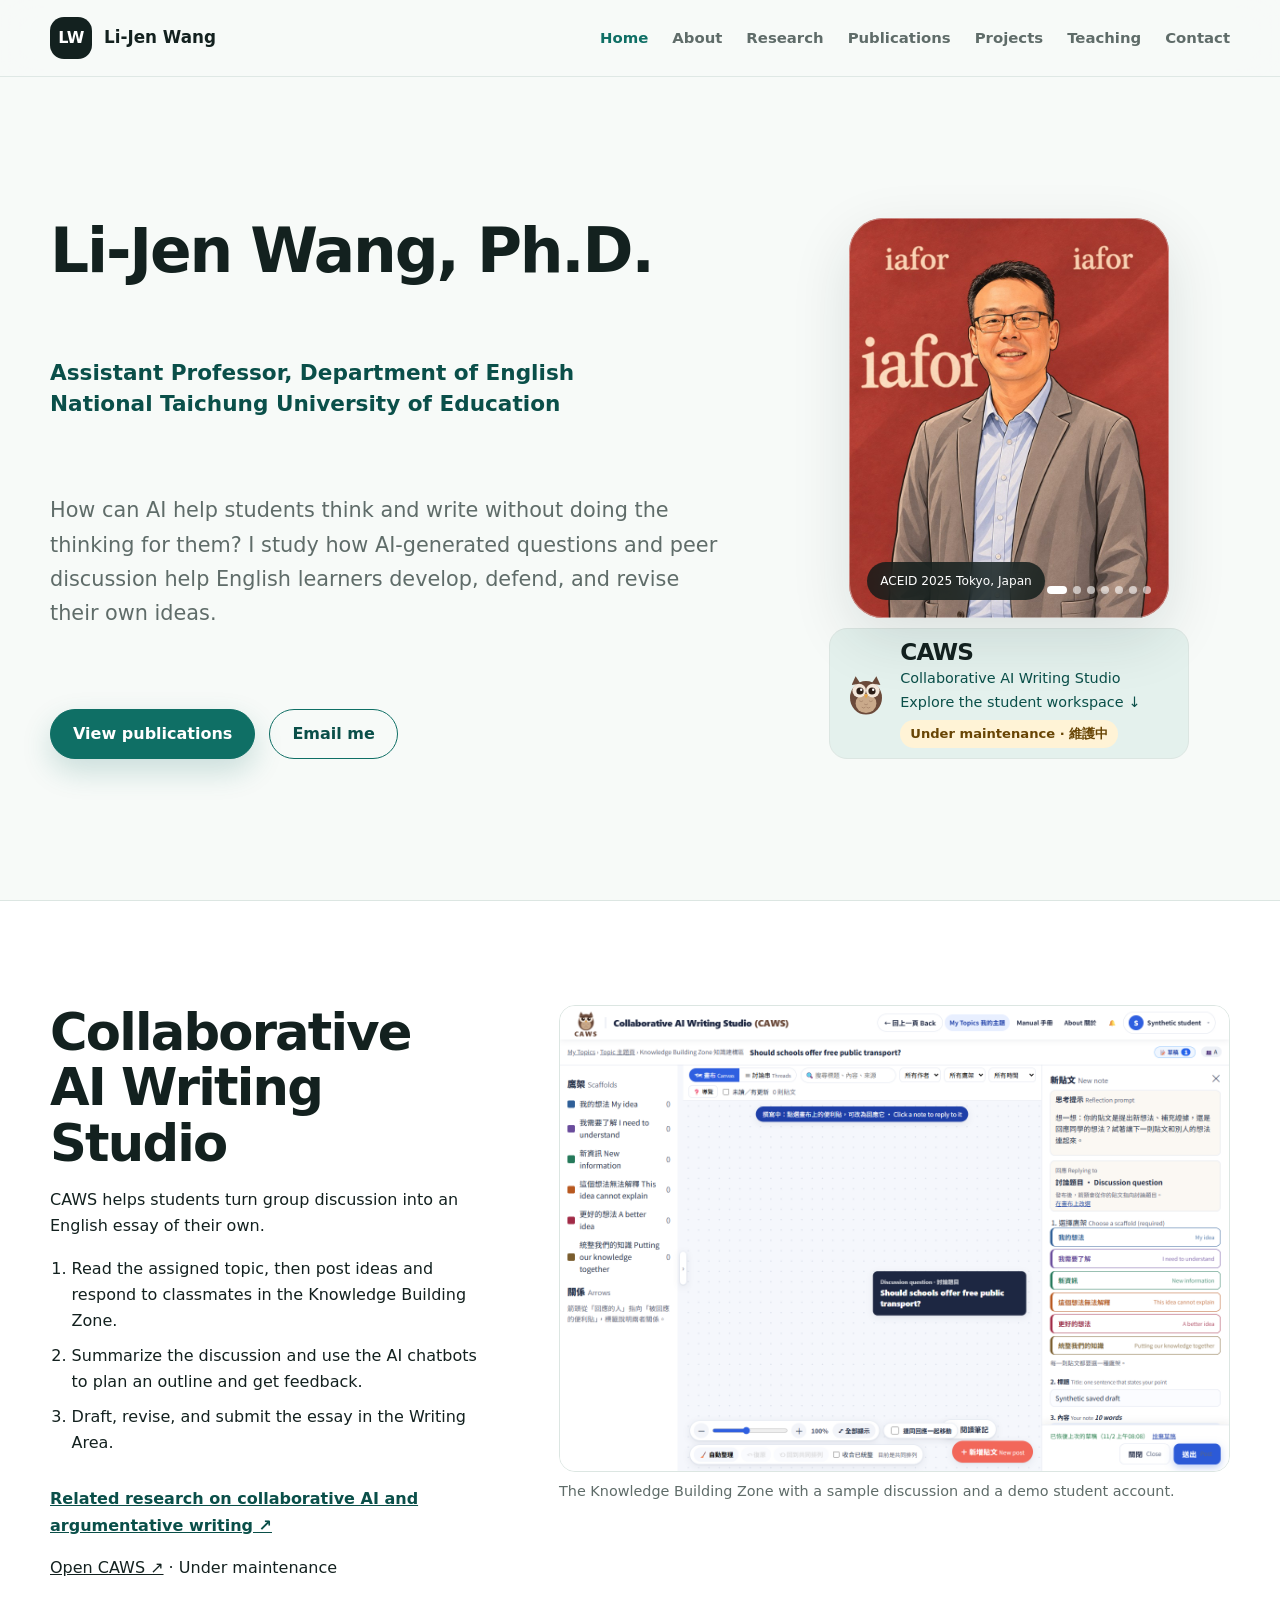
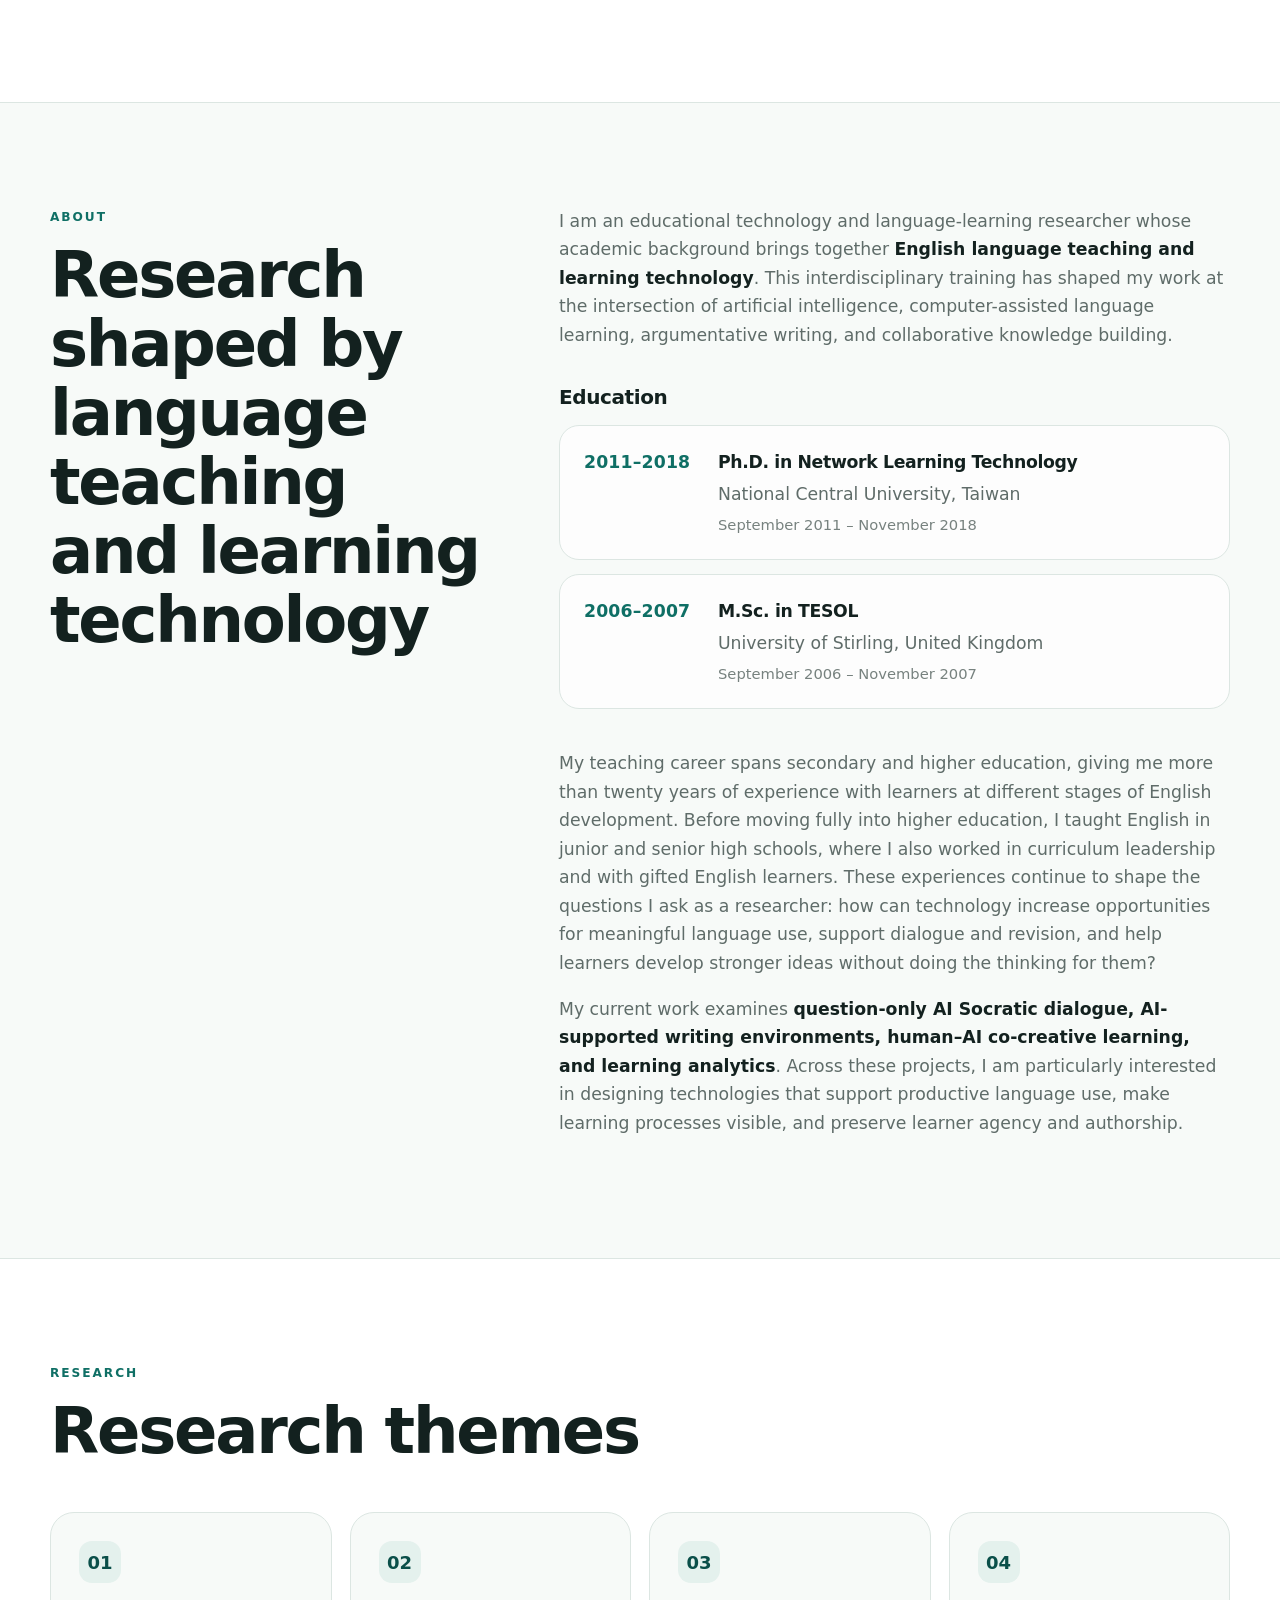
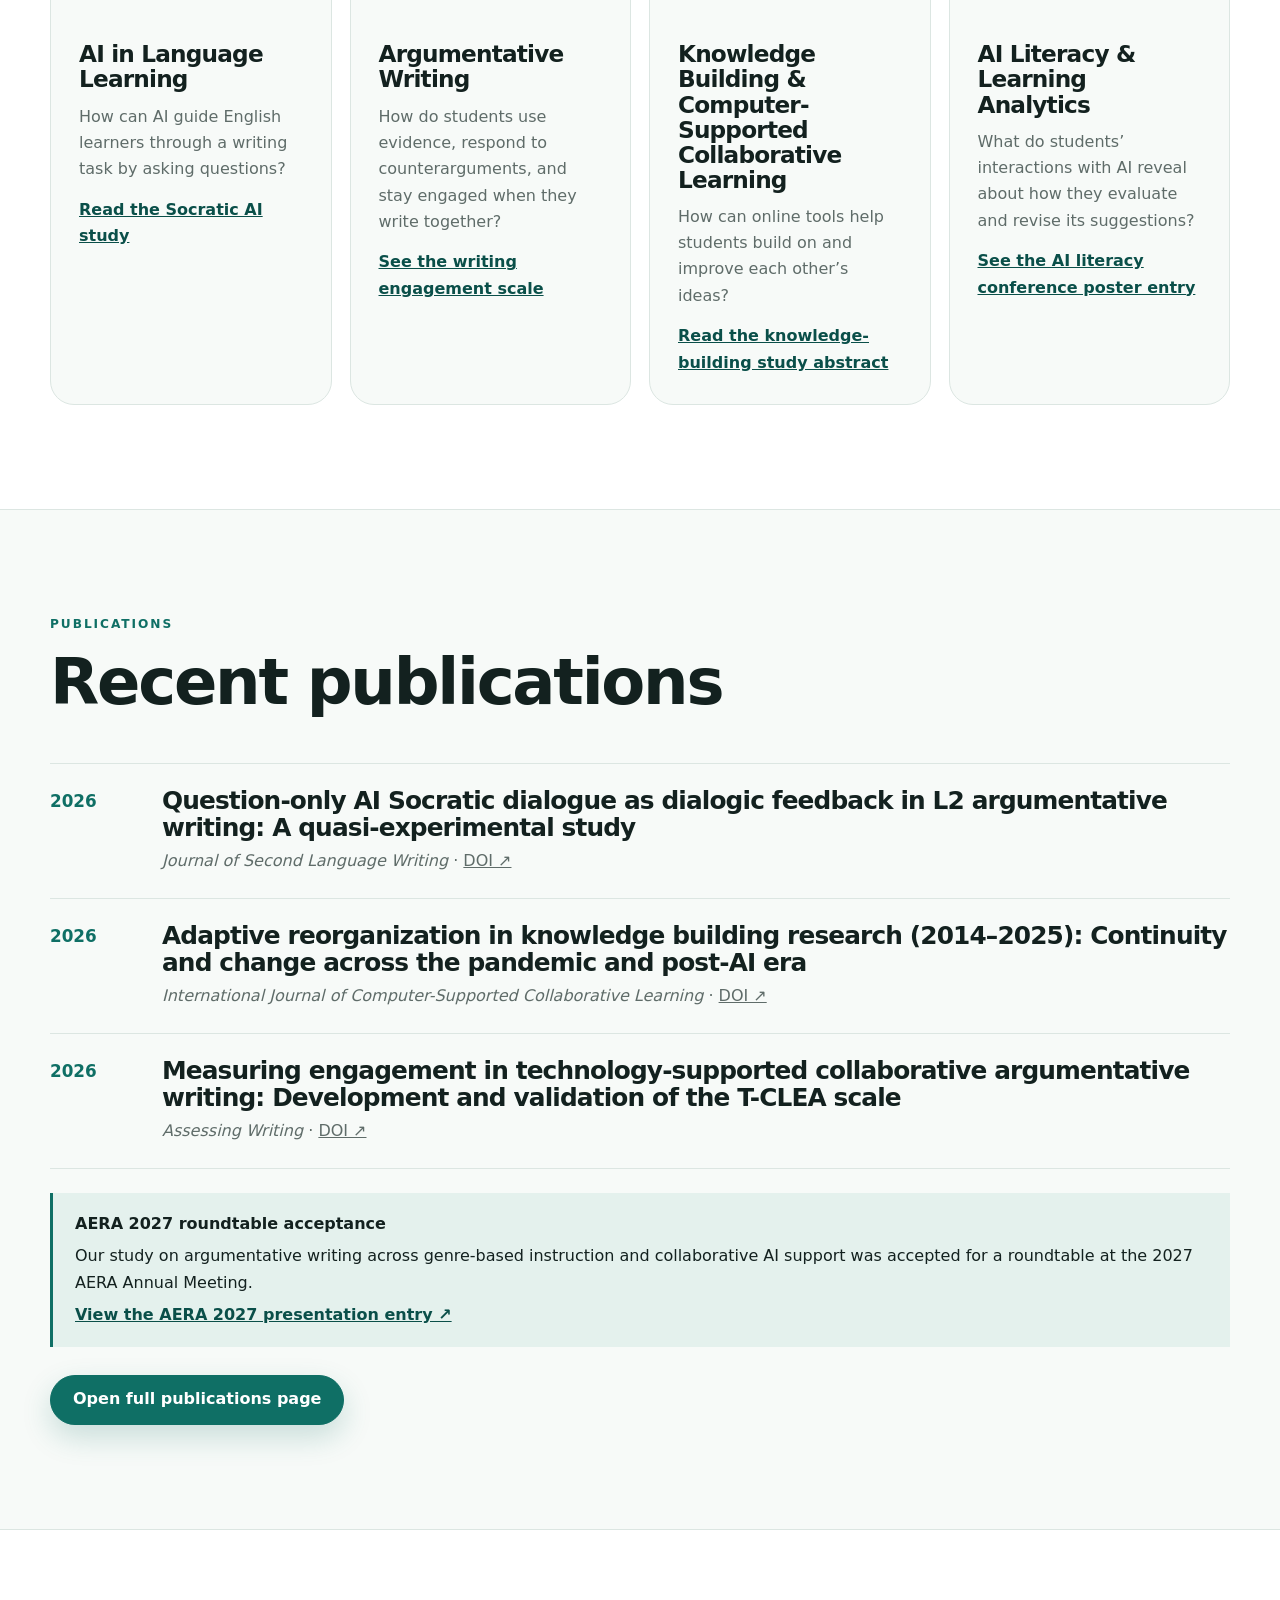
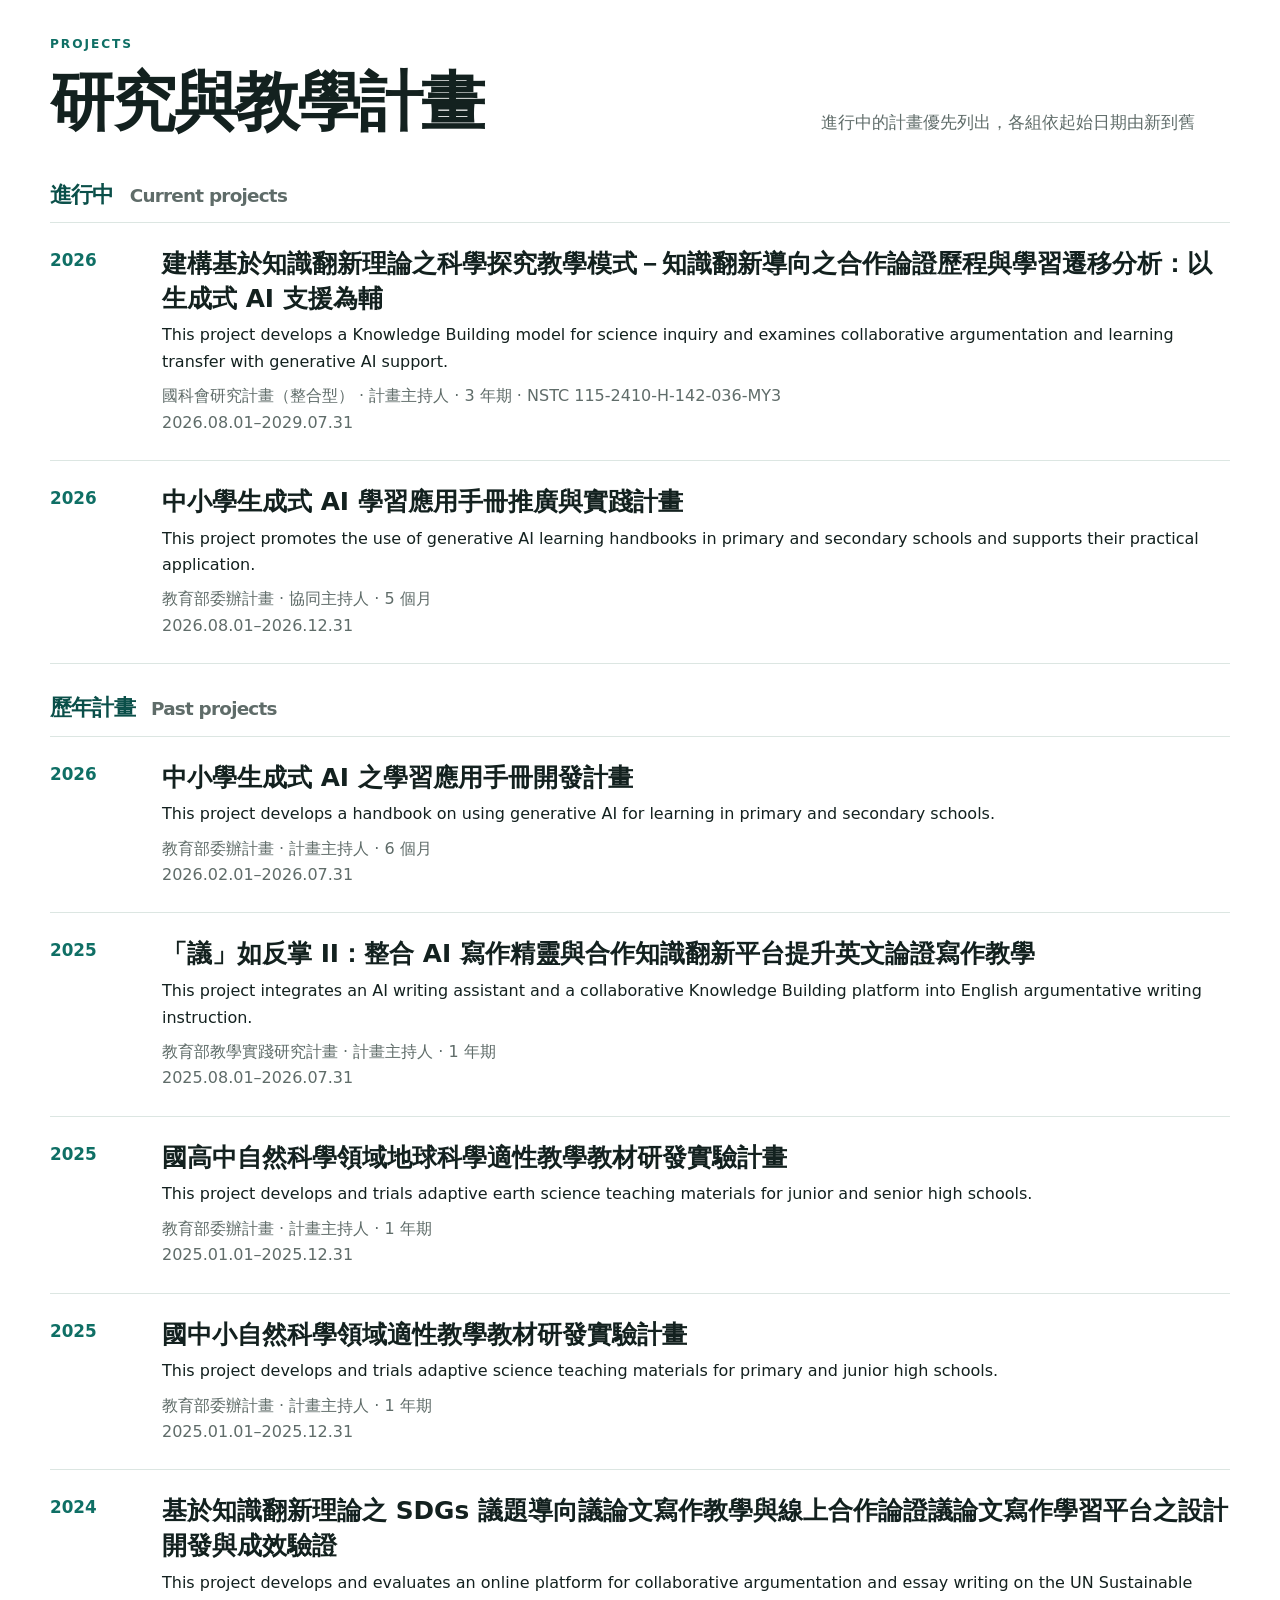
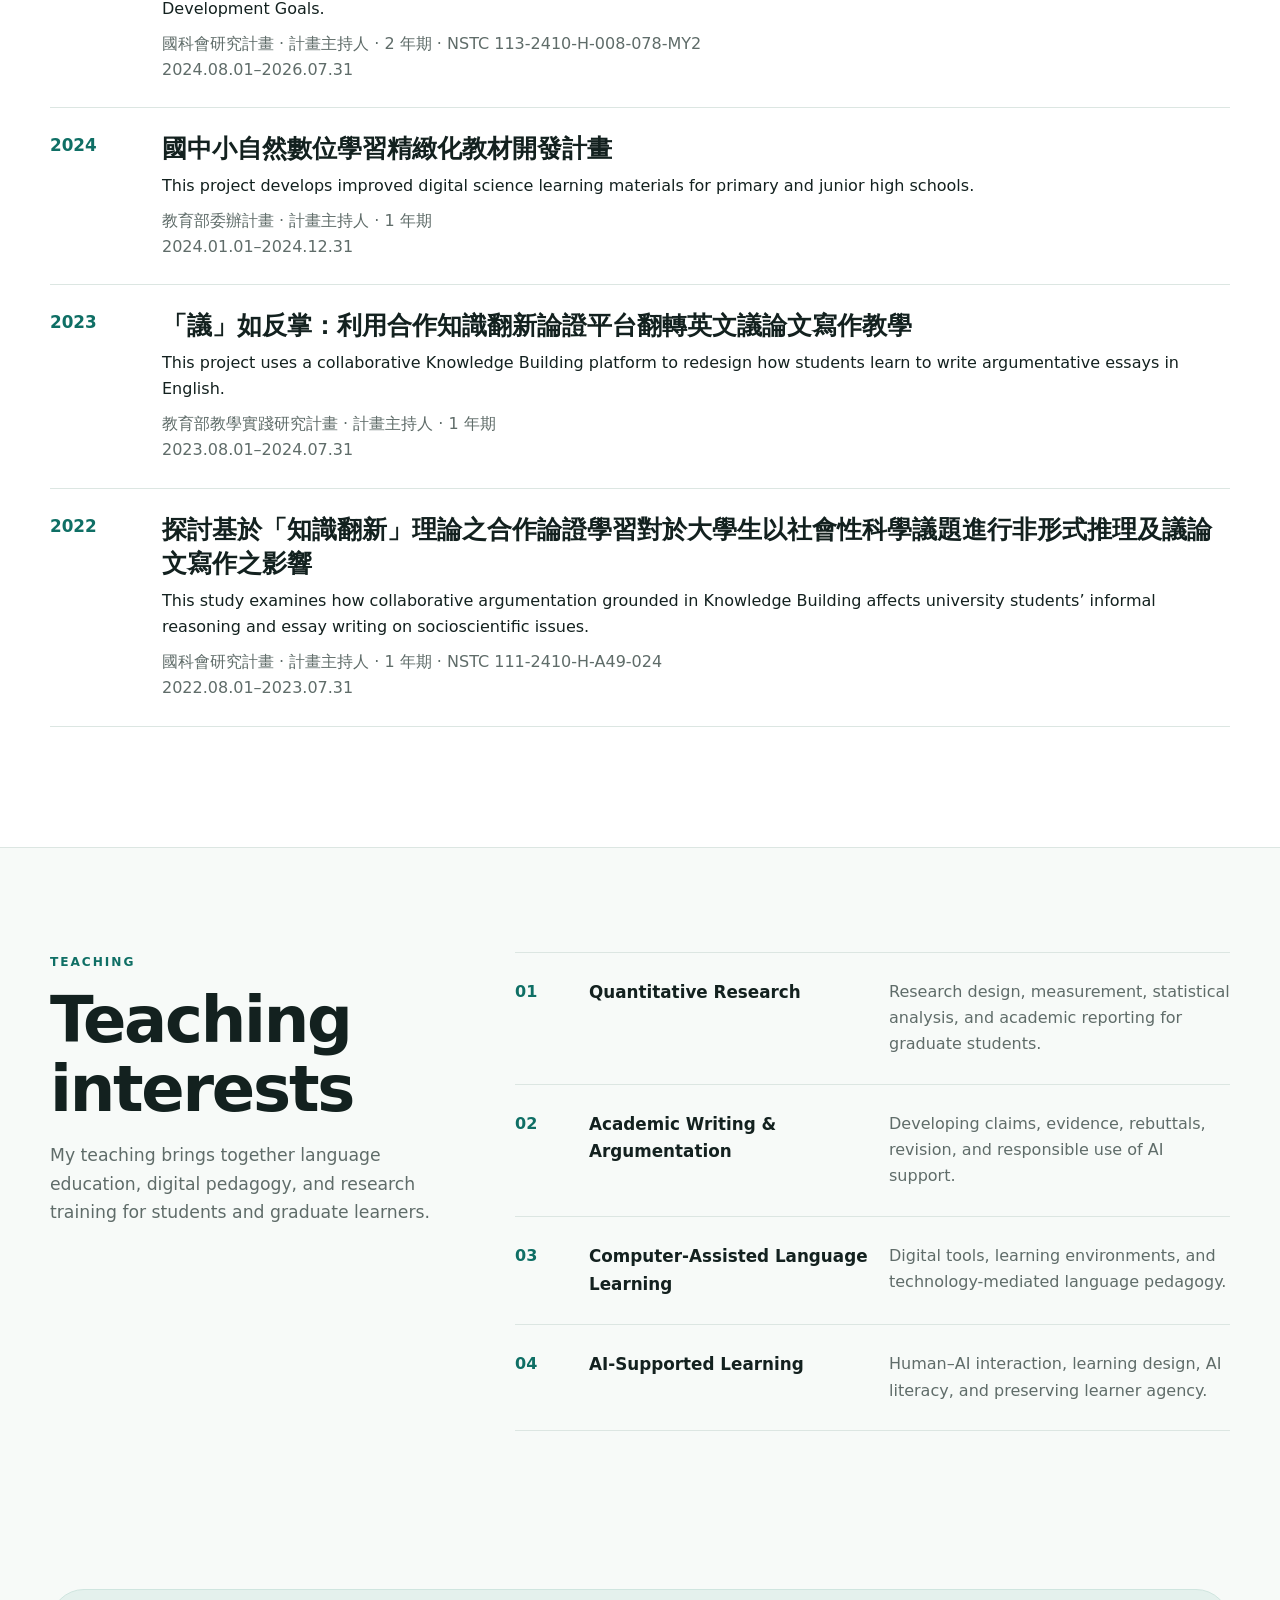
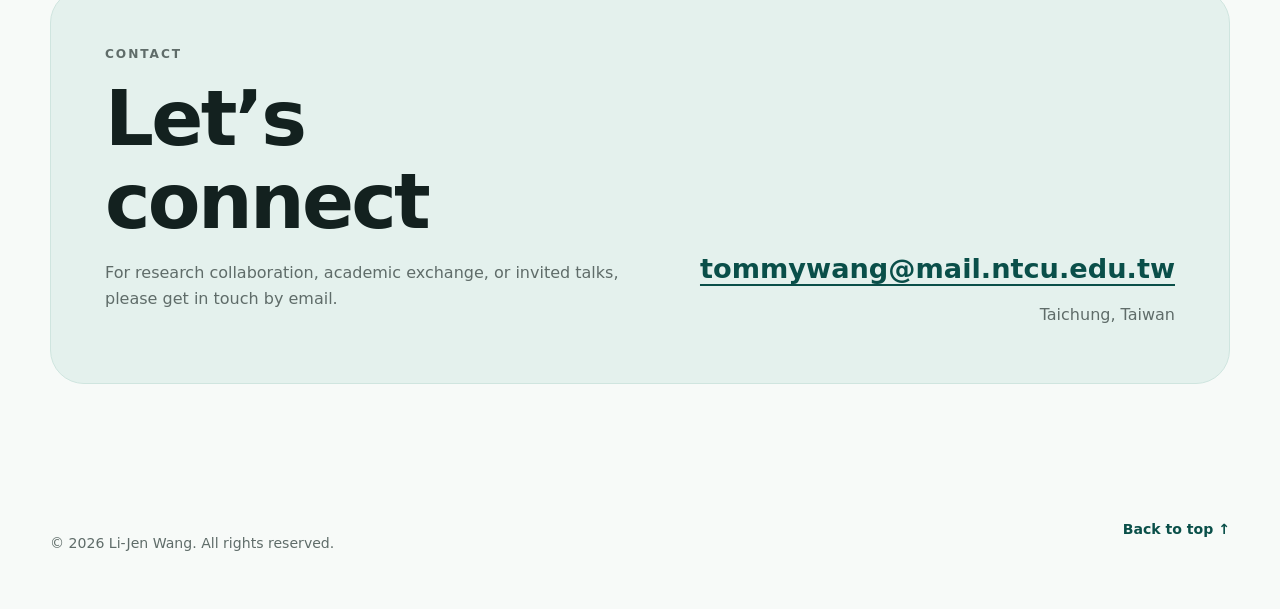
<file: index.html>
<!doctype html>
<html lang="en">
<head>
  <meta charset="utf-8">
  <meta name="viewport" content="width=device-width, initial-scale=1">
  <meta name="description" content="Academic website of Li-Jen Wang, researcher in AI in education, computer-assisted language learning, argumentative writing, and knowledge building.">
  <meta name="author" content="Li-Jen Wang">
  <meta property="og:title" content="Li-Jen Wang, Ph.D. | Academic Website">
  <meta property="og:description" content="AI in Education, CALL, Argumentative Writing, and Knowledge Building.">
  <meta property="og:type" content="website">
  <meta property="og:image" content="assets/profile.png">
  <title>Li-Jen Wang, Ph.D. | Academic Website</title>
  <link rel="icon" href="assets/favicon.svg" type="image/svg+xml">
  <link rel="stylesheet" href="assets/styles.css">
  <style>
    .caws-notice {
      display: flex;
      text-decoration: none;
      align-items: center;
      gap: clamp(12px, 3vw, 22px);
      margin-top: 24px;
      padding: 16px;
      border: 1px solid var(--line);
      border-radius: 18px;
      background: var(--teal-soft);
    }
    .caws-notice svg { flex: 0 0 auto; width: clamp(52px, 10vw, 76px); height: auto; }
    .caws-notice h2 { margin: 0; font-size: 1.45rem; }
    .caws-notice p { margin: 4px 0 0; color: var(--teal-dark); line-height: 1.4; }
    .caws-status {
      display: inline-block;
      margin-top: 8px;
      padding: 3px 10px;
      border-radius: 999px;
      background: #fff3d6;
      color: #684505;
      font-size: 0.82rem;
      font-weight: 750;
    }
    .hero h1 { font-size: clamp(2.6rem, 6vw, 5.5rem); }
    .hero-visual { min-width: 0; }
    .hero-visual .caws-notice { margin-top: 18px; }
    #projects .project-list { list-style: none; padding: 0; }
    #projects .preview-item { grid-template-columns: 86px minmax(0, 1fr); }
    #projects .project-group { margin-top: 32px; }
    #projects .project-group h3 { margin: 0; color: var(--teal-dark); font-size: 1.35rem; }
    #projects .project-group h3 span { margin-inline-start: .5em; color: var(--muted); font-size: .85em; }
    #projects .preview-item h4 {
      margin: 0 0 6px;
      font-size: clamp(1.15rem, 2.2vw, 1.55rem);
      line-height: 1.4;
    }
    #projects .preview-item p { overflow-wrap: anywhere; }
    #projects .preview-item .project-summary { margin-bottom: 8px; color: var(--ink); }
    @media (min-width: 981px) {
      .hero {
        display: grid;
        align-content: center;
        min-height: calc(100svh - 77px);
        padding: 12px 0;
      }
      .hero-grid { align-items: stretch; gap: clamp(32px, 5vw, 64px); }
      .hero-copy {
        display: flex;
        flex-direction: column;
        justify-content: space-between;
      }
      .hero-visual { display: flex; flex-direction: column; }
      .hero h1 { font-size: clamp(2.6rem, 4.8vw, 4.3rem); }
      .hero .role { margin-top: 14px; }
      .hero-text { margin-top: 16px; }
      .hero-actions { margin-top: 20px; }
      .hero-visual {
        justify-self: center;
        width: min(100%, 360px);
      }
      .hero-visual .portrait-card {
        margin-bottom: 10px;
        width: min(100%, 320px, max(136px, calc(80svh - 260px)));
        margin-inline: auto;
        transform: none;
      }
      .hero-visual .caws-notice { gap: 10px; margin-top: auto; padding: 10px 12px; }
      .hero-visual .caws-notice svg { width: 48px; }
      .hero-visual .caws-notice p { font-size: 0.9rem; }
    }
    @media (max-width: 680px) {
      #projects .preview-item { grid-template-columns: minmax(0, 1fr); }
    }
    /* portrait carousel */
    .portrait-carousel img { transition: opacity .8s ease; }
    .portrait-carousel img:not(:first-of-type) { position: absolute; inset: 0; height: 100%; }
    .portrait-carousel img:not(.is-active) { opacity: 0; }
    .portrait-carousel figcaption { z-index: 2; }
    .carousel-dots { position: absolute; right: 18px; bottom: 24px; z-index: 2; display: flex; gap: 6px; }
    .carousel-dots button { width: 8px; height: 8px; padding: 0; border: 0; border-radius: 999px; background: rgba(255,255,255,.6); cursor: pointer; transition: width .3s ease, background .3s ease; }
    .carousel-dots button[aria-current="true"] { width: 20px; background: #fff; }
    @media (prefers-reduced-motion: reduce) { .portrait-carousel img, .carousel-dots button { transition: none; } }
  </style>
</head>
<body id="home">
  <a class="skip-link" href="#main">Skip to content</a>
  <header class="site-header">
    <div class="container nav-wrap">
      <a class="brand" href="index.html#home" aria-label="Li-Jen Wang home" target="_blank" rel="noopener">
        <span class="brand-mark">LW</span>
        <span class="brand-text">Li-Jen Wang</span>
      </a>
      <nav class="nav" aria-label="Main navigation">
        <a class="active" href="#home">Home</a>
        <a href="#about">About</a>
        <a href="#research">Research</a>
        <a href="publications.html" target="_blank" rel="noopener">Publications</a>
        <a href="#projects">Projects</a>
        <a href="#teaching">Teaching</a>
        <a href="#contact">Contact</a>
      </nav>
    </div>
  </header>

  <main id="main">
    <section class="hero">
      <div class="container hero-grid">
        <div class="hero-copy">
          <h1>Li-Jen Wang, Ph.D.</h1>
          <p class="role">Assistant Professor, Department of English<br>National Taichung University of Education</p>
          <p class="hero-text">How can AI help students think and write without doing the thinking for them? I study how AI-generated questions and peer discussion help English learners develop, defend, and revise their own ideas.</p>
          <div class="hero-actions">
            <a class="button primary" href="publications.html" target="_blank" rel="noopener">View publications</a>
            <a class="button secondary" href="mailto:tommywang@mail.ntcu.edu.tw">Email me</a>
          </div>
        </div>
        <div class="hero-visual">
          <figure class="portrait-card portrait-carousel" aria-roledescription="carousel" aria-label="Illustrated portraits of Li-Jen Wang at academic events">
            <img class="is-active" src="assets/portraits/portrait-1-aceid2025-iafor-cartoon.jpg" alt="Illustrated portrait of Li-Jen Wang in front of the IAFOR backdrop at ACEID 2025" data-caption="ACEID 2025 Tokyo, Japan">
            <img src="assets/portraits/portrait-2-aceid2025-oral-cartoon.jpg" alt="Illustrated portrait of Li-Jen Wang beside presentation slides at ACEID 2025" data-caption="ACEID 2025 · Oral Presentation">
            <img src="assets/portraits/portrait-3-aceid2026-poster-cartoon.jpg" alt="Illustrated portrait of Li-Jen Wang beside a research poster at ACEID 2026" data-caption="ACEID 2026 · Poster Session">
            <img src="assets/portraits/portrait-4-nycu2024-judge-cartoon.jpg" alt="Illustrated portrait of Li-Jen Wang speaking with a microphone as a competition judge" data-caption="NYCU 2024 · Invited Judge">
            <img src="assets/portraits/portrait-5-ace2026-tokyo-cartoon.jpg" alt="Illustrated portrait of Li-Jen Wang in a dark suit at ACE 2026 in Tokyo" data-caption="ACE 2026 Tokyo, Japan">
            <img src="assets/portraits/nycu-3mt-2026-7707-cartoon.jpg" alt="Illustrated portrait of Li-Jen Wang holding a microphone at the 2026 NYCU Three Minute Thesis competition" data-caption="NYCU 3MT 2026">
            <img src="assets/portraits/nycu-3mt-2026-7722-cartoon.jpg" alt="Illustrated portrait of Li-Jen Wang standing beside the 2026 NYCU Three Minute Thesis competition poster" data-caption="NYCU 3MT 2026">
            <figcaption aria-live="polite">ACEID 2025 Tokyo, Japan</figcaption>
            <div class="carousel-dots"></div>
          </figure>
          <a class="caws-notice" href="#caws" aria-labelledby="caws-title caws-intro-link">
            <svg viewBox="0 0 120 120" width="76" height="76" aria-hidden="true" focusable="false">
              <ellipse cx="60" cy="72" rx="40" ry="42" fill="#6b4a3a"/>
              <path d="M24 40 L34 18 L46 36 Z" fill="#6b4a3a"/>
              <path d="M96 40 L86 18 L74 36 Z" fill="#6b4a3a"/>
              <ellipse cx="60" cy="86" rx="26" ry="24" fill="#c9a98a"/>
              <path d="M44 80 q4 4 8 0 M56 88 q4 4 8 0 M68 80 q4 4 8 0 M50 96 q4 4 8 0 M62 96 q4 4 8 0" stroke="#a5836a" stroke-width="2" fill="none" stroke-linecap="round"/>
              <circle cx="43" cy="54" r="17" fill="#f3e7da"/>
              <circle cx="77" cy="54" r="17" fill="#f3e7da"/>
              <circle cx="45" cy="55" r="9" fill="#2b1d16"/>
              <circle cx="75" cy="55" r="9" fill="#2b1d16"/>
              <circle cx="48" cy="52" r="3" fill="#fff"/>
              <circle cx="78" cy="52" r="3" fill="#fff"/>
              <path d="M55 64 L60 74 L65 64 Z" fill="#e8a33d"/>
            </svg>
            <div>
              <h2 id="caws-title">CAWS</h2>
              <p>Collaborative AI Writing Studio</p>
              <p id="caws-intro-link">Explore the student workspace ↓</p>
              <span class="caws-status">Under maintenance · <span lang="zh-Hant">維護中</span></span>
            </div>
          </a>
        </div>
      </div>
    </section>

    <section class="section alt" id="caws" aria-labelledby="caws-heading">
      <div class="container split caws-overview">
        <div>
          <h2 id="caws-heading">Collaborative AI Writing Studio</h2>
          <p>CAWS helps students turn group discussion into an English essay of their own.</p>
          <ol>
            <li>Read the assigned topic, then post ideas and respond to classmates in the Knowledge Building Zone.</li>
            <li>Summarize the discussion and use the AI chatbots to plan an outline and get feedback.</li>
            <li>Draft, revise, and submit the essay in the Writing Area.</li>
          </ol>
          <p><a class="research-link" href="publications.html#aera-2027" target="_blank" rel="noopener">Related research on collaborative AI and argumentative writing ↗</a></p>
          <p><a href="https://caws.lijenwang.com" target="_blank" rel="noopener">Open CAWS ↗</a> · Under maintenance</p>
        </div>
        <figure>
          <img src="assets/caws-student-workspace.png" width="1440" height="1000" loading="lazy" alt="The CAWS student workspace showing a discussion question and prompts for writing a new note.">
          <figcaption>The Knowledge Building Zone with a sample discussion and a demo student account.</figcaption>
        </figure>
      </div>
    </section>

    <section class="section" id="about">
      <div class="container split about-split">
        <div>
          <p class="section-kicker">About</p>
          <h2>Research shaped by language teaching and learning technology</h2>
        </div>
        <div class="prose about-prose">
          <p>I am an educational technology and language-learning researcher whose academic background brings together <strong>English language teaching and learning technology</strong>. This interdisciplinary training has shaped my work at the intersection of artificial intelligence, computer-assisted language learning, argumentative writing, and collaborative knowledge building.</p>

          <div class="education-block" aria-label="Education">
            <h3>Education</h3>
            <div class="education-list">
              <article class="education-card">
                <span class="education-date">2011–2018</span>
                <div>
                  <h4>Ph.D. in Network Learning Technology</h4>
                  <p>National Central University, Taiwan</p>
                  <p class="education-detail">September 2011 – November 2018</p>
                </div>
              </article>
              <article class="education-card">
                <span class="education-date">2006–2007</span>
                <div>
                  <h4>M.Sc. in TESOL</h4>
                  <p>University of Stirling, United Kingdom</p>
                  <p class="education-detail">September 2006 – November 2007</p>
                </div>
              </article>
            </div>
          </div>

          <p>My teaching career spans secondary and higher education, giving me more than twenty years of experience with learners at different stages of English development. Before moving fully into higher education, I taught English in junior and senior high schools, where I also worked in curriculum leadership and with gifted English learners. These experiences continue to shape the questions I ask as a researcher: how can technology increase opportunities for meaningful language use, support dialogue and revision, and help learners develop stronger ideas without doing the thinking for them?</p>

          <p>My current work examines <strong>question-only AI Socratic dialogue, AI-supported writing environments, human–AI co-creative learning, and learning analytics</strong>. Across these projects, I am particularly interested in designing technologies that support productive language use, make learning processes visible, and preserve learner agency and authorship.</p>
        </div>
      </div>
    </section>

    <section class="section alt" id="research">
      <div class="container">
        <p class="section-kicker">Research</p>
        <div class="section-heading-row">
          <h2>Research themes</h2>
        </div>
        <div class="card-grid research-grid">
          <article class="card">
            <span class="card-number">01</span>
            <h3>AI in Language Learning</h3>
            <p>How can AI guide English learners through a writing task by asking questions?</p>
            <a class="research-link" href="https://doi.org/10.1016/j.jslw.2026.101331" target="_blank" rel="noopener">Read the Socratic AI study</a>
          </article>
          <article class="card">
            <span class="card-number">02</span>
            <h3>Argumentative Writing</h3>
            <p>How do students use evidence, respond to counterarguments, and stay engaged when they write together?</p>
            <a class="research-link" href="https://doi.org/10.1016/j.asw.2026.101089" target="_blank" rel="noopener">See the writing engagement scale</a>
          </article>
          <article class="card">
            <span class="card-number">03</span>
            <h3>Knowledge Building &amp; Computer-Supported Collaborative Learning</h3>
            <p>How can online tools help students build on and improve each other’s ideas?</p>
            <a class="research-link" href="https://www.j-ets.net/collection/published-issues/26_3#:~:text=Advancing%20University%20EFL%20Students" target="_blank" rel="noopener">Read the knowledge-building study abstract</a>
          </article>
          <article class="card">
            <span class="card-number">04</span>
            <h3>AI Literacy & Learning Analytics</h3>
            <p>What do students’ interactions with AI reveal about how they evaluate and revise its suggestions?</p>
            <a class="research-link" href="publications.html#ai-literacy-ace-2026" target="_blank" rel="noopener">See the AI literacy conference poster entry</a>
          </article>
        </div>
      </div>
    </section>

    <section class="section" id="publications-preview">
      <div class="container">
        <p class="section-kicker">Publications</p>
        <div class="section-heading-row">
          <h2>Recent publications</h2>
        </div>
        <div class="pub-preview">
          <article class="preview-item">
            <div class="pub-year">2026</div>
            <div>
              <h3>Question-only AI Socratic dialogue as dialogic feedback in L2 argumentative writing: A quasi-experimental study</h3>
              <p><em>Journal of Second Language Writing</em> · <a href="https://doi.org/10.1016/j.jslw.2026.101331" aria-label="DOI for the Socratic AI dialogue study" target="_blank" rel="noopener">DOI ↗</a></p>
            </div>
          </article>
          <article class="preview-item">
            <div class="pub-year">2026</div>
            <div>
              <h3>Adaptive reorganization in knowledge building research (2014–2025): Continuity and change across the pandemic and post-AI era</h3>
              <p><em>International Journal of Computer-Supported Collaborative Learning</em> · <a href="https://doi.org/10.1007/s11412-026-09490-x" aria-label="DOI for the knowledge building research study" target="_blank" rel="noopener">DOI ↗</a></p>
            </div>
          </article>
          <article class="preview-item">
            <div class="pub-year">2026</div>
            <div>
              <h3>Measuring engagement in technology-supported collaborative argumentative writing: Development and validation of the T-CLEA scale</h3>
              <p><em>Assessing Writing</em> · <a href="https://doi.org/10.1016/j.asw.2026.101089" aria-label="DOI for the T-CLEA scale study" target="_blank" rel="noopener">DOI ↗</a></p>
            </div>
          </article>
        </div>
        <aside class="publication-news" aria-label="Recent news">
          <p><strong>AERA 2027 roundtable acceptance</strong></p>
          <p>Our study on argumentative writing across genre-based instruction and collaborative AI support was accepted for a roundtable at the 2027 AERA Annual Meeting.</p>
          <a href="publications.html#aera-2027" target="_blank" rel="noopener">View the AERA 2027 presentation entry ↗</a>
        </aside>
        <div class="hero-actions" style="margin-top:28px;">
          <a class="button primary" href="publications.html" target="_blank" rel="noopener">Open full publications page</a>
        </div>
      </div>
    </section>

    <section class="section alt" id="projects">
      <div class="container">
        <p class="section-kicker">Projects</p>
        <div lang="zh-Hant">
          <div class="section-heading-row">
            <h2>研究與教學計畫</h2>
            <p>進行中的計畫優先列出，各組依起始日期由新到舊</p>
          </div>
          <section class="project-group">
            <h3>進行中 <span lang="en">Current projects</span></h3>
            <ul class="pub-preview project-list" role="list">
              <li class="preview-item">
                <div class="pub-year">2026</div>
                <div>
                  <h4>建構基於知識翻新理論之科學探究教學模式－知識翻新導向之合作論證歷程與學習遷移分析：以生成式 AI 支援為輔</h4>
                  <p class="project-summary" lang="en">This project develops a Knowledge Building model for science inquiry and examines collaborative argumentation and learning transfer with generative AI support.</p>
                  <p>國科會研究計畫（整合型） · 計畫主持人 · 3 年期 · NSTC 115-2410-H-142-036-MY3</p>
                  <p>2026.08.01–2029.07.31</p>
                </div>
              </li>
              <li class="preview-item">
                <div class="pub-year">2026</div>
                <div>
                  <h4>中小學生成式 AI 學習應用手冊推廣與實踐計畫</h4>
                  <p class="project-summary" lang="en">This project promotes the use of generative AI learning handbooks in primary and secondary schools and supports their practical application.</p>
                  <p>教育部委辦計畫 · 協同主持人 · 5 個月</p>
                  <p>2026.08.01–2026.12.31</p>
                </div>
              </li>
            </ul>
          </section>
          <section class="project-group">
            <h3>歷年計畫 <span lang="en">Past projects</span></h3>
            <ul class="pub-preview project-list" role="list">
              <li class="preview-item">
                <div class="pub-year">2026</div>
                <div>
                  <h4>中小學生成式 AI 之學習應用手冊開發計畫</h4>
                  <p class="project-summary" lang="en">This project develops a handbook on using generative AI for learning in primary and secondary schools.</p>
                  <p>教育部委辦計畫 · 計畫主持人 · 6 個月</p>
                  <p>2026.02.01–2026.07.31</p>
                </div>
              </li>
              <li class="preview-item">
                <div class="pub-year">2025</div>
                <div>
                  <h4>「議」如反掌 II：整合 AI 寫作精靈與合作知識翻新平台提升英文論證寫作教學</h4>
                  <p class="project-summary" lang="en">This project integrates an AI writing assistant and a collaborative Knowledge Building platform into English argumentative writing instruction.</p>
                  <p>教育部教學實踐研究計畫 · 計畫主持人 · 1 年期</p>
                  <p>2025.08.01–2026.07.31</p>
                </div>
              </li>
              <li class="preview-item">
                <div class="pub-year">2025</div>
                <div>
                  <h4>國高中自然科學領域地球科學適性教學教材研發實驗計畫</h4>
                  <p class="project-summary" lang="en">This project develops and trials adaptive earth science teaching materials for junior and senior high schools.</p>
                  <p>教育部委辦計畫 · 計畫主持人 · 1 年期</p>
                  <p>2025.01.01–2025.12.31</p>
                </div>
              </li>
              <li class="preview-item">
                <div class="pub-year">2025</div>
                <div>
                  <h4>國中小自然科學領域適性教學教材研發實驗計畫</h4>
                  <p class="project-summary" lang="en">This project develops and trials adaptive science teaching materials for primary and junior high schools.</p>
                  <p>教育部委辦計畫 · 計畫主持人 · 1 年期</p>
                  <p>2025.01.01–2025.12.31</p>
                </div>
              </li>
              <li class="preview-item">
                <div class="pub-year">2024</div>
                <div>
                  <h4>基於知識翻新理論之 SDGs 議題導向議論文寫作教學與線上合作論證議論文寫作學習平台之設計開發與成效驗證</h4>
                  <p class="project-summary" lang="en">This project develops and evaluates an online platform for collaborative argumentation and essay writing on the UN Sustainable Development Goals.</p>
                  <p>國科會研究計畫 · 計畫主持人 · 2 年期 · NSTC 113-2410-H-008-078-MY2</p>
                  <p>2024.08.01–2026.07.31</p>
                </div>
              </li>
              <li class="preview-item">
                <div class="pub-year">2024</div>
                <div>
                  <h4>國中小自然數位學習精緻化教材開發計畫</h4>
                  <p class="project-summary" lang="en">This project develops improved digital science learning materials for primary and junior high schools.</p>
                  <p>教育部委辦計畫 · 計畫主持人 · 1 年期</p>
                  <p>2024.01.01–2024.12.31</p>
                </div>
              </li>
              <li class="preview-item">
                <div class="pub-year">2023</div>
                <div>
                  <h4>「議」如反掌：利用合作知識翻新論證平台翻轉英文議論文寫作教學</h4>
                  <p class="project-summary" lang="en">This project uses a collaborative Knowledge Building platform to redesign how students learn to write argumentative essays in English.</p>
                  <p>教育部教學實踐研究計畫 · 計畫主持人 · 1 年期</p>
                  <p>2023.08.01–2024.07.31</p>
                </div>
              </li>
              <li class="preview-item">
                <div class="pub-year">2022</div>
                <div>
                  <h4>探討基於「知識翻新」理論之合作論證學習對於大學生以社會性科學議題進行非形式推理及議論文寫作之影響</h4>
                  <p class="project-summary" lang="en">This study examines how collaborative argumentation grounded in Knowledge Building affects university students’ informal reasoning and essay writing on socioscientific issues.</p>
                  <p>國科會研究計畫 · 計畫主持人 · 1 年期 · NSTC 111-2410-H-A49-024</p>
                  <p>2022.08.01–2023.07.31</p>
                </div>
              </li>
            </ul>
          </section>
        </div>
      </div>
    </section>

    <section class="section" id="teaching">
      <div class="container teaching-layout">
        <div>
          <p class="section-kicker">Teaching</p>
          <h2>Teaching interests</h2>
          <p class="lead">My teaching brings together language education, digital pedagogy, and research training for students and graduate learners.</p>
        </div>
        <div class="teaching-list">
          <div><span>01</span><strong>Quantitative Research</strong><p>Research design, measurement, statistical analysis, and academic reporting for graduate students.</p></div>
          <div><span>02</span><strong>Academic Writing & Argumentation</strong><p>Developing claims, evidence, rebuttals, revision, and responsible use of AI support.</p></div>
          <div><span>03</span><strong>Computer-Assisted Language Learning</strong><p>Digital tools, learning environments, and technology-mediated language pedagogy.</p></div>
          <div><span>04</span><strong>AI-Supported Learning</strong><p>Human–AI interaction, learning design, AI literacy, and preserving learner agency.</p></div>
        </div>
      </div>
    </section>

    <section class="section contact-section" id="contact">
      <div class="container contact-card">
        <div>
          <p class="section-kicker">Contact</p>
          <h2>Let’s connect</h2>
          <p>For research collaboration, academic exchange, or invited talks, please get in touch by email.</p>
        </div>
        <div class="contact-links">
          <a href="mailto:tommywang@mail.ntcu.edu.tw">tommywang@mail.ntcu.edu.tw</a>
          <p>Taichung, Taiwan</p>
        </div>
      </div>
    </section>
  </main>

  <footer class="site-footer">
    <div class="container footer-row">
      <p>© 2026 Li-Jen Wang. All rights reserved.</p>
      <a href="#home">Back to top ↑</a>
    </div>
  </footer>
  <script>
    (function () {
      var card = document.querySelector('.portrait-carousel');
      if (!card) return;
      var slides = card.querySelectorAll('img');
      var caption = card.querySelector('figcaption');
      var dotsBox = card.querySelector('.carousel-dots');
      var index = 0, timer = null, DELAY = 3000;
      var dots = Array.prototype.map.call(slides, function (img, i) {
        var b = document.createElement('button');
        b.type = 'button';
        b.setAttribute('aria-label', 'Show portrait ' + (i + 1) + ': ' + img.dataset.caption);
        b.addEventListener('click', function () { show(i); restart(); });
        dotsBox.appendChild(b);
        return b;
      });
      function show(i) {
        index = (i + slides.length) % slides.length;
        slides.forEach(function (s, n) { s.classList.toggle('is-active', n === index); });
        dots.forEach(function (d, n) { d.setAttribute('aria-current', n === index ? 'true' : 'false'); });
        caption.textContent = slides[index].dataset.caption;
      }
      function restart() {
        clearInterval(timer);
        timer = setInterval(function () { show(index + 1); }, DELAY);
      }
      show(0);
      restart();
    })();
  </script>
</body>
</html>
</file>
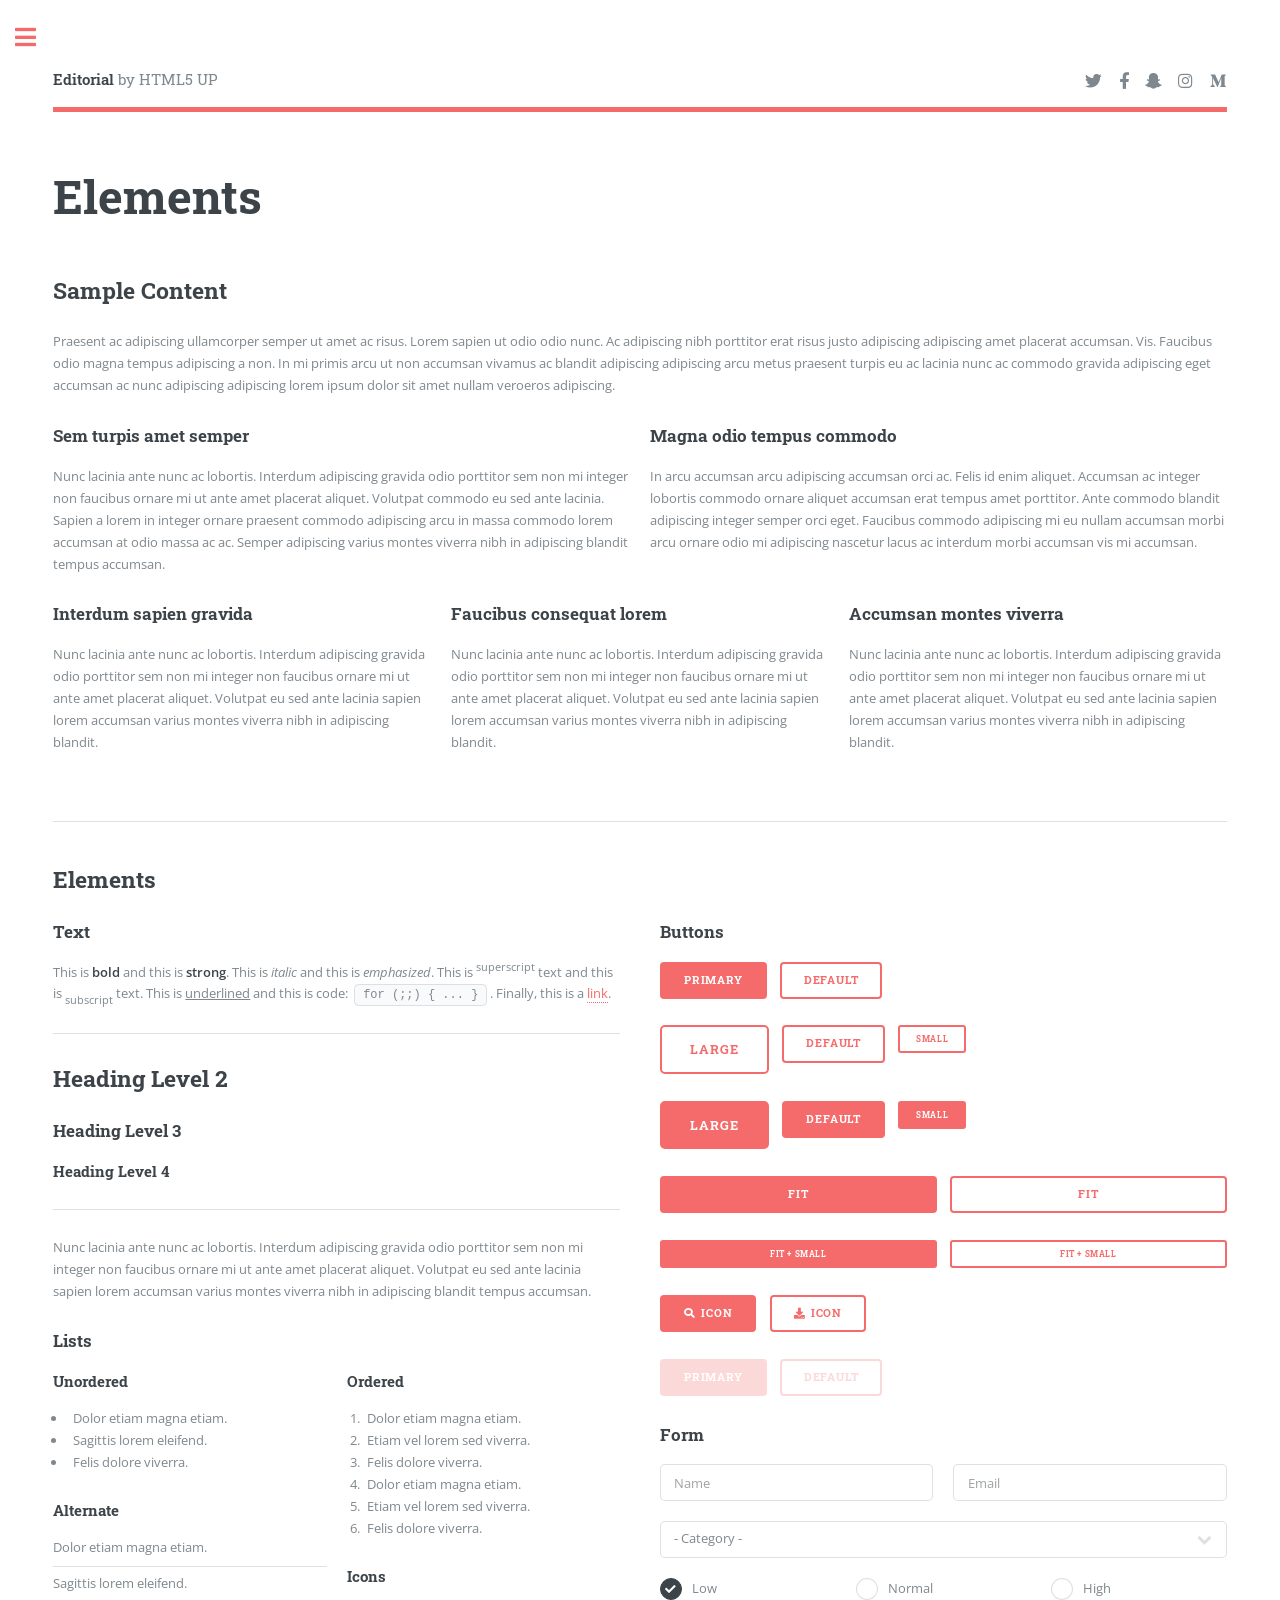
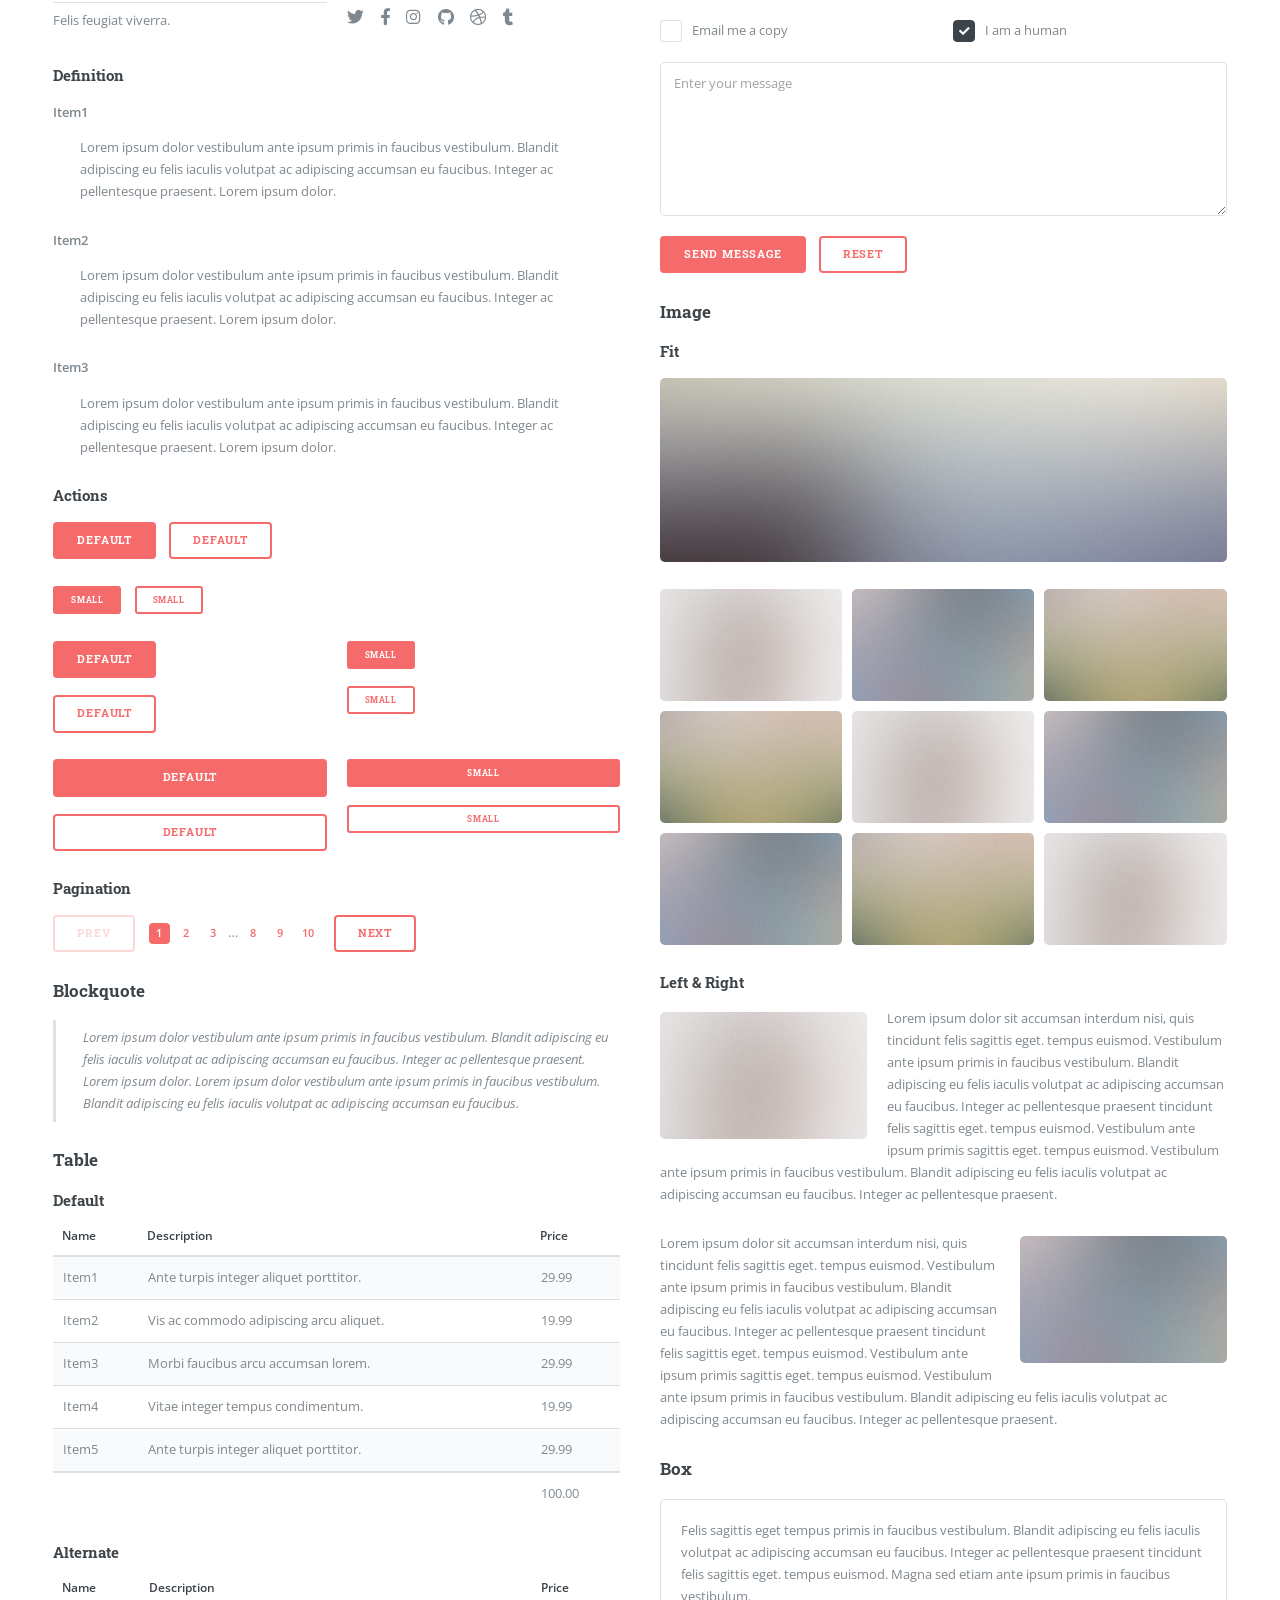
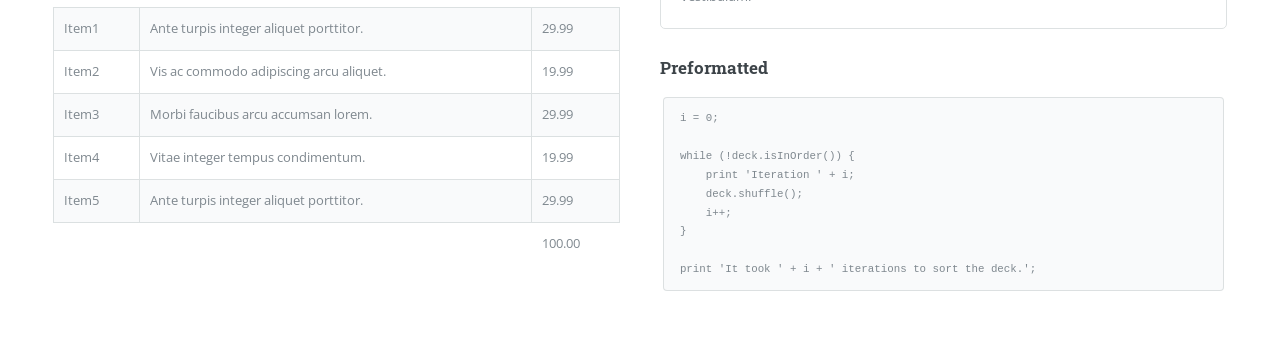
<file: elements.html>
<!DOCTYPE HTML>
<!--
	Editorial by HTML5 UP
	html5up.net | @ajlkn
	Free for personal and commercial use under the CCA 3.0 license (html5up.net/license)
-->
<html>
	<head>
		<title>Elements - Editorial by HTML5 UP</title>
		<meta charset="utf-8" />
		<meta name="viewport" content="width=device-width, initial-scale=1, user-scalable=no" />
		<link rel="stylesheet" href="assets/css/main.css" />
	</head>
	<body class="is-preload">

		<!-- Wrapper -->
			<div id="wrapper">

				<!-- Main -->
					<div id="main">
						<div class="inner">

							<!-- Header -->
								<header id="header">
									<a href="index.html" class="logo"><strong>Editorial</strong> by HTML5 UP</a>
									<ul class="icons">
										<li><a href="#" class="icon brands fa-twitter"><span class="label">Twitter</span></a></li>
										<li><a href="#" class="icon brands fa-facebook-f"><span class="label">Facebook</span></a></li>
										<li><a href="#" class="icon brands fa-snapchat-ghost"><span class="label">Snapchat</span></a></li>
										<li><a href="#" class="icon brands fa-instagram"><span class="label">Instagram</span></a></li>
										<li><a href="#" class="icon brands fa-medium-m"><span class="label">Medium</span></a></li>
									</ul>
								</header>

							<!-- Content -->
								<section>
									<header class="main">
										<h1>Elements</h1>
									</header>

									<!-- Content -->
										<h2 id="content">Sample Content</h2>
										<p>Praesent ac adipiscing ullamcorper semper ut amet ac risus. Lorem sapien ut odio odio nunc. Ac adipiscing nibh porttitor erat risus justo adipiscing adipiscing amet placerat accumsan. Vis. Faucibus odio magna tempus adipiscing a non. In mi primis arcu ut non accumsan vivamus ac blandit adipiscing adipiscing arcu metus praesent turpis eu ac lacinia nunc ac commodo gravida adipiscing eget accumsan ac nunc adipiscing adipiscing lorem ipsum dolor sit amet nullam veroeros adipiscing.</p>
										<div class="row">
											<div class="col-6 col-12-small">
												<h3>Sem turpis amet semper</h3>
												<p>Nunc lacinia ante nunc ac lobortis. Interdum adipiscing gravida odio porttitor sem non mi integer non faucibus ornare mi ut ante amet placerat aliquet. Volutpat commodo eu sed ante lacinia. Sapien a lorem in integer ornare praesent commodo adipiscing arcu in massa commodo lorem accumsan at odio massa ac ac. Semper adipiscing varius montes viverra nibh in adipiscing blandit tempus accumsan.</p>
											</div>
											<div class="col-6 col-12-small">
												<h3>Magna odio tempus commodo</h3>
												<p>In arcu accumsan arcu adipiscing accumsan orci ac. Felis id enim aliquet. Accumsan ac integer lobortis commodo ornare aliquet accumsan erat tempus amet porttitor. Ante commodo blandit adipiscing integer semper orci eget. Faucibus commodo adipiscing mi eu nullam accumsan morbi arcu ornare odio mi adipiscing nascetur lacus ac interdum morbi accumsan vis mi accumsan.</p>
											</div>
											<!-- Break -->
											<div class="col-4 col-12-medium">
												<h3>Interdum sapien gravida</h3>
												<p>Nunc lacinia ante nunc ac lobortis. Interdum adipiscing gravida odio porttitor sem non mi integer non faucibus ornare mi ut ante amet placerat aliquet. Volutpat eu sed ante lacinia sapien lorem accumsan varius montes viverra nibh in adipiscing blandit.</p>
											</div>
											<div class="col-4 col-12-medium">
												<h3>Faucibus consequat lorem</h3>
												<p>Nunc lacinia ante nunc ac lobortis. Interdum adipiscing gravida odio porttitor sem non mi integer non faucibus ornare mi ut ante amet placerat aliquet. Volutpat eu sed ante lacinia sapien lorem accumsan varius montes viverra nibh in adipiscing blandit.</p>
											</div>
											<div class="col-4 col-12-medium">
												<h3>Accumsan montes viverra</h3>
												<p>Nunc lacinia ante nunc ac lobortis. Interdum adipiscing gravida odio porttitor sem non mi integer non faucibus ornare mi ut ante amet placerat aliquet. Volutpat eu sed ante lacinia sapien lorem accumsan varius montes viverra nibh in adipiscing blandit.</p>
											</div>
										</div>

									<hr class="major" />

									<!-- Elements -->
										<h2 id="elements">Elements</h2>
										<div class="row gtr-200">
											<div class="col-6 col-12-medium">

												<!-- Text stuff -->
													<h3>Text</h3>
													<p>This is <b>bold</b> and this is <strong>strong</strong>. This is <i>italic</i> and this is <em>emphasized</em>.
													This is <sup>superscript</sup> text and this is <sub>subscript</sub> text.
													This is <u>underlined</u> and this is code: <code>for (;;) { ... }</code>.
													Finally, this is a <a href="#">link</a>.</p>
													<hr />
													<h2>Heading Level 2</h2>
													<h3>Heading Level 3</h3>
													<h4>Heading Level 4</h4>
													<hr />
													<p>Nunc lacinia ante nunc ac lobortis. Interdum adipiscing gravida odio porttitor sem non mi integer non faucibus ornare mi ut ante amet placerat aliquet. Volutpat eu sed ante lacinia sapien lorem accumsan varius montes viverra nibh in adipiscing blandit tempus accumsan.</p>

												<!-- Lists -->
													<h3>Lists</h3>
													<div class="row">
														<div class="col-6 col-12-small">

															<h4>Unordered</h4>
															<ul>
																<li>Dolor etiam magna etiam.</li>
																<li>Sagittis lorem eleifend.</li>
																<li>Felis dolore viverra.</li>
															</ul>

															<h4>Alternate</h4>
															<ul class="alt">
																<li>Dolor etiam magna etiam.</li>
																<li>Sagittis lorem eleifend.</li>
																<li>Felis feugiat viverra.</li>
															</ul>

														</div>
														<div class="col-6 col-12-small">

															<h4>Ordered</h4>
															<ol>
																<li>Dolor etiam magna etiam.</li>
																<li>Etiam vel lorem sed viverra.</li>
																<li>Felis dolore viverra.</li>
																<li>Dolor etiam magna etiam.</li>
																<li>Etiam vel lorem sed viverra.</li>
																<li>Felis dolore viverra.</li>
															</ol>

															<h4>Icons</h4>
															<ul class="icons">
																<li><a href="#" class="icon brands fa-twitter"><span class="label">Twitter</span></a></li>
																<li><a href="#" class="icon brands fa-facebook-f"><span class="label">Facebook</span></a></li>
																<li><a href="#" class="icon brands fa-instagram"><span class="label">Instagram</span></a></li>
																<li><a href="#" class="icon brands fa-github"><span class="label">Github</span></a></li>
																<li><a href="#" class="icon brands fa-dribbble"><span class="label">Dribbble</span></a></li>
																<li><a href="#" class="icon brands fa-tumblr"><span class="label">Tumblr</span></a></li>
															</ul>

														</div>
													</div>
													<h4>Definition</h4>
													<dl>
														<dt>Item1</dt>
														<dd>
															<p>Lorem ipsum dolor vestibulum ante ipsum primis in faucibus vestibulum. Blandit adipiscing eu felis iaculis volutpat ac adipiscing accumsan eu faucibus. Integer ac pellentesque praesent. Lorem ipsum dolor.</p>
														</dd>
														<dt>Item2</dt>
														<dd>
															<p>Lorem ipsum dolor vestibulum ante ipsum primis in faucibus vestibulum. Blandit adipiscing eu felis iaculis volutpat ac adipiscing accumsan eu faucibus. Integer ac pellentesque praesent. Lorem ipsum dolor.</p>
														</dd>
														<dt>Item3</dt>
														<dd>
															<p>Lorem ipsum dolor vestibulum ante ipsum primis in faucibus vestibulum. Blandit adipiscing eu felis iaculis volutpat ac adipiscing accumsan eu faucibus. Integer ac pellentesque praesent. Lorem ipsum dolor.</p>
														</dd>
													</dl>

													<h4>Actions</h4>
													<ul class="actions">
														<li><a href="#" class="button primary">Default</a></li>
														<li><a href="#" class="button">Default</a></li>
													</ul>
													<ul class="actions small">
														<li><a href="#" class="button primary small">Small</a></li>
														<li><a href="#" class="button small">Small</a></li>
													</ul>
													<div class="row">
														<div class="col-6 col-12-small">
															<ul class="actions stacked">
																<li><a href="#" class="button primary">Default</a></li>
																<li><a href="#" class="button">Default</a></li>
															</ul>
														</div>
														<div class="col-6 col-12-small">
															<ul class="actions stacked">
																<li><a href="#" class="button primary small">Small</a></li>
																<li><a href="#" class="button small">Small</a></li>
															</ul>
														</div>
														<div class="col-6 col-12-small">
															<ul class="actions stacked">
																<li><a href="#" class="button primary fit">Default</a></li>
																<li><a href="#" class="button fit">Default</a></li>
															</ul>
														</div>
														<div class="col-6 col-12-small">
															<ul class="actions stacked">
																<li><a href="#" class="button primary small fit">Small</a></li>
																<li><a href="#" class="button small fit">Small</a></li>
															</ul>
														</div>
													</div>

													<h4>Pagination</h4>
													<ul class="pagination">
														<li><span class="button disabled">Prev</span></li>
														<li><a href="#" class="page active">1</a></li>
														<li><a href="#" class="page">2</a></li>
														<li><a href="#" class="page">3</a></li>
														<li><span>&hellip;</span></li>
														<li><a href="#" class="page">8</a></li>
														<li><a href="#" class="page">9</a></li>
														<li><a href="#" class="page">10</a></li>
														<li><a href="#" class="button">Next</a></li>
													</ul>

												<!-- Blockquote -->
													<h3>Blockquote</h3>
													<blockquote>Lorem ipsum dolor vestibulum ante ipsum primis in faucibus vestibulum. Blandit adipiscing eu felis iaculis volutpat ac adipiscing accumsan eu faucibus. Integer ac pellentesque praesent. Lorem ipsum dolor. Lorem ipsum dolor vestibulum ante ipsum primis in faucibus vestibulum. Blandit adipiscing eu felis iaculis volutpat ac adipiscing accumsan eu faucibus.</blockquote>

												<!-- Table -->
													<h3>Table</h3>

													<h4>Default</h4>
													<div class="table-wrapper">
														<table>
															<thead>
																<tr>
																	<th>Name</th>
																	<th>Description</th>
																	<th>Price</th>
																</tr>
															</thead>
															<tbody>
																<tr>
																	<td>Item1</td>
																	<td>Ante turpis integer aliquet porttitor.</td>
																	<td>29.99</td>
																</tr>
																<tr>
																	<td>Item2</td>
																	<td>Vis ac commodo adipiscing arcu aliquet.</td>
																	<td>19.99</td>
																</tr>
																<tr>
																	<td>Item3</td>
																	<td> Morbi faucibus arcu accumsan lorem.</td>
																	<td>29.99</td>
																</tr>
																<tr>
																	<td>Item4</td>
																	<td>Vitae integer tempus condimentum.</td>
																	<td>19.99</td>
																</tr>
																<tr>
																	<td>Item5</td>
																	<td>Ante turpis integer aliquet porttitor.</td>
																	<td>29.99</td>
																</tr>
															</tbody>
															<tfoot>
																<tr>
																	<td colspan="2"></td>
																	<td>100.00</td>
																</tr>
															</tfoot>
														</table>
													</div>

													<h4>Alternate</h4>
													<div class="table-wrapper">
														<table class="alt">
															<thead>
																<tr>
																	<th>Name</th>
																	<th>Description</th>
																	<th>Price</th>
																</tr>
															</thead>
															<tbody>
																<tr>
																	<td>Item1</td>
																	<td>Ante turpis integer aliquet porttitor.</td>
																	<td>29.99</td>
																</tr>
																<tr>
																	<td>Item2</td>
																	<td>Vis ac commodo adipiscing arcu aliquet.</td>
																	<td>19.99</td>
																</tr>
																<tr>
																	<td>Item3</td>
																	<td> Morbi faucibus arcu accumsan lorem.</td>
																	<td>29.99</td>
																</tr>
																<tr>
																	<td>Item4</td>
																	<td>Vitae integer tempus condimentum.</td>
																	<td>19.99</td>
																</tr>
																<tr>
																	<td>Item5</td>
																	<td>Ante turpis integer aliquet porttitor.</td>
																	<td>29.99</td>
																</tr>
															</tbody>
															<tfoot>
																<tr>
																	<td colspan="2"></td>
																	<td>100.00</td>
																</tr>
															</tfoot>
														</table>
													</div>

											</div>
											<div class="col-6 col-12-medium">

												<!-- Buttons -->
													<h3>Buttons</h3>
													<ul class="actions">
														<li><a href="#" class="button primary">Primary</a></li>
														<li><a href="#" class="button">Default</a></li>
													</ul>
													<ul class="actions">
														<li><a href="#" class="button large">Large</a></li>
														<li><a href="#" class="button">Default</a></li>
														<li><a href="#" class="button small">Small</a></li>
													</ul>
													<ul class="actions">
														<li><a href="#" class="button primary large">Large</a></li>
														<li><a href="#" class="button primary">Default</a></li>
														<li><a href="#" class="button primary small">Small</a></li>
													</ul>
													<ul class="actions fit">
														<li><a href="#" class="button primary fit">Fit</a></li>
														<li><a href="#" class="button fit">Fit</a></li>
													</ul>
													<ul class="actions fit small">
														<li><a href="#" class="button primary fit small">Fit + Small</a></li>
														<li><a href="#" class="button fit small">Fit + Small</a></li>
													</ul>
													<ul class="actions">
														<li><a href="#" class="button primary icon solid fa-search">Icon</a></li>
														<li><a href="#" class="button icon solid fa-download">Icon</a></li>
													</ul>
													<ul class="actions">
														<li><span class="button primary disabled">Primary</span></li>
														<li><span class="button disabled">Default</span></li>
													</ul>

												<!-- Form -->
													<h3>Form</h3>

													<form method="post" action="#">
														<div class="row gtr-uniform">
															<div class="col-6 col-12-xsmall">
																<input type="text" name="demo-name" id="demo-name" value="" placeholder="Name" />
															</div>
															<div class="col-6 col-12-xsmall">
																<input type="email" name="demo-email" id="demo-email" value="" placeholder="Email" />
															</div>
															<!-- Break -->
															<div class="col-12">
																<select name="demo-category" id="demo-category">
																	<option value="">- Category -</option>
																	<option value="1">Manufacturing</option>
																	<option value="1">Shipping</option>
																	<option value="1">Administration</option>
																	<option value="1">Human Resources</option>
																</select>
															</div>
															<!-- Break -->
															<div class="col-4 col-12-small">
																<input type="radio" id="demo-priority-low" name="demo-priority" checked>
																<label for="demo-priority-low">Low</label>
															</div>
															<div class="col-4 col-12-small">
																<input type="radio" id="demo-priority-normal" name="demo-priority">
																<label for="demo-priority-normal">Normal</label>
															</div>
															<div class="col-4 col-12-small">
																<input type="radio" id="demo-priority-high" name="demo-priority">
																<label for="demo-priority-high">High</label>
															</div>
															<!-- Break -->
															<div class="col-6 col-12-small">
																<input type="checkbox" id="demo-copy" name="demo-copy">
																<label for="demo-copy">Email me a copy</label>
															</div>
															<div class="col-6 col-12-small">
																<input type="checkbox" id="demo-human" name="demo-human" checked>
																<label for="demo-human">I am a human</label>
															</div>
															<!-- Break -->
															<div class="col-12">
																<textarea name="demo-message" id="demo-message" placeholder="Enter your message" rows="6"></textarea>
															</div>
															<!-- Break -->
															<div class="col-12">
																<ul class="actions">
																	<li><input type="submit" value="Send Message" class="primary" /></li>
																	<li><input type="reset" value="Reset" /></li>
																</ul>
															</div>
														</div>
													</form>

												<!-- Image -->
													<h3>Image</h3>

													<h4>Fit</h4>
													<span class="image fit"><img src="images/pic11.jpg" alt="" /></span>
													<div class="box alt">
														<div class="row gtr-50 gtr-uniform">
															<div class="col-4"><span class="image fit"><img src="images/pic01.jpg" alt="" /></span></div>
															<div class="col-4"><span class="image fit"><img src="images/pic02.jpg" alt="" /></span></div>
															<div class="col-4"><span class="image fit"><img src="images/pic03.jpg" alt="" /></span></div>
															<!-- Break -->
															<div class="col-4"><span class="image fit"><img src="images/pic03.jpg" alt="" /></span></div>
															<div class="col-4"><span class="image fit"><img src="images/pic01.jpg" alt="" /></span></div>
															<div class="col-4"><span class="image fit"><img src="images/pic02.jpg" alt="" /></span></div>
															<!-- Break -->
															<div class="col-4"><span class="image fit"><img src="images/pic02.jpg" alt="" /></span></div>
															<div class="col-4"><span class="image fit"><img src="images/pic03.jpg" alt="" /></span></div>
															<div class="col-4"><span class="image fit"><img src="images/pic01.jpg" alt="" /></span></div>
														</div>
													</div>

													<h4>Left &amp; Right</h4>
													<p><span class="image left"><img src="images/pic01.jpg" alt="" /></span>Lorem ipsum dolor sit accumsan interdum nisi, quis tincidunt felis sagittis eget. tempus euismod. Vestibulum ante ipsum primis in faucibus vestibulum. Blandit adipiscing eu felis iaculis volutpat ac adipiscing accumsan eu faucibus. Integer ac pellentesque praesent tincidunt felis sagittis eget. tempus euismod. Vestibulum ante ipsum primis sagittis eget. tempus euismod. Vestibulum ante ipsum primis in faucibus vestibulum. Blandit adipiscing eu felis iaculis volutpat ac adipiscing accumsan eu faucibus. Integer ac pellentesque praesent.</p>
													<p><span class="image right"><img src="images/pic02.jpg" alt="" /></span>Lorem ipsum dolor sit accumsan interdum nisi, quis tincidunt felis sagittis eget. tempus euismod. Vestibulum ante ipsum primis in faucibus vestibulum. Blandit adipiscing eu felis iaculis volutpat ac adipiscing accumsan eu faucibus. Integer ac pellentesque praesent tincidunt felis sagittis eget. tempus euismod. Vestibulum ante ipsum primis sagittis eget. tempus euismod. Vestibulum ante ipsum primis in faucibus vestibulum. Blandit adipiscing eu felis iaculis volutpat ac adipiscing accumsan eu faucibus. Integer ac pellentesque praesent.</p>

												<!-- Box -->
													<h3>Box</h3>
													<div class="box">
														<p>Felis sagittis eget tempus primis in faucibus vestibulum. Blandit adipiscing eu felis iaculis volutpat ac adipiscing accumsan eu faucibus. Integer ac pellentesque praesent tincidunt felis sagittis eget. tempus euismod. Magna sed etiam ante ipsum primis in faucibus vestibulum.</p>
													</div>

												<!-- Preformatted Code -->
													<h3>Preformatted</h3>
													<pre><code>i = 0;

while (!deck.isInOrder()) {
    print 'Iteration ' + i;
    deck.shuffle();
    i++;
}

print 'It took ' + i + ' iterations to sort the deck.';
</code></pre>

											</div>
										</div>

								</section>

						</div>
					</div>

				<!-- Sidebar -->
					<div id="sidebar">
						<div class="inner">

							<!-- Search -->
								<section id="search" class="alt">
									<form method="post" action="#">
										<input type="text" name="query" id="query" placeholder="Search" />
									</form>
								</section>

							<!-- Menu -->
								<nav id="menu">
									<header class="major">
										<h2>Menu</h2>
									</header>
									<ul>
										<li><a href="index.html">Homepage</a></li>
										<li><a href="generic.html">Generic</a></li>
										<li><a href="elements.html">Elements</a></li>
										<li>
											<span class="opener">Submenu</span>
											<ul>
												<li><a href="#">Lorem Dolor</a></li>
												<li><a href="#">Ipsum Adipiscing</a></li>
												<li><a href="#">Tempus Magna</a></li>
												<li><a href="#">Feugiat Veroeros</a></li>
											</ul>
										</li>
										<li><a href="#">Etiam Dolore</a></li>
										<li><a href="#">Adipiscing</a></li>
										<li>
											<span class="opener">Another Submenu</span>
											<ul>
												<li><a href="#">Lorem Dolor</a></li>
												<li><a href="#">Ipsum Adipiscing</a></li>
												<li><a href="#">Tempus Magna</a></li>
												<li><a href="#">Feugiat Veroeros</a></li>
											</ul>
										</li>
										<li><a href="#">Maximus Erat</a></li>
										<li><a href="#">Sapien Mauris</a></li>
										<li><a href="#">Amet Lacinia</a></li>
									</ul>
								</nav>

							<!-- Section -->
								<section>
									<header class="major">
										<h2>Ante interdum</h2>
									</header>
									<div class="mini-posts">
										<article>
											<a href="#" class="image"><img src="images/pic07.jpg" alt="" /></a>
											<p>Aenean ornare velit lacus, ac varius enim lorem ullamcorper dolore aliquam.</p>
										</article>
										<article>
											<a href="#" class="image"><img src="images/pic08.jpg" alt="" /></a>
											<p>Aenean ornare velit lacus, ac varius enim lorem ullamcorper dolore aliquam.</p>
										</article>
										<article>
											<a href="#" class="image"><img src="images/pic09.jpg" alt="" /></a>
											<p>Aenean ornare velit lacus, ac varius enim lorem ullamcorper dolore aliquam.</p>
										</article>
									</div>
									<ul class="actions">
										<li><a href="#" class="button">More</a></li>
									</ul>
								</section>

							<!-- Section -->
								<section>
									<header class="major">
										<h2>Get in touch</h2>
									</header>
									<p>Sed varius enim lorem ullamcorper dolore aliquam aenean ornare velit lacus, ac varius enim lorem ullamcorper dolore. Proin sed aliquam facilisis ante interdum. Sed nulla amet lorem feugiat tempus aliquam.</p>
									<ul class="contact">
										<li class="icon solid fa-envelope"><a href="#">information@untitled.tld</a></li>
										<li class="icon solid fa-phone">(000) 000-0000</li>
										<li class="icon solid fa-home">1234 Somewhere Road #8254<br />
										Nashville, TN 00000-0000</li>
									</ul>
								</section>

							<!-- Footer -->
								<footer id="footer">
									<p class="copyright">&copy; Untitled. All rights reserved. Demo Images: <a href="https://unsplash.com">Unsplash</a>. Design: <a href="https://html5up.net">HTML5 UP</a>.</p>
								</footer>

						</div>
					</div>

			</div>

		<!-- Scripts -->
			<script src="assets/js/jquery.min.js"></script>
			<script src="assets/js/browser.min.js"></script>
			<script src="assets/js/breakpoints.min.js"></script>
			<script src="assets/js/util.js"></script>
			<script src="assets/js/main.js"></script>

	</body>
</html>
</file>
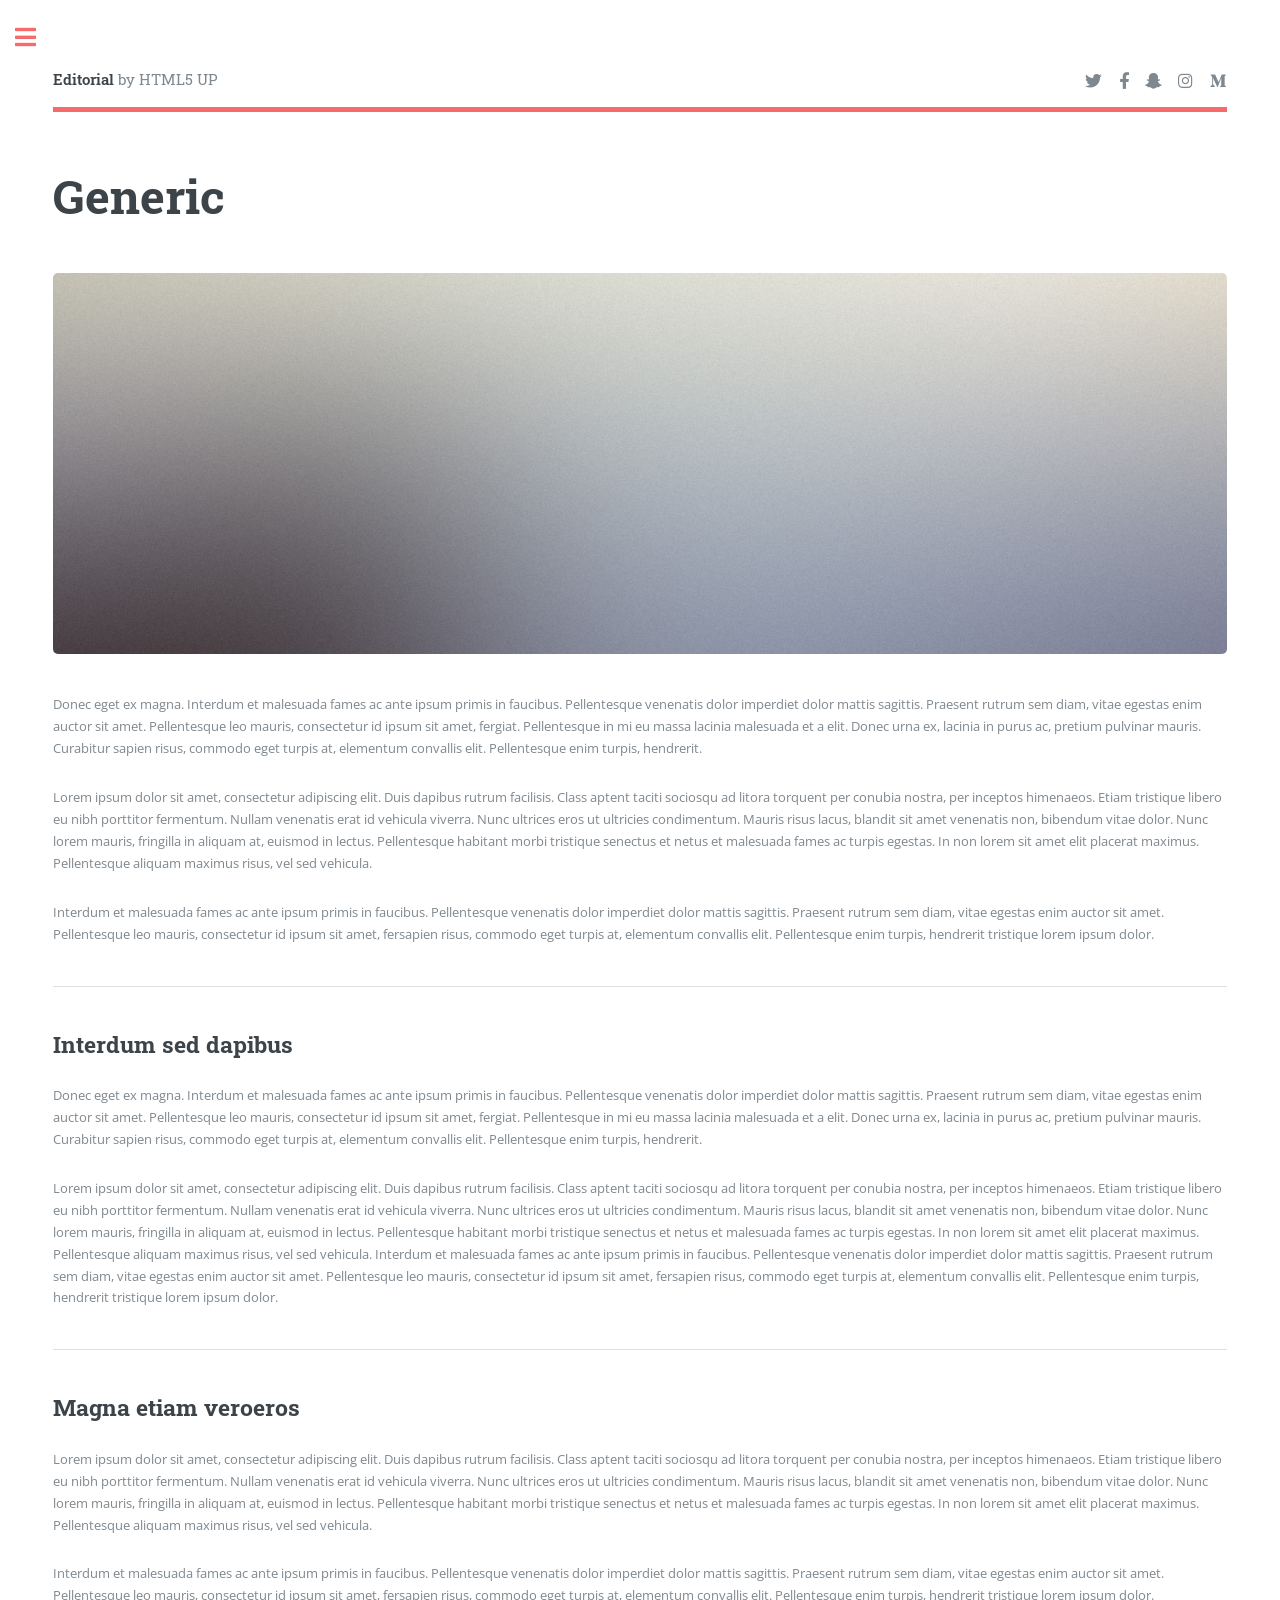
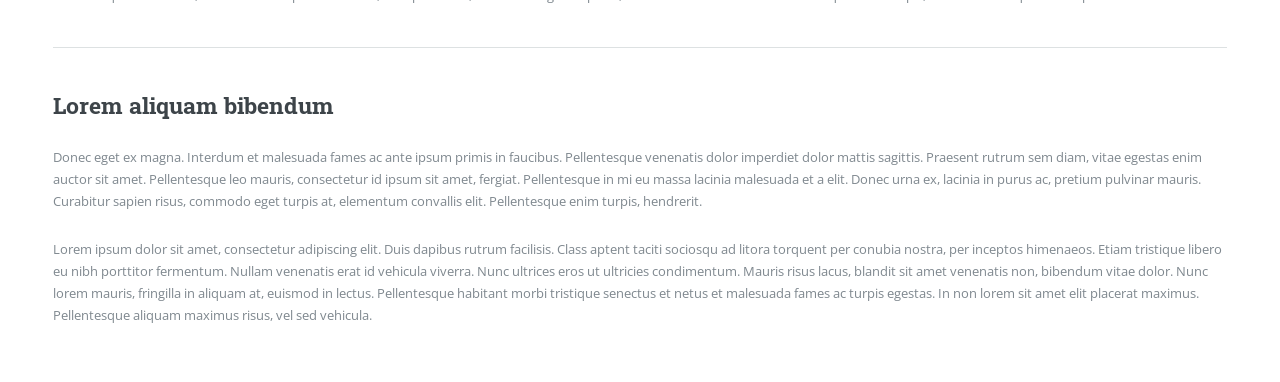
<file: generic.html>
<!DOCTYPE HTML>
<!--
	Editorial by HTML5 UP
	html5up.net | @ajlkn
	Free for personal and commercial use under the CCA 3.0 license (html5up.net/license)
-->
<html>
	<head>
		<title>Generic - Editorial by HTML5 UP</title>
		<meta charset="utf-8" />
		<meta name="viewport" content="width=device-width, initial-scale=1, user-scalable=no" />
		<link rel="stylesheet" href="assets/css/main.css" />
	</head>
	<body class="is-preload">

		<!-- Wrapper -->
			<div id="wrapper">

				<!-- Main -->
					<div id="main">
						<div class="inner">

							<!-- Header -->
								<header id="header">
									<a href="index.html" class="logo"><strong>Editorial</strong> by HTML5 UP</a>
									<ul class="icons">
										<li><a href="#" class="icon brands fa-twitter"><span class="label">Twitter</span></a></li>
										<li><a href="#" class="icon brands fa-facebook-f"><span class="label">Facebook</span></a></li>
										<li><a href="#" class="icon brands fa-snapchat-ghost"><span class="label">Snapchat</span></a></li>
										<li><a href="#" class="icon brands fa-instagram"><span class="label">Instagram</span></a></li>
										<li><a href="#" class="icon brands fa-medium-m"><span class="label">Medium</span></a></li>
									</ul>
								</header>

							<!-- Content -->
								<section>
									<header class="main">
										<h1>Generic</h1>
									</header>

									<span class="image main"><img src="images/pic11.jpg" alt="" /></span>

									<p>Donec eget ex magna. Interdum et malesuada fames ac ante ipsum primis in faucibus. Pellentesque venenatis dolor imperdiet dolor mattis sagittis. Praesent rutrum sem diam, vitae egestas enim auctor sit amet. Pellentesque leo mauris, consectetur id ipsum sit amet, fergiat. Pellentesque in mi eu massa lacinia malesuada et a elit. Donec urna ex, lacinia in purus ac, pretium pulvinar mauris. Curabitur sapien risus, commodo eget turpis at, elementum convallis elit. Pellentesque enim turpis, hendrerit.</p>
									<p>Lorem ipsum dolor sit amet, consectetur adipiscing elit. Duis dapibus rutrum facilisis. Class aptent taciti sociosqu ad litora torquent per conubia nostra, per inceptos himenaeos. Etiam tristique libero eu nibh porttitor fermentum. Nullam venenatis erat id vehicula viverra. Nunc ultrices eros ut ultricies condimentum. Mauris risus lacus, blandit sit amet venenatis non, bibendum vitae dolor. Nunc lorem mauris, fringilla in aliquam at, euismod in lectus. Pellentesque habitant morbi tristique senectus et netus et malesuada fames ac turpis egestas. In non lorem sit amet elit placerat maximus. Pellentesque aliquam maximus risus, vel sed vehicula.</p>
									<p>Interdum et malesuada fames ac ante ipsum primis in faucibus. Pellentesque venenatis dolor imperdiet dolor mattis sagittis. Praesent rutrum sem diam, vitae egestas enim auctor sit amet. Pellentesque leo mauris, consectetur id ipsum sit amet, fersapien risus, commodo eget turpis at, elementum convallis elit. Pellentesque enim turpis, hendrerit tristique lorem ipsum dolor.</p>

									<hr class="major" />

									<h2>Interdum sed dapibus</h2>
									<p>Donec eget ex magna. Interdum et malesuada fames ac ante ipsum primis in faucibus. Pellentesque venenatis dolor imperdiet dolor mattis sagittis. Praesent rutrum sem diam, vitae egestas enim auctor sit amet. Pellentesque leo mauris, consectetur id ipsum sit amet, fergiat. Pellentesque in mi eu massa lacinia malesuada et a elit. Donec urna ex, lacinia in purus ac, pretium pulvinar mauris. Curabitur sapien risus, commodo eget turpis at, elementum convallis elit. Pellentesque enim turpis, hendrerit.</p>
									<p>Lorem ipsum dolor sit amet, consectetur adipiscing elit. Duis dapibus rutrum facilisis. Class aptent taciti sociosqu ad litora torquent per conubia nostra, per inceptos himenaeos. Etiam tristique libero eu nibh porttitor fermentum. Nullam venenatis erat id vehicula viverra. Nunc ultrices eros ut ultricies condimentum. Mauris risus lacus, blandit sit amet venenatis non, bibendum vitae dolor. Nunc lorem mauris, fringilla in aliquam at, euismod in lectus. Pellentesque habitant morbi tristique senectus et netus et malesuada fames ac turpis egestas. In non lorem sit amet elit placerat maximus. Pellentesque aliquam maximus risus, vel sed vehicula. Interdum et malesuada fames ac ante ipsum primis in faucibus. Pellentesque venenatis dolor imperdiet dolor mattis sagittis. Praesent rutrum sem diam, vitae egestas enim auctor sit amet. Pellentesque leo mauris, consectetur id ipsum sit amet, fersapien risus, commodo eget turpis at, elementum convallis elit. Pellentesque enim turpis, hendrerit tristique lorem ipsum dolor.</p>

									<hr class="major" />

									<h2>Magna etiam veroeros</h2>
									<p>Lorem ipsum dolor sit amet, consectetur adipiscing elit. Duis dapibus rutrum facilisis. Class aptent taciti sociosqu ad litora torquent per conubia nostra, per inceptos himenaeos. Etiam tristique libero eu nibh porttitor fermentum. Nullam venenatis erat id vehicula viverra. Nunc ultrices eros ut ultricies condimentum. Mauris risus lacus, blandit sit amet venenatis non, bibendum vitae dolor. Nunc lorem mauris, fringilla in aliquam at, euismod in lectus. Pellentesque habitant morbi tristique senectus et netus et malesuada fames ac turpis egestas. In non lorem sit amet elit placerat maximus. Pellentesque aliquam maximus risus, vel sed vehicula.</p>
									<p>Interdum et malesuada fames ac ante ipsum primis in faucibus. Pellentesque venenatis dolor imperdiet dolor mattis sagittis. Praesent rutrum sem diam, vitae egestas enim auctor sit amet. Pellentesque leo mauris, consectetur id ipsum sit amet, fersapien risus, commodo eget turpis at, elementum convallis elit. Pellentesque enim turpis, hendrerit tristique lorem ipsum dolor.</p>

									<hr class="major" />

									<h2>Lorem aliquam bibendum</h2>
									<p>Donec eget ex magna. Interdum et malesuada fames ac ante ipsum primis in faucibus. Pellentesque venenatis dolor imperdiet dolor mattis sagittis. Praesent rutrum sem diam, vitae egestas enim auctor sit amet. Pellentesque leo mauris, consectetur id ipsum sit amet, fergiat. Pellentesque in mi eu massa lacinia malesuada et a elit. Donec urna ex, lacinia in purus ac, pretium pulvinar mauris. Curabitur sapien risus, commodo eget turpis at, elementum convallis elit. Pellentesque enim turpis, hendrerit.</p>
									<p>Lorem ipsum dolor sit amet, consectetur adipiscing elit. Duis dapibus rutrum facilisis. Class aptent taciti sociosqu ad litora torquent per conubia nostra, per inceptos himenaeos. Etiam tristique libero eu nibh porttitor fermentum. Nullam venenatis erat id vehicula viverra. Nunc ultrices eros ut ultricies condimentum. Mauris risus lacus, blandit sit amet venenatis non, bibendum vitae dolor. Nunc lorem mauris, fringilla in aliquam at, euismod in lectus. Pellentesque habitant morbi tristique senectus et netus et malesuada fames ac turpis egestas. In non lorem sit amet elit placerat maximus. Pellentesque aliquam maximus risus, vel sed vehicula.</p>

								</section>

						</div>
					</div>

				<!-- Sidebar -->
					<div id="sidebar">
						<div class="inner">

							<!-- Search -->
								<section id="search" class="alt">
									<form method="post" action="#">
										<input type="text" name="query" id="query" placeholder="Search" />
									</form>
								</section>

							<!-- Menu -->
								<nav id="menu">
									<header class="major">
										<h2>Menu</h2>
									</header>
									<ul>
										<li><a href="index.html">Homepage</a></li>
										<li><a href="generic.html">Generic</a></li>
										<li><a href="elements.html">Elements</a></li>
										<li>
											<span class="opener">Submenu</span>
											<ul>
												<li><a href="#">Lorem Dolor</a></li>
												<li><a href="#">Ipsum Adipiscing</a></li>
												<li><a href="#">Tempus Magna</a></li>
												<li><a href="#">Feugiat Veroeros</a></li>
											</ul>
										</li>
										<li><a href="#">Etiam Dolore</a></li>
										<li><a href="#">Adipiscing</a></li>
										<li>
											<span class="opener">Another Submenu</span>
											<ul>
												<li><a href="#">Lorem Dolor</a></li>
												<li><a href="#">Ipsum Adipiscing</a></li>
												<li><a href="#">Tempus Magna</a></li>
												<li><a href="#">Feugiat Veroeros</a></li>
											</ul>
										</li>
										<li><a href="#">Maximus Erat</a></li>
										<li><a href="#">Sapien Mauris</a></li>
										<li><a href="#">Amet Lacinia</a></li>
									</ul>
								</nav>

							<!-- Section -->
								<section>
									<header class="major">
										<h2>Ante interdum</h2>
									</header>
									<div class="mini-posts">
										<article>
											<a href="#" class="image"><img src="images/pic07.jpg" alt="" /></a>
											<p>Aenean ornare velit lacus, ac varius enim lorem ullamcorper dolore aliquam.</p>
										</article>
										<article>
											<a href="#" class="image"><img src="images/pic08.jpg" alt="" /></a>
											<p>Aenean ornare velit lacus, ac varius enim lorem ullamcorper dolore aliquam.</p>
										</article>
										<article>
											<a href="#" class="image"><img src="images/pic09.jpg" alt="" /></a>
											<p>Aenean ornare velit lacus, ac varius enim lorem ullamcorper dolore aliquam.</p>
										</article>
									</div>
									<ul class="actions">
										<li><a href="#" class="button">More</a></li>
									</ul>
								</section>

							<!-- Section -->
								<section>
									<header class="major">
										<h2>Get in touch</h2>
									</header>
									<p>Sed varius enim lorem ullamcorper dolore aliquam aenean ornare velit lacus, ac varius enim lorem ullamcorper dolore. Proin sed aliquam facilisis ante interdum. Sed nulla amet lorem feugiat tempus aliquam.</p>
									<ul class="contact">
										<li class="icon solid fa-envelope"><a href="#">information@untitled.tld</a></li>
										<li class="icon solid fa-phone">(000) 000-0000</li>
										<li class="icon solid fa-home">1234 Somewhere Road #8254<br />
										Nashville, TN 00000-0000</li>
									</ul>
								</section>

							<!-- Footer -->
								<footer id="footer">
									<p class="copyright">&copy; Untitled. All rights reserved. Demo Images: <a href="https://unsplash.com">Unsplash</a>. Design: <a href="https://html5up.net">HTML5 UP</a>.</p>
								</footer>

						</div>
					</div>

			</div>

		<!-- Scripts -->
			<script src="assets/js/jquery.min.js"></script>
			<script src="assets/js/browser.min.js"></script>
			<script src="assets/js/breakpoints.min.js"></script>
			<script src="assets/js/util.js"></script>
			<script src="assets/js/main.js"></script>

	</body>
</html>
</file>
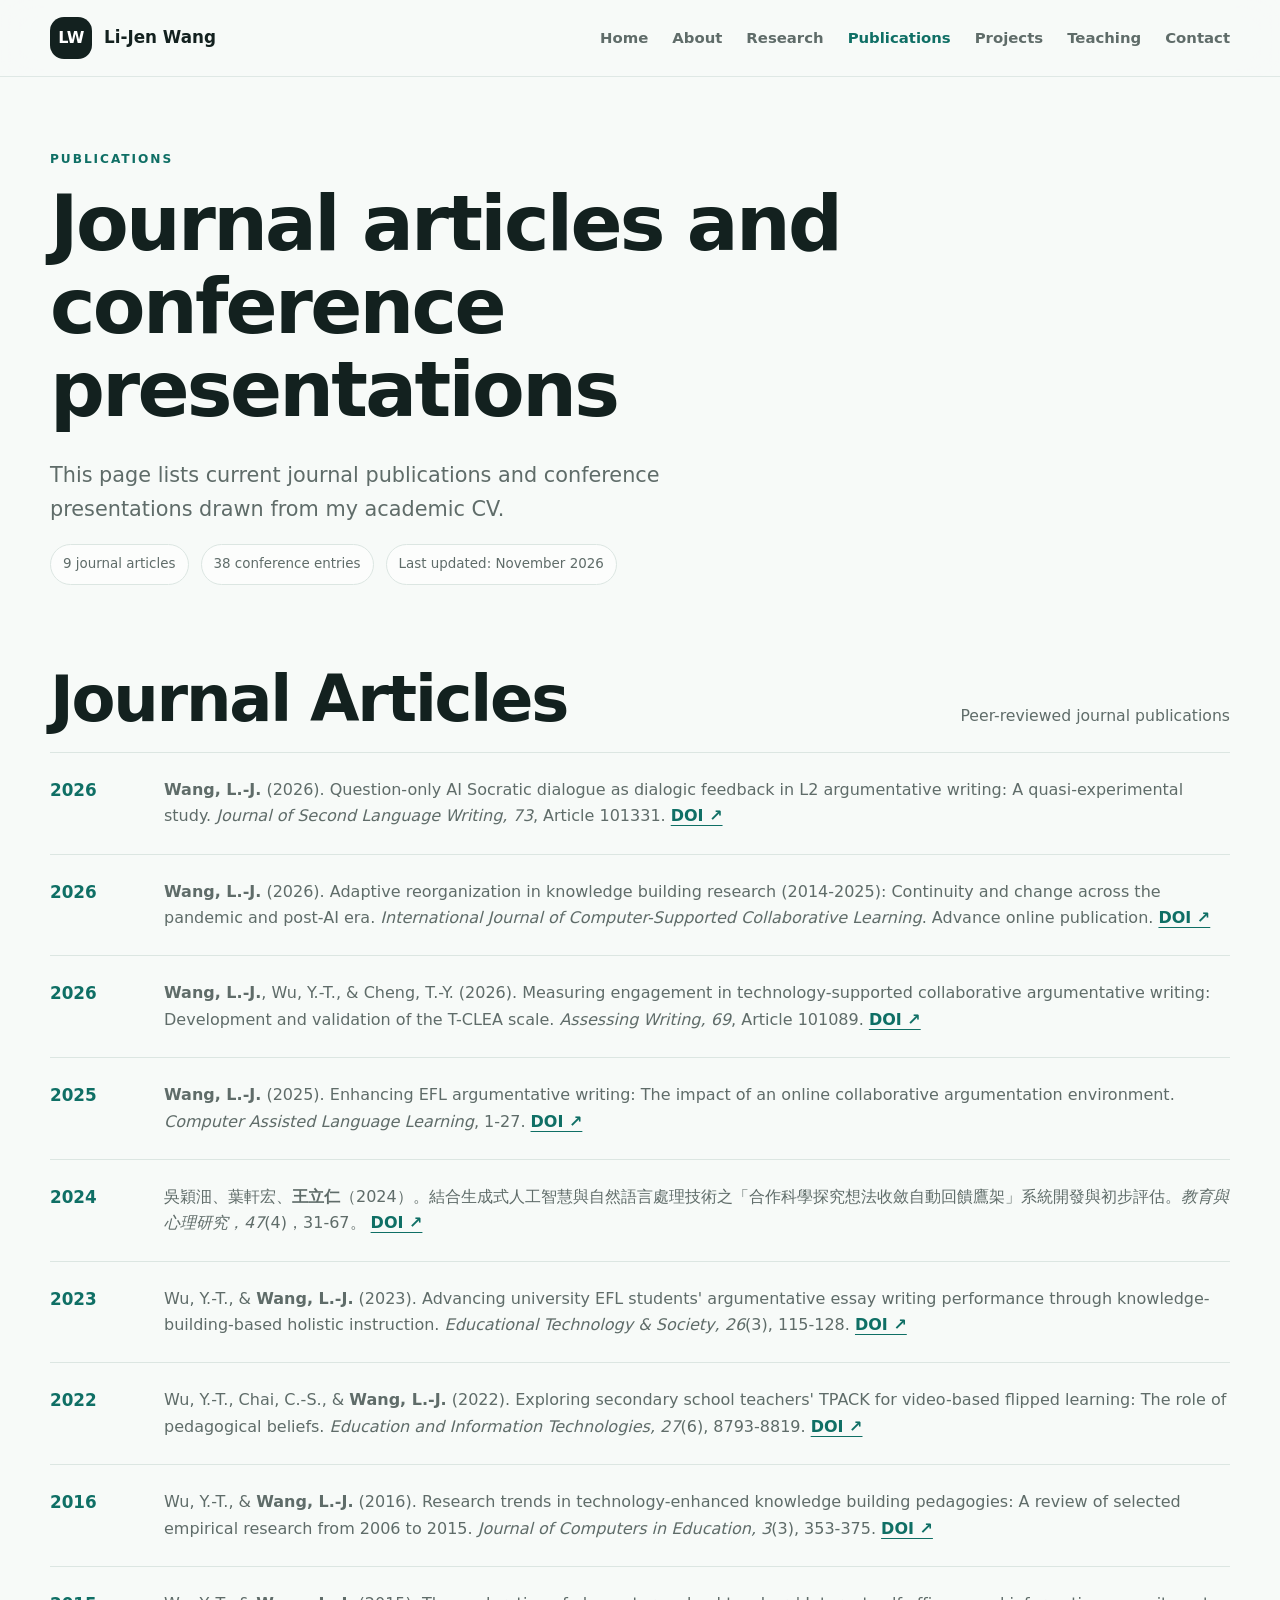
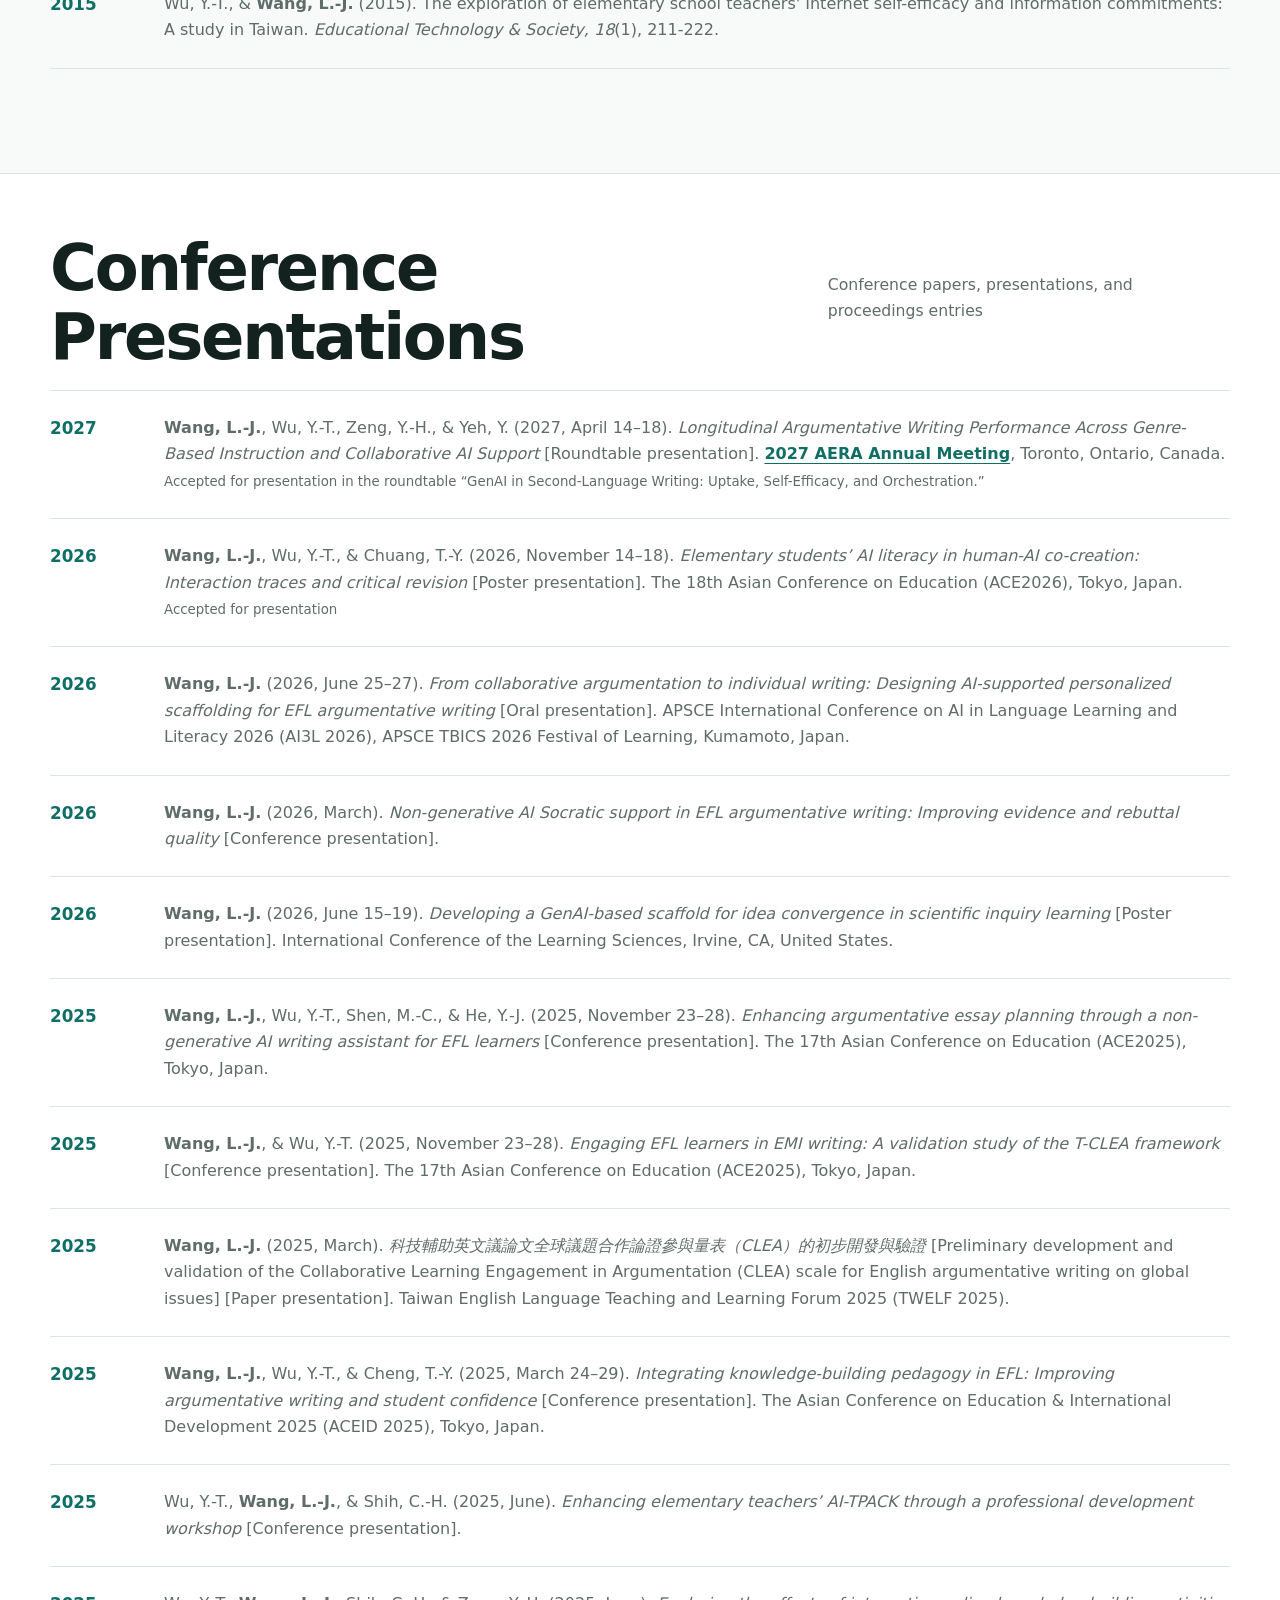
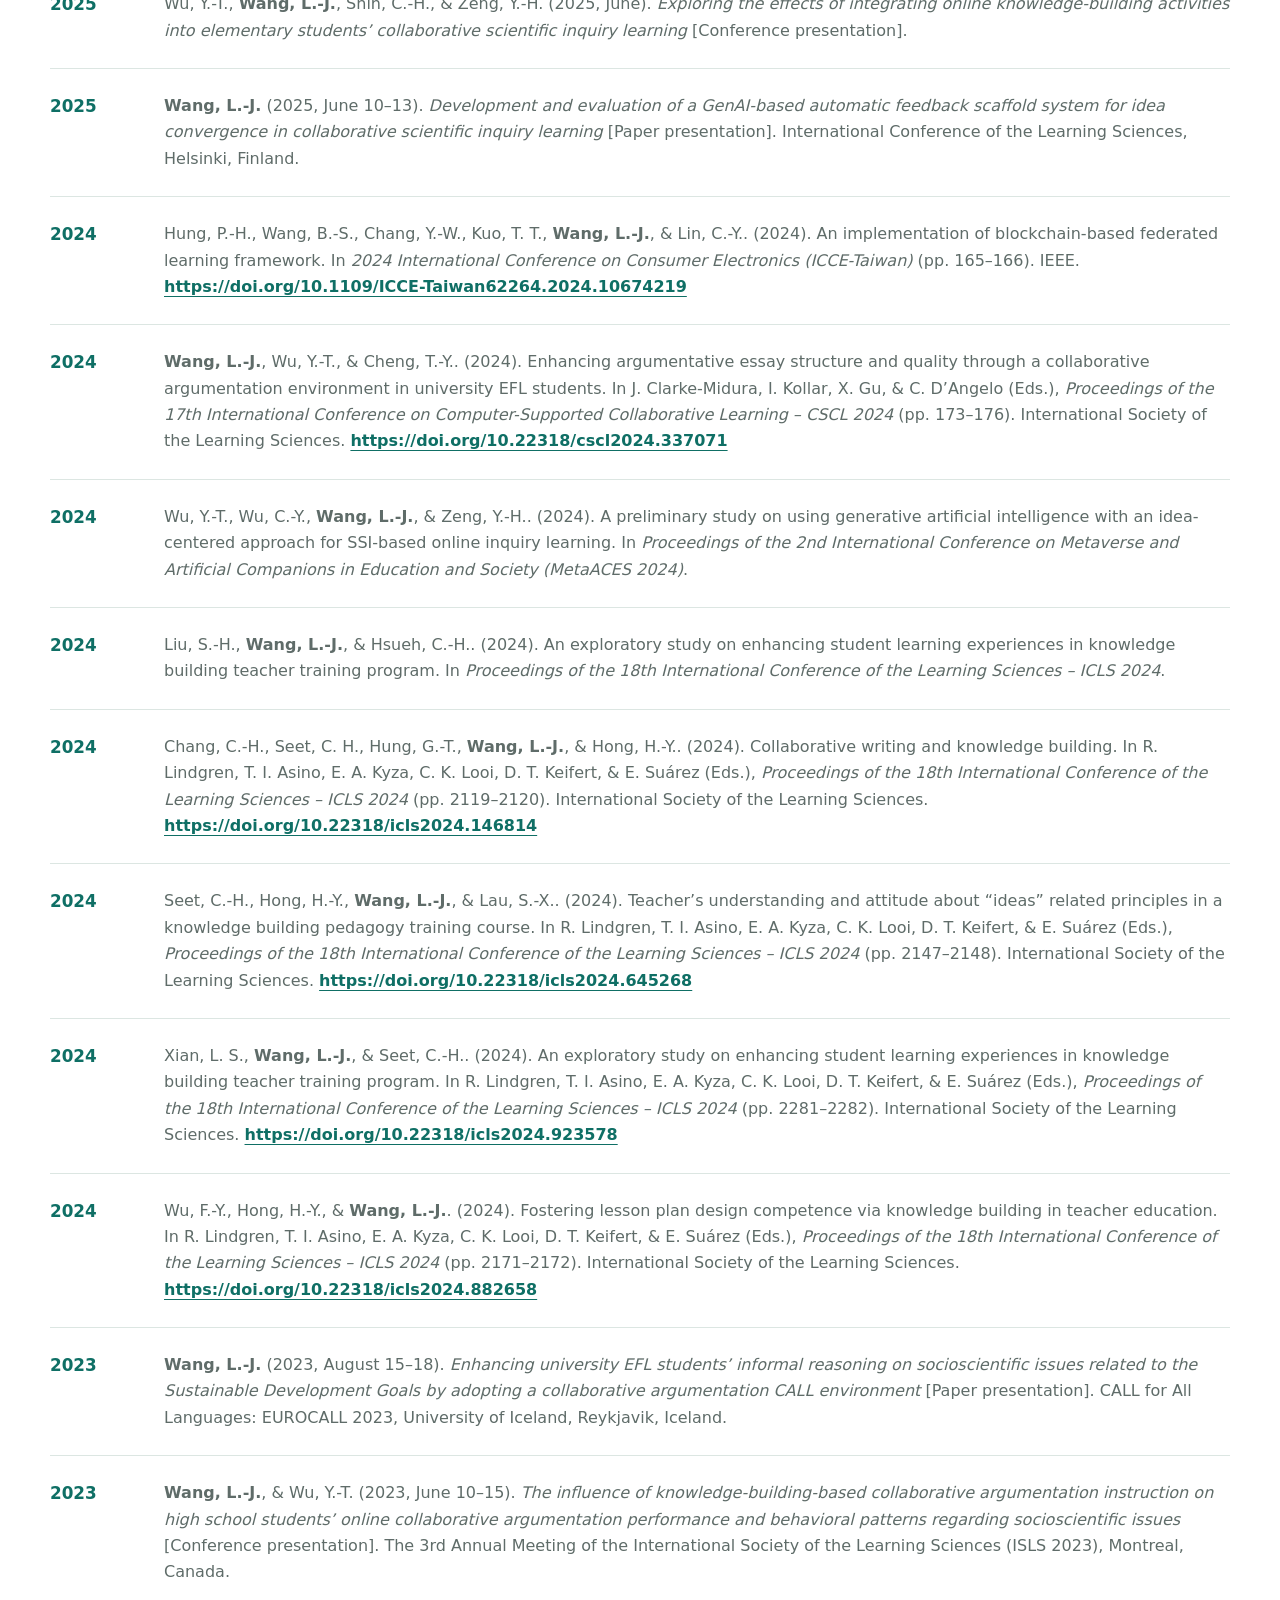
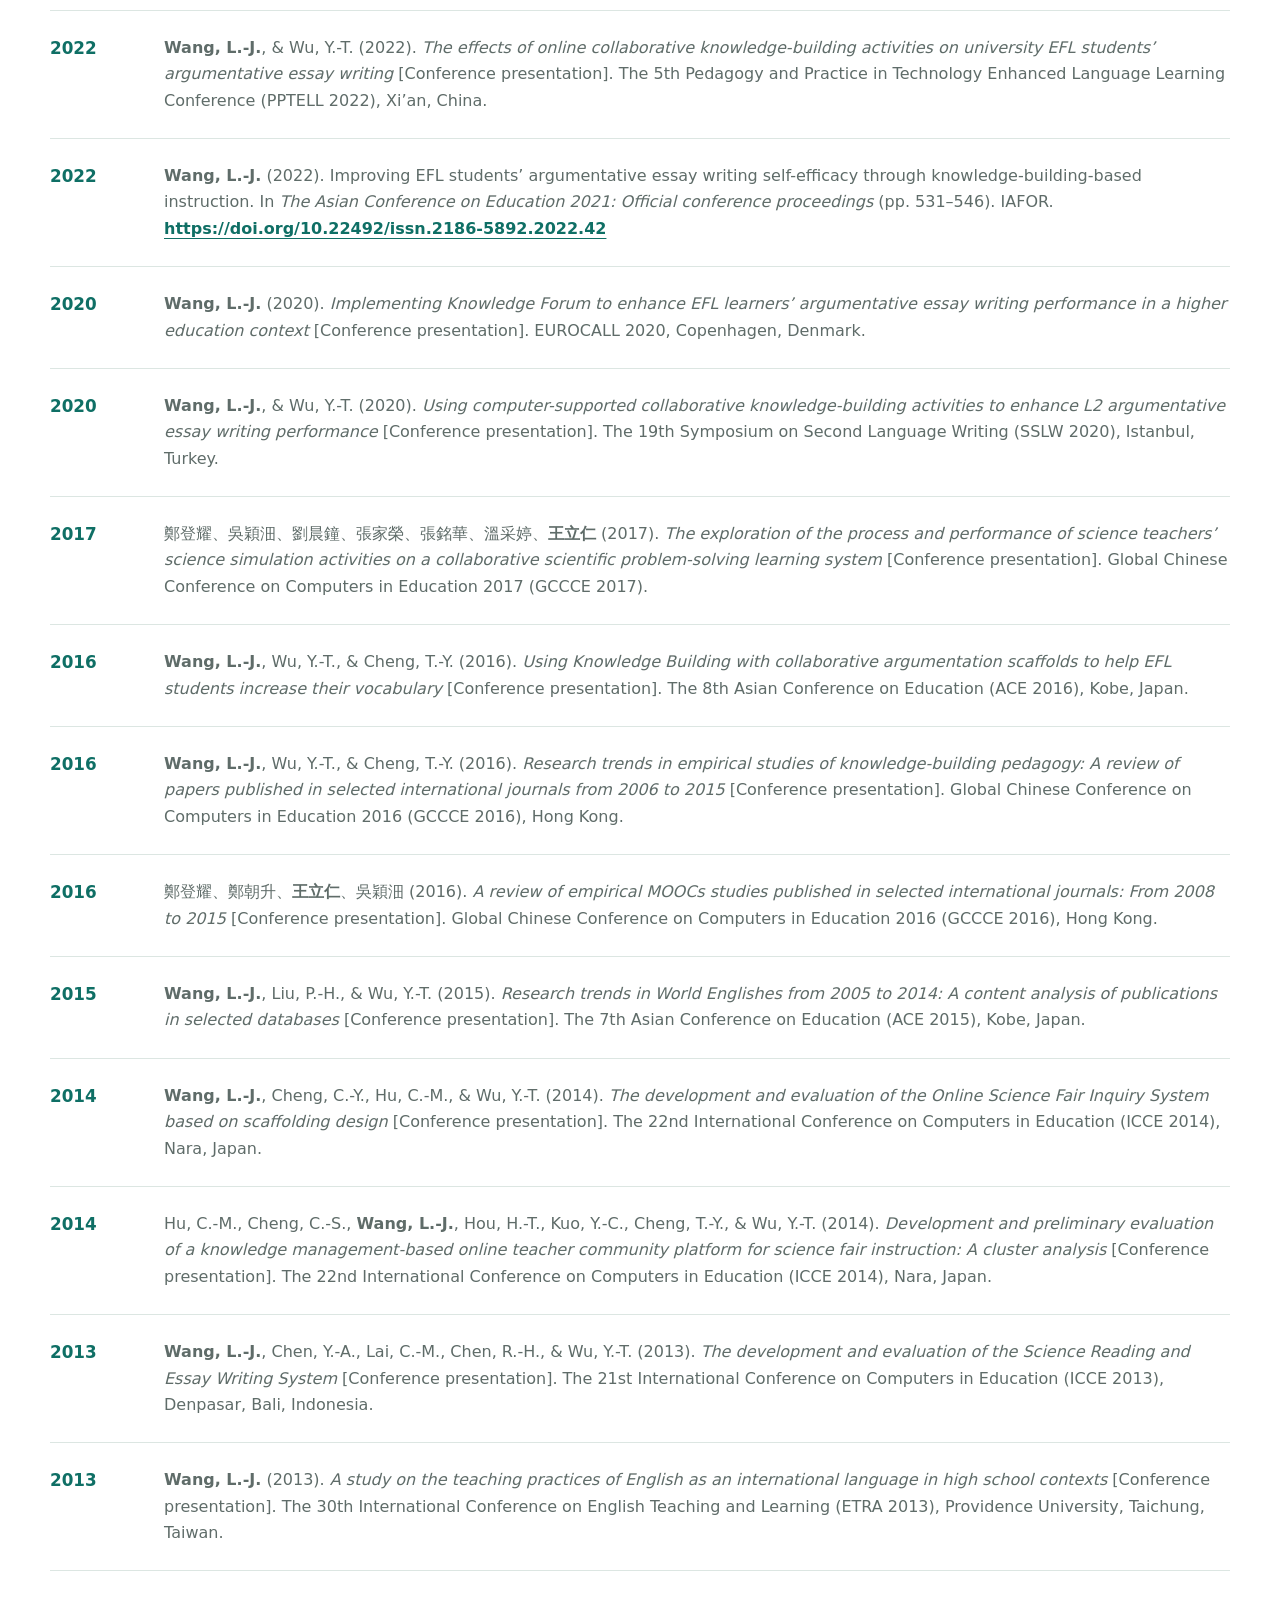
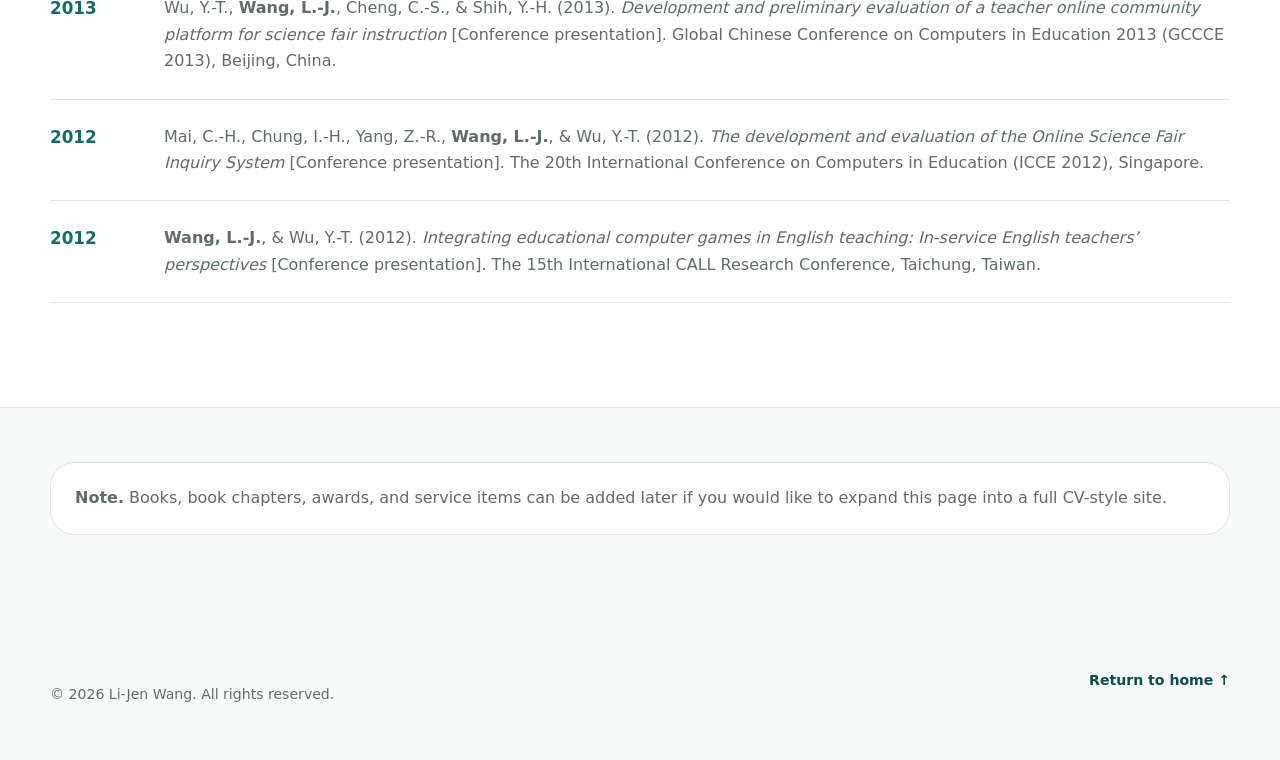
<file: publications.html>
<!doctype html>
<html lang="en">
<head>
  <meta charset="utf-8">
  <meta name="viewport" content="width=device-width, initial-scale=1">
  <meta name="description" content="Publications of Li-Jen Wang, including journal articles and conference presentations.">
  <meta name="author" content="Li-Jen Wang">
  <meta property="og:title" content="Publications | Li-Jen Wang, Ph.D.">
  <meta property="og:description" content="Journal articles and conference presentations by Li-Jen Wang.">
  <meta property="og:type" content="website">
  <meta property="og:image" content="assets/profile.png">
  <title>Publications | Li-Jen Wang, Ph.D.</title>
  <link rel="icon" href="assets/favicon.svg" type="image/svg+xml">
  <link rel="stylesheet" href="assets/styles.css">
</head>
<body>
  <a class="skip-link" href="#main">Skip to content</a>
  <header class="site-header">
    <div class="container nav-wrap">
      <a class="brand" href="index.html" aria-label="Li-Jen Wang home" target="_blank" rel="noopener">
        <span class="brand-mark">LW</span>
        <span class="brand-text">Li-Jen Wang</span>
      </a>
      <nav class="nav" aria-label="Main navigation">
        <a href="index.html#home" target="_blank" rel="noopener">Home</a>
        <a href="index.html#about" target="_blank" rel="noopener">About</a>
        <a href="index.html#research" target="_blank" rel="noopener">Research</a>
        <a class="active" href="publications.html" target="_blank" rel="noopener">Publications</a>
        <a href="index.html#projects" target="_blank" rel="noopener">Projects</a>
        <a href="index.html#teaching" target="_blank" rel="noopener">Teaching</a>
        <a href="index.html#contact" target="_blank" rel="noopener">Contact</a>
      </nav>
    </div>
  </header>

  <main id="main">
    <section class="page-hero">
      <div class="container">
        <p class="section-kicker">Publications</p>
        <h1>Journal articles and conference presentations</h1>
        <p class="hero-text">This page lists current journal publications and conference presentations drawn from my academic CV.</p>
        <div class="page-meta">
          <span>9 journal articles</span>
          <span>38 conference entries</span>
          <span>Last updated: November 2026</span>
        </div>
      </div>
    </section>

    <section class="section" style="padding-top:40px;">
      <div class="container">
        <div class="group-heading">
          <h2>Journal Articles</h2>
          <p>Peer-reviewed journal publications</p>
        </div>
        <div class="pub-list">
          <article class="publication"><div class="pub-year">2026</div><div><p><strong>Wang, L.-J.</strong> (2026). Question-only AI Socratic dialogue as dialogic feedback in L2 argumentative writing: A quasi-experimental study. <em>Journal of Second Language Writing, 73</em>, Article 101331. <a href="https://doi.org/10.1016/j.jslw.2026.101331" target="_blank" rel="noopener">DOI ↗</a></p></div></article><article class="publication"><div class="pub-year">2026</div><div><p><strong>Wang, L.-J.</strong> (2026). Adaptive reorganization in knowledge building research (2014-2025): Continuity and change across the pandemic and post-AI era. <em>International Journal of Computer-Supported Collaborative Learning</em>. Advance online publication. <a href="https://doi.org/10.1007/s11412-026-09490-x" target="_blank" rel="noopener">DOI ↗</a></p></div></article><article class="publication"><div class="pub-year">2026</div><div><p><strong>Wang, L.-J.</strong>, Wu, Y.-T., & Cheng, T.-Y. (2026). Measuring engagement in technology-supported collaborative argumentative writing: Development and validation of the T-CLEA scale. <em>Assessing Writing, 69</em>, Article 101089. <a href="https://doi.org/10.1016/j.asw.2026.101089" target="_blank" rel="noopener">DOI ↗</a></p></div></article><article class="publication"><div class="pub-year">2025</div><div><p><strong>Wang, L.-J.</strong> (2025). Enhancing EFL argumentative writing: The impact of an online collaborative argumentation environment. <em>Computer Assisted Language Learning</em>, 1-27. <a href="https://doi.org/10.1080/09588221.2025.2482138" target="_blank" rel="noopener">DOI ↗</a></p></div></article><article class="publication"><div class="pub-year">2024</div><div><p>吳穎沺、葉軒宏、<strong>王立仁</strong>（2024）。結合生成式人工智慧與自然語言處理技術之「合作科學探究想法收斂自動回饋鷹架」系統開發與初步評估。<em>教育與心理研究，47</em>(4)，31-67。 <a href="https://doi.org/10.53106/102498852024124704002" target="_blank" rel="noopener">DOI ↗</a></p></div></article><article class="publication"><div class="pub-year">2023</div><div><p>Wu, Y.-T., & <strong>Wang, L.-J.</strong> (2023). Advancing university EFL students' argumentative essay writing performance through knowledge-building-based holistic instruction. <em>Educational Technology & Society, 26</em>(3), 115-128. <a href="https://doi.org/10.30191/ETS.202307_26(3).0009" target="_blank" rel="noopener">DOI ↗</a></p></div></article><article class="publication"><div class="pub-year">2022</div><div><p>Wu, Y.-T., Chai, C.-S., & <strong>Wang, L.-J.</strong> (2022). Exploring secondary school teachers' TPACK for video-based flipped learning: The role of pedagogical beliefs. <em>Education and Information Technologies, 27</em>(6), 8793-8819. <a href="https://doi.org/10.1007/s10639-022-10977-x" target="_blank" rel="noopener">DOI ↗</a></p></div></article><article class="publication"><div class="pub-year">2016</div><div><p>Wu, Y.-T., & <strong>Wang, L.-J.</strong> (2016). Research trends in technology-enhanced knowledge building pedagogies: A review of selected empirical research from 2006 to 2015. <em>Journal of Computers in Education, 3</em>(3), 353-375. <a href="https://doi.org/10.1007/s40692-016-0065-2" target="_blank" rel="noopener">DOI ↗</a></p></div></article><article class="publication"><div class="pub-year">2015</div><div><p>Wu, Y.-T., & <strong>Wang, L.-J.</strong> (2015). The exploration of elementary school teachers' Internet self-efficacy and information commitments: A study in Taiwan. <em>Educational Technology & Society, 18</em>(1), 211-222.</p></div></article>
        </div>
      </div>
    </section>

    <section class="section alt" style="padding-top:60px;">
      <div class="container">
        <div class="group-heading">
          <h2>Conference Presentations</h2>
          <p>Conference papers, presentations, and proceedings entries</p>
        </div>
        <div class="pub-list">
          <article class="publication" id="aera-2027">
            <div class="pub-year">2027</div>
            <div>
              <p><strong>Wang, L.-J.</strong>, Wu, Y.-T., Zeng, Y.-H., &amp; Yeh, Y. (2027, April 14–18). <em>Longitudinal Argumentative Writing Performance Across Genre-Based Instruction and Collaborative AI Support</em> [Roundtable presentation]. <a href="https://www.aera.net/Events-Meetings/Annual-Meeting/2027-Annual-Meeting" target="_blank" rel="noopener">2027 AERA Annual Meeting</a>, Toronto, Ontario, Canada.</p>
              <p><small>Accepted for presentation in the roundtable “GenAI in Second-Language Writing: Uptake, Self-Efficacy, and Orchestration.”</small></p>
            </div>
          </article>
          <article class="publication" id="ai-literacy-ace-2026">
            <div class="pub-year">2026</div>
            <div>
              <p><strong>Wang, L.-J.</strong>, Wu, Y.-T., &amp; Chuang, T.-Y. (2026, November 14–18). <em>Elementary students’ AI literacy in human-AI co-creation: Interaction traces and critical revision</em> [Poster presentation]. The 18th Asian Conference on Education (ACE2026), Tokyo, Japan.</p>
              <p><small>Accepted for presentation</small></p>
            </div>
          </article>
          <article class="publication">
            <div class="pub-year">2026</div>
            <div>
              <p><strong>Wang, L.-J.</strong> (2026, June 25–27). <em>From collaborative argumentation to individual writing: Designing AI-supported personalized scaffolding for EFL argumentative writing</em> [Oral presentation]. APSCE International Conference on AI in Language Learning and Literacy 2026 (AI3L 2026), APSCE TBICS 2026 Festival of Learning, Kumamoto, Japan.</p>
            </div>
          </article>
          <article class="publication">
            <div class="pub-year">2026</div>
            <div>
              <p><strong>Wang, L.-J.</strong> (2026, March). <em>Non-generative AI Socratic support in EFL argumentative writing: Improving evidence and rebuttal quality</em> [Conference presentation].</p>
            </div>
          </article>
          <article class="publication">
            <div class="pub-year">2026</div>
            <div>
              <p><strong>Wang, L.-J.</strong> (2026, June 15–19). <em>Developing a GenAI-based scaffold for idea convergence in scientific inquiry learning</em> [Poster presentation]. International Conference of the Learning Sciences, Irvine, CA, United States.</p>
            </div>
          </article>
          <article class="publication">
            <div class="pub-year">2025</div>
            <div>
              <p><strong>Wang, L.-J.</strong>, Wu, Y.-T., Shen, M.-C., &amp; He, Y.-J. (2025, November 23–28). <em>Enhancing argumentative essay planning through a non-generative AI writing assistant for EFL learners</em> [Conference presentation]. The 17th Asian Conference on Education (ACE2025), Tokyo, Japan.</p>
            </div>
          </article>
          <article class="publication">
            <div class="pub-year">2025</div>
            <div>
              <p><strong>Wang, L.-J.</strong>, &amp; Wu, Y.-T. (2025, November 23–28). <em>Engaging EFL learners in EMI writing: A validation study of the T-CLEA framework</em> [Conference presentation]. The 17th Asian Conference on Education (ACE2025), Tokyo, Japan.</p>
            </div>
          </article>
          <article class="publication">
            <div class="pub-year">2025</div>
            <div>
              <p><strong>Wang, L.-J.</strong> (2025, March). <em>科技輔助英文議論文全球議題合作論證參與量表（CLEA）的初步開發與驗證</em> [Preliminary development and validation of the Collaborative Learning Engagement in Argumentation (CLEA) scale for English argumentative writing on global issues] [Paper presentation]. Taiwan English Language Teaching and Learning Forum 2025 (TWELF 2025).</p>
            </div>
          </article>
          <article class="publication">
            <div class="pub-year">2025</div>
            <div>
              <p><strong>Wang, L.-J.</strong>, Wu, Y.-T., &amp; Cheng, T.-Y. (2025, March 24–29). <em>Integrating knowledge-building pedagogy in EFL: Improving argumentative writing and student confidence</em> [Conference presentation]. The Asian Conference on Education &amp; International Development 2025 (ACEID 2025), Tokyo, Japan.</p>
            </div>
          </article>
          <article class="publication">
            <div class="pub-year">2025</div>
            <div>
              <p>Wu, Y.-T., <strong>Wang, L.-J.</strong>, &amp; Shih, C.-H. (2025, June). <em>Enhancing elementary teachers’ AI-TPACK through a professional development workshop</em> [Conference presentation].</p>
            </div>
          </article>
          <article class="publication">
            <div class="pub-year">2025</div>
            <div>
              <p>Wu, Y.-T., <strong>Wang, L.-J.</strong>, Shih, C.-H., &amp; Zeng, Y.-H. (2025, June). <em>Exploring the effects of integrating online knowledge-building activities into elementary students’ collaborative scientific inquiry learning</em> [Conference presentation].</p>
            </div>
          </article>
          <article class="publication">
            <div class="pub-year">2025</div>
            <div>
              <p><strong>Wang, L.-J.</strong> (2025, June 10–13). <em>Development and evaluation of a GenAI-based automatic feedback scaffold system for idea convergence in collaborative scientific inquiry learning</em> [Paper presentation]. International Conference of the Learning Sciences, Helsinki, Finland.</p>
            </div>
          </article>
          <article class="publication">
            <div class="pub-year">2024</div>
            <div>
              <p>Hung, P.-H., Wang, B.-S., Chang, Y.-W., Kuo, T. T., <strong>Wang, L.-J.</strong>, &amp; Lin, C.-Y.. (2024). An implementation of blockchain-based federated learning framework. In <em>2024 International Conference on Consumer Electronics (ICCE-Taiwan)</em> (pp. 165–166). IEEE. <a href="https://doi.org/10.1109/ICCE-Taiwan62264.2024.10674219" target="_blank" rel="noopener">https://doi.org/10.1109/ICCE-Taiwan62264.2024.10674219</a></p>
            </div>
          </article>
          <article class="publication">
            <div class="pub-year">2024</div>
            <div>
              <p><strong>Wang, L.-J.</strong>, Wu, Y.-T., &amp; Cheng, T.-Y.. (2024). Enhancing argumentative essay structure and quality through a collaborative argumentation environment in university EFL students. In J. Clarke-Midura, I. Kollar, X. Gu, &amp; C. D’Angelo (Eds.), <em>Proceedings of the 17th International Conference on Computer-Supported Collaborative Learning – CSCL 2024</em> (pp. 173–176). International Society of the Learning Sciences. <a href="https://doi.org/10.22318/cscl2024.337071" target="_blank" rel="noopener">https://doi.org/10.22318/cscl2024.337071</a></p>
            </div>
          </article>
          <article class="publication">
            <div class="pub-year">2024</div>
            <div>
              <p>Wu, Y.-T., Wu, C.-Y., <strong>Wang, L.-J.</strong>, &amp; Zeng, Y.-H.. (2024). A preliminary study on using generative artificial intelligence with an idea-centered approach for SSI-based online inquiry learning. In <em>Proceedings of the 2nd International Conference on Metaverse and Artificial Companions in Education and Society (MetaACES 2024)</em>.</p>
            </div>
          </article>
          <article class="publication">
            <div class="pub-year">2024</div>
            <div>
              <p>Liu, S.-H., <strong>Wang, L.-J.</strong>, &amp; Hsueh, C.-H.. (2024). An exploratory study on enhancing student learning experiences in knowledge building teacher training program. In <em>Proceedings of the 18th International Conference of the Learning Sciences – ICLS 2024</em>.</p>
            </div>
          </article>
          <article class="publication">
            <div class="pub-year">2024</div>
            <div>
              <p>Chang, C.-H., Seet, C. H., Hung, G.-T., <strong>Wang, L.-J.</strong>, &amp; Hong, H.-Y.. (2024). Collaborative writing and knowledge building. In R. Lindgren, T. I. Asino, E. A. Kyza, C. K. Looi, D. T. Keifert, &amp; E. Suárez (Eds.), <em>Proceedings of the 18th International Conference of the Learning Sciences – ICLS 2024</em> (pp. 2119–2120). International Society of the Learning Sciences. <a href="https://doi.org/10.22318/icls2024.146814" target="_blank" rel="noopener">https://doi.org/10.22318/icls2024.146814</a></p>
            </div>
          </article>
          <article class="publication">
            <div class="pub-year">2024</div>
            <div>
              <p>Seet, C.-H., Hong, H.-Y., <strong>Wang, L.-J.</strong>, &amp; Lau, S.-X.. (2024). Teacher’s understanding and attitude about “ideas” related principles in a knowledge building pedagogy training course. In R. Lindgren, T. I. Asino, E. A. Kyza, C. K. Looi, D. T. Keifert, &amp; E. Suárez (Eds.), <em>Proceedings of the 18th International Conference of the Learning Sciences – ICLS 2024</em> (pp. 2147–2148). International Society of the Learning Sciences. <a href="https://doi.org/10.22318/icls2024.645268" target="_blank" rel="noopener">https://doi.org/10.22318/icls2024.645268</a></p>
            </div>
          </article>
          <article class="publication">
            <div class="pub-year">2024</div>
            <div>
              <p>Xian, L. S., <strong>Wang, L.-J.</strong>, &amp; Seet, C.-H.. (2024). An exploratory study on enhancing student learning experiences in knowledge building teacher training program. In R. Lindgren, T. I. Asino, E. A. Kyza, C. K. Looi, D. T. Keifert, &amp; E. Suárez (Eds.), <em>Proceedings of the 18th International Conference of the Learning Sciences – ICLS 2024</em> (pp. 2281–2282). International Society of the Learning Sciences. <a href="https://doi.org/10.22318/icls2024.923578" target="_blank" rel="noopener">https://doi.org/10.22318/icls2024.923578</a></p>
            </div>
          </article>
          <article class="publication">
            <div class="pub-year">2024</div>
            <div>
              <p>Wu, F.-Y., Hong, H.-Y., &amp; <strong>Wang, L.-J.</strong>. (2024). Fostering lesson plan design competence via knowledge building in teacher education. In R. Lindgren, T. I. Asino, E. A. Kyza, C. K. Looi, D. T. Keifert, &amp; E. Suárez (Eds.), <em>Proceedings of the 18th International Conference of the Learning Sciences – ICLS 2024</em> (pp. 2171–2172). International Society of the Learning Sciences. <a href="https://doi.org/10.22318/icls2024.882658" target="_blank" rel="noopener">https://doi.org/10.22318/icls2024.882658</a></p>
            </div>
          </article>
          <article class="publication">
            <div class="pub-year">2023</div>
            <div>
              <p><strong>Wang, L.-J.</strong> (2023, August 15–18). <em>Enhancing university EFL students’ informal reasoning on socioscientific issues related to the Sustainable Development Goals by adopting a collaborative argumentation CALL environment</em> [Paper presentation]. CALL for All Languages: EUROCALL 2023, University of Iceland, Reykjavik, Iceland.</p>
            </div>
          </article>
          <article class="publication">
            <div class="pub-year">2023</div>
            <div>
              <p><strong>Wang, L.-J.</strong>, &amp; Wu, Y.-T. (2023, June 10–15). <em>The influence of knowledge-building-based collaborative argumentation instruction on high school students’ online collaborative argumentation performance and behavioral patterns regarding socioscientific issues</em> [Conference presentation]. The 3rd Annual Meeting of the International Society of the Learning Sciences (ISLS 2023), Montreal, Canada.</p>
            </div>
          </article>
          <article class="publication">
            <div class="pub-year">2022</div>
            <div>
              <p><strong>Wang, L.-J.</strong>, &amp; Wu, Y.-T. (2022). <em>The effects of online collaborative knowledge-building activities on university EFL students’ argumentative essay writing</em> [Conference presentation]. The 5th Pedagogy and Practice in Technology Enhanced Language Learning Conference (PPTELL 2022), Xi’an, China.</p>
            </div>
          </article>
          <article class="publication">
            <div class="pub-year">2022</div>
            <div>
              <p><strong>Wang, L.-J.</strong> (2022). Improving EFL students’ argumentative essay writing self-efficacy through knowledge-building-based instruction. In <em>The Asian Conference on Education 2021: Official conference proceedings</em> (pp. 531–546). IAFOR. <a href="https://doi.org/10.22492/issn.2186-5892.2022.42" target="_blank" rel="noopener">https://doi.org/10.22492/issn.2186-5892.2022.42</a></p>
            </div>
          </article>
          <article class="publication">
            <div class="pub-year">2020</div>
            <div>
              <p><strong>Wang, L.-J.</strong> (2020). <em>Implementing Knowledge Forum to enhance EFL learners’ argumentative essay writing performance in a higher education context</em> [Conference presentation]. EUROCALL 2020, Copenhagen, Denmark.</p>
            </div>
          </article>
          <article class="publication">
            <div class="pub-year">2020</div>
            <div>
              <p><strong>Wang, L.-J.</strong>, &amp; Wu, Y.-T. (2020). <em>Using computer-supported collaborative knowledge-building activities to enhance L2 argumentative essay writing performance</em> [Conference presentation]. The 19th Symposium on Second Language Writing (SSLW 2020), Istanbul, Turkey.</p>
            </div>
          </article>
          <article class="publication">
            <div class="pub-year">2017</div>
            <div>
              <p>鄭登耀、吳穎沺、劉晨鐘、張家榮、張銘華、溫采婷、<strong>王立仁</strong> (2017). <em>The exploration of the process and performance of science teachers’ science simulation activities on a collaborative scientific problem-solving learning system</em> [Conference presentation]. Global Chinese Conference on Computers in Education 2017 (GCCCE 2017).</p>
            </div>
          </article>
          <article class="publication">
            <div class="pub-year">2016</div>
            <div>
              <p><strong>Wang, L.-J.</strong>, Wu, Y.-T., &amp; Cheng, T.-Y. (2016). <em>Using Knowledge Building with collaborative argumentation scaffolds to help EFL students increase their vocabulary</em> [Conference presentation]. The 8th Asian Conference on Education (ACE 2016), Kobe, Japan.</p>
            </div>
          </article>
          <article class="publication">
            <div class="pub-year">2016</div>
            <div>
              <p><strong>Wang, L.-J.</strong>, Wu, Y.-T., &amp; Cheng, T.-Y. (2016). <em>Research trends in empirical studies of knowledge-building pedagogy: A review of papers published in selected international journals from 2006 to 2015</em> [Conference presentation]. Global Chinese Conference on Computers in Education 2016 (GCCCE 2016), Hong Kong.</p>
            </div>
          </article>
          <article class="publication">
            <div class="pub-year">2016</div>
            <div>
              <p>鄭登耀、鄭朝升、<strong>王立仁</strong>、吳穎沺 (2016). <em>A review of empirical MOOCs studies published in selected international journals: From 2008 to 2015</em> [Conference presentation]. Global Chinese Conference on Computers in Education 2016 (GCCCE 2016), Hong Kong.</p>
            </div>
          </article>
          <article class="publication">
            <div class="pub-year">2015</div>
            <div>
              <p><strong>Wang, L.-J.</strong>, Liu, P.-H., &amp; Wu, Y.-T. (2015). <em>Research trends in World Englishes from 2005 to 2014: A content analysis of publications in selected databases</em> [Conference presentation]. The 7th Asian Conference on Education (ACE 2015), Kobe, Japan.</p>
            </div>
          </article>
          <article class="publication">
            <div class="pub-year">2014</div>
            <div>
              <p><strong>Wang, L.-J.</strong>, Cheng, C.-Y., Hu, C.-M., &amp; Wu, Y.-T. (2014). <em>The development and evaluation of the Online Science Fair Inquiry System based on scaffolding design</em> [Conference presentation]. The 22nd International Conference on Computers in Education (ICCE 2014), Nara, Japan.</p>
            </div>
          </article>
          <article class="publication">
            <div class="pub-year">2014</div>
            <div>
              <p>Hu, C.-M., Cheng, C.-S., <strong>Wang, L.-J.</strong>, Hou, H.-T., Kuo, Y.-C., Cheng, T.-Y., &amp; Wu, Y.-T. (2014). <em>Development and preliminary evaluation of a knowledge management-based online teacher community platform for science fair instruction: A cluster analysis</em> [Conference presentation]. The 22nd International Conference on Computers in Education (ICCE 2014), Nara, Japan.</p>
            </div>
          </article>
          <article class="publication">
            <div class="pub-year">2013</div>
            <div>
              <p><strong>Wang, L.-J.</strong>, Chen, Y.-A., Lai, C.-M., Chen, R.-H., &amp; Wu, Y.-T. (2013). <em>The development and evaluation of the Science Reading and Essay Writing System</em> [Conference presentation]. The 21st International Conference on Computers in Education (ICCE 2013), Denpasar, Bali, Indonesia.</p>
            </div>
          </article>
          <article class="publication">
            <div class="pub-year">2013</div>
            <div>
              <p><strong>Wang, L.-J.</strong> (2013). <em>A study on the teaching practices of English as an international language in high school contexts</em> [Conference presentation]. The 30th International Conference on English Teaching and Learning (ETRA 2013), Providence University, Taichung, Taiwan.</p>
            </div>
          </article>
          <article class="publication">
            <div class="pub-year">2013</div>
            <div>
              <p>Wu, Y.-T., <strong>Wang, L.-J.</strong>, Cheng, C.-S., &amp; Shih, Y.-H. (2013). <em>Development and preliminary evaluation of a teacher online community platform for science fair instruction</em> [Conference presentation]. Global Chinese Conference on Computers in Education 2013 (GCCCE 2013), Beijing, China.</p>
            </div>
          </article>
          <article class="publication">
            <div class="pub-year">2012</div>
            <div>
              <p>Mai, C.-H., Chung, I.-H., Yang, Z.-R., <strong>Wang, L.-J.</strong>, &amp; Wu, Y.-T. (2012). <em>The development and evaluation of the Online Science Fair Inquiry System</em> [Conference presentation]. The 20th International Conference on Computers in Education (ICCE 2012), Singapore.</p>
            </div>
          </article>
          <article class="publication">
            <div class="pub-year">2012</div>
            <div>
              <p><strong>Wang, L.-J.</strong>, &amp; Wu, Y.-T. (2012). <em>Integrating educational computer games in English teaching: In-service English teachers’ perspectives</em> [Conference presentation]. The 15th International CALL Research Conference, Taichung, Taiwan.</p>
            </div>
          </article>
        </div>
      </div>
    </section>

    <section class="section" style="padding-top:54px;">
      <div class="container note-box">
        <strong>Note.</strong> Books, book chapters, awards, and service items can be added later if you would like to expand this page into a full CV-style site.
      </div>
    </section>
  </main>

  <footer class="site-footer">
    <div class="container footer-row">
      <p>© 2026 Li-Jen Wang. All rights reserved.</p>
      <a href="index.html" target="_blank" rel="noopener">Return to home ↑</a>
    </div>
  </footer>
</body>
</html>
</file>
<file: assets/styles.css>
:root {
  --ink: #13211f;
  --muted: #5f6c69;
  --line: #dce6e2;
  --paper: #f7faf8;
  --white: #ffffff;
  --teal: #0f6f65;
  --teal-dark: #0a4f49;
  --teal-soft: #e4f1ed;
  --sand: #efe8dd;
  --max: 1180px;
  --radius: 24px;
  --shadow: 0 20px 60px rgba(16, 45, 39, 0.12);
}

* { box-sizing: border-box; }
html { scroll-behavior: smooth; }
body {
  margin: 0;
  color: var(--ink);
  background: var(--paper);
  font-family: Inter, ui-sans-serif, system-ui, -apple-system, BlinkMacSystemFont, "Segoe UI", sans-serif;
  line-height: 1.65;
  -webkit-font-smoothing: antialiased;
}
img { max-width: 100%; display: block; }
a { color: inherit; }
.container { width: min(calc(100% - 40px), var(--max)); margin-inline: auto; }
.skip-link { position: fixed; left: 12px; top: -60px; padding: 10px 14px; background: var(--ink); color: white; z-index: 999; }
.skip-link:focus { top: 12px; }

.site-header {
  position: sticky;
  top: 0;
  z-index: 100;
  backdrop-filter: blur(18px);
  background: rgba(247, 250, 248, 0.86);
  border-bottom: 1px solid rgba(220, 230, 226, 0.85);
}
.nav-wrap { height: 76px; display: flex; align-items: center; justify-content: space-between; gap: 24px; }
.brand { display: inline-flex; align-items: center; gap: 12px; text-decoration: none; font-weight: 760; }
.brand-mark { width: 42px; height: 42px; border-radius: 14px; display: grid; place-items: center; background: var(--ink); color: white; letter-spacing: -0.03em; }
.brand-text { font-size: 1.05rem; }
.nav { display: flex; align-items: center; gap: 24px; flex-wrap: wrap; }
.nav a { text-decoration: none; font-size: 0.93rem; color: var(--muted); font-weight: 650; }
.nav a:hover, .nav a.active { color: var(--teal); }

.hero { padding: 86px 0 96px; overflow: hidden; }
.hero-grid { display: grid; grid-template-columns: minmax(0, 1.1fr) minmax(320px, 0.72fr); align-items: center; gap: 74px; }
.eyebrow, .section-kicker { text-transform: uppercase; letter-spacing: 0.16em; font-size: 0.76rem; font-weight: 800; color: var(--teal); margin: 0 0 14px; }
h1, h2, h3 { letter-spacing: -0.035em; line-height: 1.08; }
h1 { font-size: clamp(3.6rem, 8vw, 7rem); margin: 0; max-width: 900px; }
.page-hero h1 { font-size: clamp(2.8rem, 6vw, 5rem); }
.role { margin: 22px 0 0; font-size: clamp(1.08rem, 2vw, 1.35rem); color: var(--teal-dark); font-weight: 720; line-height: 1.45; }
.hero-text { max-width: 720px; font-size: clamp(1.08rem, 1.8vw, 1.3rem); color: var(--muted); margin: 26px 0 0; }
.hero-actions { display: flex; gap: 14px; margin-top: 34px; flex-wrap: wrap; }
.button { display: inline-flex; min-height: 50px; padding: 0 22px; align-items: center; justify-content: center; border-radius: 999px; text-decoration: none; font-weight: 760; border: 1px solid var(--teal); transition: transform .2s ease, box-shadow .2s ease, background .2s ease; }
.button:hover { transform: translateY(-2px); }
.button.primary { background: var(--teal); color: white; box-shadow: 0 12px 30px rgba(15,111,101,.2); }
.button.primary:hover { background: var(--teal-dark); }
.button.secondary { color: var(--teal-dark); background: transparent; }
.button.secondary:hover { background: var(--teal-soft); }

.portrait-card { position: relative; margin: 0; border-radius: 34px; overflow: hidden; background: var(--sand); box-shadow: var(--shadow); transform: rotate(1.2deg); }
.portrait-card::after { content: ""; position: absolute; inset: 0; box-shadow: inset 0 0 0 1px rgba(255,255,255,.4); pointer-events: none; border-radius: inherit; }
.portrait-card img { width: 100%; aspect-ratio: 4 / 5; object-fit: cover; object-position: 50% 38%; }
.portrait-card figcaption { position: absolute; left: 18px; bottom: 18px; background: rgba(10,24,22,.78); color: white; backdrop-filter: blur(12px); padding: 9px 13px; border-radius: 999px; font-size: .76rem; }

.section { padding: 104px 0; }
.section.alt { background: var(--white); border-top: 1px solid var(--line); border-bottom: 1px solid var(--line); }
.section h2 { font-size: clamp(2.2rem, 5vw, 4.6rem); margin: 0; }
.section-heading-row { display: grid; grid-template-columns: 1fr minmax(280px, 0.56fr); align-items: end; gap: 40px; margin-bottom: 46px; }
.section-heading-row > p { margin: 0; color: var(--muted); font-size: 1.04rem; }
.split { display: grid; grid-template-columns: .78fr 1.22fr; gap: 80px; }
.prose { max-width: 760px; color: var(--muted); font-size: 1.08rem; }
.prose p:first-child { margin-top: 0; }
.about-prose strong { color: var(--ink); }
.education-block { margin: 38px 0 40px; }
.education-block h3 { margin: 0 0 16px; color: var(--ink); font-size: 1.25rem; letter-spacing: -0.02em; }
.education-list { display: grid; gap: 14px; }
.education-card { display: grid; grid-template-columns: 112px 1fr; gap: 22px; align-items: start; padding: 22px 24px; background: rgba(255,255,255,.72); border: 1px solid var(--line); border-radius: 20px; }
.education-date { color: var(--teal); font-weight: 820; letter-spacing: .01em; }
.education-card h4 { margin: 0 0 4px; color: var(--ink); font-size: 1.08rem; letter-spacing: -0.02em; }
.education-card p { margin: 0; }
.education-card .education-detail { margin-top: 4px; font-size: .92rem; color: #77827f; }

.card-grid { display: grid; gap: 18px; }
.research-grid { grid-template-columns: repeat(4, 1fr); }
.card { min-height: 260px; padding: 28px; background: var(--paper); border: 1px solid var(--line); border-radius: var(--radius); }
.card-number { display: inline-flex; width: 42px; height: 42px; border-radius: 13px; align-items: center; justify-content: center; background: var(--teal-soft); color: var(--teal-dark); font-weight: 800; font-size: 1.125rem; }
.card h3 { font-size: 1.45rem; margin: 58px 0 12px; }
.card p { color: var(--muted); margin: 0; }
.research-link { display: inline-block; margin-top: 14px; color: var(--teal-dark); font-weight: 700; }
#caws { scroll-margin-top: 96px; }
.caws-overview { align-items: start; }
.caws-overview h2 { font-size: clamp(2rem, 4vw, 3.5rem); }
.caws-overview ol { padding-inline-start: 1.35em; }
.caws-overview li + li { margin-top: 8px; }
.caws-overview figure { min-width: 0; margin: 0; }
.caws-overview img { display: block; width: 100%; height: auto; border: 1px solid var(--line); border-radius: 16px; }
.caws-overview figcaption { margin-top: 8px; color: var(--muted); font-size: .9rem; }
#aera-2027, #ai-literacy-ace-2026 { scroll-margin-top: 96px; }

.pub-preview { border-top: 1px solid var(--line); }
.preview-item { display: grid; grid-template-columns: 86px 1fr; gap: 26px; padding: 24px 0; border-bottom: 1px solid var(--line); }
.preview-item .pub-year { color: var(--teal); font-weight: 840; font-size: 1.05rem; }
.preview-item h3 { margin: 0 0 6px; font-size: clamp(1.15rem, 2.2vw, 1.55rem); }
.preview-item p { margin: 0; color: var(--muted); }
.publication-news { margin-top: 24px; padding: 18px 22px; border-left: 3px solid var(--teal); background: var(--teal-soft); }
.publication-news p { margin: 0 0 6px; }
.publication-news a { color: var(--teal-dark); font-weight: 700; }

.publication-group { margin-top: 54px; }
.group-heading { display:flex; align-items: baseline; justify-content: space-between; gap: 16px; margin-bottom: 18px; }
.group-heading h2, .group-heading h3 { margin:0; }
.group-heading p { margin:0; color:var(--muted); font-size: .98rem; }
.pub-list { border-top: 1px solid var(--line); }
.publication { display: grid; grid-template-columns: 90px 1fr; gap: 24px; padding: 24px 0; border-bottom: 1px solid var(--line); }
.pub-year { color: var(--teal); font-weight: 840; font-size: 1.05rem; }
.publication h3 { margin: 0 0 6px; font-size: clamp(1.05rem, 2vw, 1.4rem); }
.publication p { margin: 0; color: var(--muted); }
.publication a { color: var(--teal); font-weight: 760; text-underline-offset: 4px; }

.project-grid { grid-template-columns: repeat(2, 1fr); }
.project-card { padding: 34px; min-height: 300px; border-radius: var(--radius); background: var(--ink); color: white; position: relative; overflow: hidden; }
.project-card::before { content: ""; position: absolute; width: 180px; height: 180px; border-radius: 50%; background: rgba(75, 198, 183, .14); right: -60px; top: -70px; }
.project-card:nth-child(2), .project-card:nth-child(3) { background: var(--teal-dark); }
.project-card .tag { color: #b9e0d9; text-transform: uppercase; letter-spacing: .14em; font-weight: 800; font-size: .72rem; }
.project-card h3 { font-size: clamp(1.7rem, 3vw, 2.6rem); margin: 54px 0 14px; max-width: 520px; }
.project-card p:last-child { color: #d6e3df; max-width: 560px; }

.teaching-layout { display: grid; grid-template-columns: .7fr 1.3fr; gap: 80px; }
.lead { color: var(--muted); font-size: 1.08rem; max-width: 460px; }
.teaching-list { border-top: 1px solid var(--line); }
.teaching-list > div { display: grid; grid-template-columns: 54px 280px 1fr; gap: 20px; align-items: start; padding: 26px 0; border-bottom: 1px solid var(--line); }
.teaching-list span { color: var(--teal); font-weight: 800; }
.teaching-list strong { font-size: 1.05rem; }
.teaching-list p { margin: 0; color: var(--muted); }

.contact-section { padding-top: 54px; }
.contact-card { display: grid; grid-template-columns: 1.2fr .8fr; gap: 60px; align-items: end; background: var(--teal-soft); border: 1px solid #cfe5df; border-radius: 34px; padding: 54px; }
.contact-card h2 { font-size: clamp(2.6rem, 6vw, 5rem); }
.contact-card p { color: var(--muted); max-width: 650px; }
.contact-links { text-align: right; }
.contact-links a { display: inline-block; font-weight: 820; color: var(--teal-dark); font-size: clamp(1.15rem, 2.4vw, 1.7rem); text-underline-offset: 6px; }
.contact-links p { margin: 10px 0 0; }

.note-box { background: var(--white); border: 1px solid var(--line); border-radius: var(--radius); padding: 22px 24px; color: var(--muted); }
.page-hero { padding: 72px 0 40px; }
.page-meta { display:flex; gap:12px; flex-wrap: wrap; margin-top:18px; }
.page-meta span { border: 1px solid var(--line); border-radius: 999px; padding: 8px 12px; font-size: .84rem; color: var(--muted); background: rgba(255,255,255,.65); }

.site-footer { padding: 30px 0 40px; }
.footer-row { display: flex; justify-content: space-between; gap: 20px; color: var(--muted); font-size: .88rem; }
.footer-row a { color: var(--teal-dark); font-weight: 700; text-decoration: none; }

@media (max-width: 980px) {
  .nav { display: none; }
  .hero-grid, .split, .teaching-layout, .contact-card { grid-template-columns: 1fr; }
  .hero { padding-top: 58px; }
  .portrait-card { max-width: 650px; transform: none; }
  .research-grid { grid-template-columns: repeat(2, 1fr); }
  .section-heading-row { grid-template-columns: 1fr; align-items: start; }
  .teaching-list > div { grid-template-columns: 44px 1fr; }
  .teaching-list p { grid-column: 2; }
  .contact-links { text-align: left; }
}

@media (max-width: 680px) {
  .container { width: min(calc(100% - 28px), var(--max)); }
  .nav-wrap { height: 66px; }
  .brand-text { font-size: .98rem; }
  .hero { padding: 48px 0 70px; }
  h1 { font-size: clamp(2.8rem, 17vw, 5rem); }
  .section { padding: 74px 0; }
  .research-grid, .project-grid { grid-template-columns: 1fr; }
  .publication, .preview-item { grid-template-columns: 1fr; gap: 8px; padding: 22px 0; }
  .education-card { grid-template-columns: 1fr; gap: 8px; padding: 20px; }
  .contact-card { padding: 32px; }
  .footer-row { flex-direction: column; }
  .portrait-card img { aspect-ratio: 1 / 1.18; }
}
</file>
<file: assets/css/main.css>
@import url(fontawesome-all.min.css);
@import url("https://fonts.googleapis.com/css?family=Open+Sans:400,600,400italic,600italic|Roboto+Slab:400,700");
/*
	Editorial by HTML5 UP
	html5up.net | @ajlkn
	Free for personal and commercial use under the CCA 3.0 license (html5up.net/license)
*/
html, body, div, span, applet, object,
iframe, h1, h2, h3, h4, h5, h6, p, blockquote,
pre, a, abbr, acronym, address, big, cite,
code, del, dfn, em, img, ins, kbd, q, s, samp,
small, strike, strong, sub, sup, tt, var, b,
u, i, center, dl, dt, dd, ol, ul, li, fieldset,
form, label, legend, table, caption, tbody,
tfoot, thead, tr, th, td, article, aside,
canvas, details, embed, figure, figcaption,
footer, header, hgroup, menu, nav, output, ruby,
section, summary, time, mark, audio, video {
  margin: 0;
  padding: 0;
  border: 0;
  font-size: 100%;
  font: inherit;
  vertical-align: baseline; }

article, aside, details, figcaption, figure,
footer, header, hgroup, menu, nav, section {
  display: block; }

body {
  line-height: 1; }

ol, ul {
  list-style: none; }

blockquote, q {
  quotes: none; }
  blockquote:before, blockquote:after, q:before, q:after {
    content: '';
    content: none; }

table {
  border-collapse: collapse;
  border-spacing: 0; }

body {
  -webkit-text-size-adjust: none; }

mark {
  background-color: transparent;
  color: inherit; }

input::-moz-focus-inner {
  border: 0;
  padding: 0; }

input, select, textarea {
  -moz-appearance: none;
  -webkit-appearance: none;
  -ms-appearance: none;
  appearance: none; }

/* Basic */
@-ms-viewport {
  width: device-width; }

body {
  -ms-overflow-style: scrollbar; }

@media screen and (max-width: 480px) {
  html, body {
    min-width: 320px; } }

html {
  box-sizing: border-box; }

*, *:before, *:after {
  box-sizing: inherit; }

body {
  background: #ffffff; }
  body.is-preload *, body.is-preload *:before, body.is-preload *:after, body.is-resizing *, body.is-resizing *:before, body.is-resizing *:after {
    -moz-animation: none !important;
    -webkit-animation: none !important;
    -ms-animation: none !important;
    animation: none !important;
    -moz-transition: none !important;
    -webkit-transition: none !important;
    -ms-transition: none !important;
    transition: none !important; }

/* Type */
body, input, select, textarea {
  color: #7f888f;
  font-family: "Open Sans", sans-serif;
  font-size: 13pt;
  font-weight: 400;
  line-height: 1.65; }
  @media screen and (max-width: 1680px) {
    body, input, select, textarea {
      font-size: 11pt; } }
  @media screen and (max-width: 1280px) {
    body, input, select, textarea {
      font-size: 10pt; } }
  @media screen and (max-width: 360px) {
    body, input, select, textarea {
      font-size: 9pt; } }

a {
  -moz-transition: color 0.2s ease-in-out, border-bottom-color 0.2s ease-in-out;
  -webkit-transition: color 0.2s ease-in-out, border-bottom-color 0.2s ease-in-out;
  -ms-transition: color 0.2s ease-in-out, border-bottom-color 0.2s ease-in-out;
  transition: color 0.2s ease-in-out, border-bottom-color 0.2s ease-in-out;
  border-bottom: dotted 1px;
  color: #f56a6a;
  text-decoration: none; }
  a:hover {
    border-bottom-color: #f56a6a;
    color: #f56a6a !important; }
    a:hover strong {
      color: inherit; }

strong, b {
  color: #3d4449;
  font-weight: 600; }

em, i {
  font-style: italic; }

p {
  margin: 0 0 2em 0; }

h1, h2, h3, h4, h5, h6 {
  color: #3d4449;
  font-family: "Roboto Slab", serif;
  font-weight: 700;
  line-height: 1.5;
  margin: 0 0 1em 0; }
  h1 a, h2 a, h3 a, h4 a, h5 a, h6 a {
    color: inherit;
    text-decoration: none;
    border-bottom: 0; }

h1 {
  font-size: 4em;
  margin: 0 0 0.5em 0;
  line-height: 1.3; }

h2 {
  font-size: 1.75em; }

h3 {
  font-size: 1.25em; }

h4 {
  font-size: 1.1em; }

h5 {
  font-size: 0.9em; }

h6 {
  font-size: 0.7em; }

@media screen and (max-width: 1680px) {
  h1 {
    font-size: 3.5em; } }

@media screen and (max-width: 980px) {
  h1 {
    font-size: 3.25em; } }

@media screen and (max-width: 736px) {
  h1 {
    font-size: 2em;
    line-height: 1.4; }
  h2 {
    font-size: 1.5em; } }

sub {
  font-size: 0.8em;
  position: relative;
  top: 0.5em; }

sup {
  font-size: 0.8em;
  position: relative;
  top: -0.5em; }

blockquote {
  border-left: solid 3px rgba(210, 215, 217, 0.75);
  font-style: italic;
  margin: 0 0 2em 0;
  padding: 0.5em 0 0.5em 2em; }

code {
  background: rgba(230, 235, 237, 0.25);
  border-radius: 0.375em;
  border: solid 1px rgba(210, 215, 217, 0.75);
  font-family: "Courier New", monospace;
  font-size: 0.9em;
  margin: 0 0.25em;
  padding: 0.25em 0.65em; }

pre {
  -webkit-overflow-scrolling: touch;
  font-family: "Courier New", monospace;
  font-size: 0.9em;
  margin: 0 0 2em 0; }
  pre code {
    display: block;
    line-height: 1.75;
    padding: 1em 1.5em;
    overflow-x: auto; }

hr {
  border: 0;
  border-bottom: solid 1px rgba(210, 215, 217, 0.75);
  margin: 2em 0; }
  hr.major {
    margin: 3em 0; }

.align-left {
  text-align: left; }

.align-center {
  text-align: center; }

.align-right {
  text-align: right; }

/* Row */
.row {
  display: flex;
  flex-wrap: wrap;
  box-sizing: border-box;
  align-items: stretch; }
  .row > * {
    box-sizing: border-box; }
  .row.gtr-uniform > * > :last-child {
    margin-bottom: 0; }
  .row.aln-left {
    justify-content: flex-start; }
  .row.aln-center {
    justify-content: center; }
  .row.aln-right {
    justify-content: flex-end; }
  .row.aln-top {
    align-items: flex-start; }
  .row.aln-middle {
    align-items: center; }
  .row.aln-bottom {
    align-items: flex-end; }
  .row > .imp {
    order: -1; }
  .row > .col-1 {
    width: 8.33333%; }
  .row > .off-1 {
    margin-left: 8.33333%; }
  .row > .col-2 {
    width: 16.66667%; }
  .row > .off-2 {
    margin-left: 16.66667%; }
  .row > .col-3 {
    width: 25%; }
  .row > .off-3 {
    margin-left: 25%; }
  .row > .col-4 {
    width: 33.33333%; }
  .row > .off-4 {
    margin-left: 33.33333%; }
  .row > .col-5 {
    width: 41.66667%; }
  .row > .off-5 {
    margin-left: 41.66667%; }
  .row > .col-6 {
    width: 50%; }
  .row > .off-6 {
    margin-left: 50%; }
  .row > .col-7 {
    width: 58.33333%; }
  .row > .off-7 {
    margin-left: 58.33333%; }
  .row > .col-8 {
    width: 66.66667%; }
  .row > .off-8 {
    margin-left: 66.66667%; }
  .row > .col-9 {
    width: 75%; }
  .row > .off-9 {
    margin-left: 75%; }
  .row > .col-10 {
    width: 83.33333%; }
  .row > .off-10 {
    margin-left: 83.33333%; }
  .row > .col-11 {
    width: 91.66667%; }
  .row > .off-11 {
    margin-left: 91.66667%; }
  .row > .col-12 {
    width: 100%; }
  .row > .off-12 {
    margin-left: 100%; }
  .row.gtr-0 {
    margin-top: 0;
    margin-left: 0em; }
    .row.gtr-0 > * {
      padding: 0 0 0 0em; }
    .row.gtr-0.gtr-uniform {
      margin-top: 0em; }
      .row.gtr-0.gtr-uniform > * {
        padding-top: 0em; }
  .row.gtr-25 {
    margin-top: 0;
    margin-left: -0.375em; }
    .row.gtr-25 > * {
      padding: 0 0 0 0.375em; }
    .row.gtr-25.gtr-uniform {
      margin-top: -0.375em; }
      .row.gtr-25.gtr-uniform > * {
        padding-top: 0.375em; }
  .row.gtr-50 {
    margin-top: 0;
    margin-left: -0.75em; }
    .row.gtr-50 > * {
      padding: 0 0 0 0.75em; }
    .row.gtr-50.gtr-uniform {
      margin-top: -0.75em; }
      .row.gtr-50.gtr-uniform > * {
        padding-top: 0.75em; }
  .row {
    margin-top: 0;
    margin-left: -1.5em; }
    .row > * {
      padding: 0 0 0 1.5em; }
    .row.gtr-uniform {
      margin-top: -1.5em; }
      .row.gtr-uniform > * {
        padding-top: 1.5em; }
  .row.gtr-150 {
    margin-top: 0;
    margin-left: -2.25em; }
    .row.gtr-150 > * {
      padding: 0 0 0 2.25em; }
    .row.gtr-150.gtr-uniform {
      margin-top: -2.25em; }
      .row.gtr-150.gtr-uniform > * {
        padding-top: 2.25em; }
  .row.gtr-200 {
    margin-top: 0;
    margin-left: -3em; }
    .row.gtr-200 > * {
      padding: 0 0 0 3em; }
    .row.gtr-200.gtr-uniform {
      margin-top: -3em; }
      .row.gtr-200.gtr-uniform > * {
        padding-top: 3em; }
  @media screen and (max-width: 1680px) {
    .row {
      display: flex;
      flex-wrap: wrap;
      box-sizing: border-box;
      align-items: stretch; }
      .row > * {
        box-sizing: border-box; }
      .row.gtr-uniform > * > :last-child {
        margin-bottom: 0; }
      .row.aln-left {
        justify-content: flex-start; }
      .row.aln-center {
        justify-content: center; }
      .row.aln-right {
        justify-content: flex-end; }
      .row.aln-top {
        align-items: flex-start; }
      .row.aln-middle {
        align-items: center; }
      .row.aln-bottom {
        align-items: flex-end; }
      .row > .imp-xlarge {
        order: -1; }
      .row > .col-1-xlarge {
        width: 8.33333%; }
      .row > .off-1-xlarge {
        margin-left: 8.33333%; }
      .row > .col-2-xlarge {
        width: 16.66667%; }
      .row > .off-2-xlarge {
        margin-left: 16.66667%; }
      .row > .col-3-xlarge {
        width: 25%; }
      .row > .off-3-xlarge {
        margin-left: 25%; }
      .row > .col-4-xlarge {
        width: 33.33333%; }
      .row > .off-4-xlarge {
        margin-left: 33.33333%; }
      .row > .col-5-xlarge {
        width: 41.66667%; }
      .row > .off-5-xlarge {
        margin-left: 41.66667%; }
      .row > .col-6-xlarge {
        width: 50%; }
      .row > .off-6-xlarge {
        margin-left: 50%; }
      .row > .col-7-xlarge {
        width: 58.33333%; }
      .row > .off-7-xlarge {
        margin-left: 58.33333%; }
      .row > .col-8-xlarge {
        width: 66.66667%; }
      .row > .off-8-xlarge {
        margin-left: 66.66667%; }
      .row > .col-9-xlarge {
        width: 75%; }
      .row > .off-9-xlarge {
        margin-left: 75%; }
      .row > .col-10-xlarge {
        width: 83.33333%; }
      .row > .off-10-xlarge {
        margin-left: 83.33333%; }
      .row > .col-11-xlarge {
        width: 91.66667%; }
      .row > .off-11-xlarge {
        margin-left: 91.66667%; }
      .row > .col-12-xlarge {
        width: 100%; }
      .row > .off-12-xlarge {
        margin-left: 100%; }
      .row.gtr-0 {
        margin-top: 0;
        margin-left: 0em; }
        .row.gtr-0 > * {
          padding: 0 0 0 0em; }
        .row.gtr-0.gtr-uniform {
          margin-top: 0em; }
          .row.gtr-0.gtr-uniform > * {
            padding-top: 0em; }
      .row.gtr-25 {
        margin-top: 0;
        margin-left: -0.375em; }
        .row.gtr-25 > * {
          padding: 0 0 0 0.375em; }
        .row.gtr-25.gtr-uniform {
          margin-top: -0.375em; }
          .row.gtr-25.gtr-uniform > * {
            padding-top: 0.375em; }
      .row.gtr-50 {
        margin-top: 0;
        margin-left: -0.75em; }
        .row.gtr-50 > * {
          padding: 0 0 0 0.75em; }
        .row.gtr-50.gtr-uniform {
          margin-top: -0.75em; }
          .row.gtr-50.gtr-uniform > * {
            padding-top: 0.75em; }
      .row {
        margin-top: 0;
        margin-left: -1.5em; }
        .row > * {
          padding: 0 0 0 1.5em; }
        .row.gtr-uniform {
          margin-top: -1.5em; }
          .row.gtr-uniform > * {
            padding-top: 1.5em; }
      .row.gtr-150 {
        margin-top: 0;
        margin-left: -2.25em; }
        .row.gtr-150 > * {
          padding: 0 0 0 2.25em; }
        .row.gtr-150.gtr-uniform {
          margin-top: -2.25em; }
          .row.gtr-150.gtr-uniform > * {
            padding-top: 2.25em; }
      .row.gtr-200 {
        margin-top: 0;
        margin-left: -3em; }
        .row.gtr-200 > * {
          padding: 0 0 0 3em; }
        .row.gtr-200.gtr-uniform {
          margin-top: -3em; }
          .row.gtr-200.gtr-uniform > * {
            padding-top: 3em; } }
  @media screen and (max-width: 1280px) {
    .row {
      display: flex;
      flex-wrap: wrap;
      box-sizing: border-box;
      align-items: stretch; }
      .row > * {
        box-sizing: border-box; }
      .row.gtr-uniform > * > :last-child {
        margin-bottom: 0; }
      .row.aln-left {
        justify-content: flex-start; }
      .row.aln-center {
        justify-content: center; }
      .row.aln-right {
        justify-content: flex-end; }
      .row.aln-top {
        align-items: flex-start; }
      .row.aln-middle {
        align-items: center; }
      .row.aln-bottom {
        align-items: flex-end; }
      .row > .imp-large {
        order: -1; }
      .row > .col-1-large {
        width: 8.33333%; }
      .row > .off-1-large {
        margin-left: 8.33333%; }
      .row > .col-2-large {
        width: 16.66667%; }
      .row > .off-2-large {
        margin-left: 16.66667%; }
      .row > .col-3-large {
        width: 25%; }
      .row > .off-3-large {
        margin-left: 25%; }
      .row > .col-4-large {
        width: 33.33333%; }
      .row > .off-4-large {
        margin-left: 33.33333%; }
      .row > .col-5-large {
        width: 41.66667%; }
      .row > .off-5-large {
        margin-left: 41.66667%; }
      .row > .col-6-large {
        width: 50%; }
      .row > .off-6-large {
        margin-left: 50%; }
      .row > .col-7-large {
        width: 58.33333%; }
      .row > .off-7-large {
        margin-left: 58.33333%; }
      .row > .col-8-large {
        width: 66.66667%; }
      .row > .off-8-large {
        margin-left: 66.66667%; }
      .row > .col-9-large {
        width: 75%; }
      .row > .off-9-large {
        margin-left: 75%; }
      .row > .col-10-large {
        width: 83.33333%; }
      .row > .off-10-large {
        margin-left: 83.33333%; }
      .row > .col-11-large {
        width: 91.66667%; }
      .row > .off-11-large {
        margin-left: 91.66667%; }
      .row > .col-12-large {
        width: 100%; }
      .row > .off-12-large {
        margin-left: 100%; }
      .row.gtr-0 {
        margin-top: 0;
        margin-left: 0em; }
        .row.gtr-0 > * {
          padding: 0 0 0 0em; }
        .row.gtr-0.gtr-uniform {
          margin-top: 0em; }
          .row.gtr-0.gtr-uniform > * {
            padding-top: 0em; }
      .row.gtr-25 {
        margin-top: 0;
        margin-left: -0.375em; }
        .row.gtr-25 > * {
          padding: 0 0 0 0.375em; }
        .row.gtr-25.gtr-uniform {
          margin-top: -0.375em; }
          .row.gtr-25.gtr-uniform > * {
            padding-top: 0.375em; }
      .row.gtr-50 {
        margin-top: 0;
        margin-left: -0.75em; }
        .row.gtr-50 > * {
          padding: 0 0 0 0.75em; }
        .row.gtr-50.gtr-uniform {
          margin-top: -0.75em; }
          .row.gtr-50.gtr-uniform > * {
            padding-top: 0.75em; }
      .row {
        margin-top: 0;
        margin-left: -1.5em; }
        .row > * {
          padding: 0 0 0 1.5em; }
        .row.gtr-uniform {
          margin-top: -1.5em; }
          .row.gtr-uniform > * {
            padding-top: 1.5em; }
      .row.gtr-150 {
        margin-top: 0;
        margin-left: -2.25em; }
        .row.gtr-150 > * {
          padding: 0 0 0 2.25em; }
        .row.gtr-150.gtr-uniform {
          margin-top: -2.25em; }
          .row.gtr-150.gtr-uniform > * {
            padding-top: 2.25em; }
      .row.gtr-200 {
        margin-top: 0;
        margin-left: -3em; }
        .row.gtr-200 > * {
          padding: 0 0 0 3em; }
        .row.gtr-200.gtr-uniform {
          margin-top: -3em; }
          .row.gtr-200.gtr-uniform > * {
            padding-top: 3em; } }
  @media screen and (max-width: 980px) {
    .row {
      display: flex;
      flex-wrap: wrap;
      box-sizing: border-box;
      align-items: stretch; }
      .row > * {
        box-sizing: border-box; }
      .row.gtr-uniform > * > :last-child {
        margin-bottom: 0; }
      .row.aln-left {
        justify-content: flex-start; }
      .row.aln-center {
        justify-content: center; }
      .row.aln-right {
        justify-content: flex-end; }
      .row.aln-top {
        align-items: flex-start; }
      .row.aln-middle {
        align-items: center; }
      .row.aln-bottom {
        align-items: flex-end; }
      .row > .imp-medium {
        order: -1; }
      .row > .col-1-medium {
        width: 8.33333%; }
      .row > .off-1-medium {
        margin-left: 8.33333%; }
      .row > .col-2-medium {
        width: 16.66667%; }
      .row > .off-2-medium {
        margin-left: 16.66667%; }
      .row > .col-3-medium {
        width: 25%; }
      .row > .off-3-medium {
        margin-left: 25%; }
      .row > .col-4-medium {
        width: 33.33333%; }
      .row > .off-4-medium {
        margin-left: 33.33333%; }
      .row > .col-5-medium {
        width: 41.66667%; }
      .row > .off-5-medium {
        margin-left: 41.66667%; }
      .row > .col-6-medium {
        width: 50%; }
      .row > .off-6-medium {
        margin-left: 50%; }
      .row > .col-7-medium {
        width: 58.33333%; }
      .row > .off-7-medium {
        margin-left: 58.33333%; }
      .row > .col-8-medium {
        width: 66.66667%; }
      .row > .off-8-medium {
        margin-left: 66.66667%; }
      .row > .col-9-medium {
        width: 75%; }
      .row > .off-9-medium {
        margin-left: 75%; }
      .row > .col-10-medium {
        width: 83.33333%; }
      .row > .off-10-medium {
        margin-left: 83.33333%; }
      .row > .col-11-medium {
        width: 91.66667%; }
      .row > .off-11-medium {
        margin-left: 91.66667%; }
      .row > .col-12-medium {
        width: 100%; }
      .row > .off-12-medium {
        margin-left: 100%; }
      .row.gtr-0 {
        margin-top: 0;
        margin-left: 0em; }
        .row.gtr-0 > * {
          padding: 0 0 0 0em; }
        .row.gtr-0.gtr-uniform {
          margin-top: 0em; }
          .row.gtr-0.gtr-uniform > * {
            padding-top: 0em; }
      .row.gtr-25 {
        margin-top: 0;
        margin-left: -0.375em; }
        .row.gtr-25 > * {
          padding: 0 0 0 0.375em; }
        .row.gtr-25.gtr-uniform {
          margin-top: -0.375em; }
          .row.gtr-25.gtr-uniform > * {
            padding-top: 0.375em; }
      .row.gtr-50 {
        margin-top: 0;
        margin-left: -0.75em; }
        .row.gtr-50 > * {
          padding: 0 0 0 0.75em; }
        .row.gtr-50.gtr-uniform {
          margin-top: -0.75em; }
          .row.gtr-50.gtr-uniform > * {
            padding-top: 0.75em; }
      .row {
        margin-top: 0;
        margin-left: -1.5em; }
        .row > * {
          padding: 0 0 0 1.5em; }
        .row.gtr-uniform {
          margin-top: -1.5em; }
          .row.gtr-uniform > * {
            padding-top: 1.5em; }
      .row.gtr-150 {
        margin-top: 0;
        margin-left: -2.25em; }
        .row.gtr-150 > * {
          padding: 0 0 0 2.25em; }
        .row.gtr-150.gtr-uniform {
          margin-top: -2.25em; }
          .row.gtr-150.gtr-uniform > * {
            padding-top: 2.25em; }
      .row.gtr-200 {
        margin-top: 0;
        margin-left: -3em; }
        .row.gtr-200 > * {
          padding: 0 0 0 3em; }
        .row.gtr-200.gtr-uniform {
          margin-top: -3em; }
          .row.gtr-200.gtr-uniform > * {
            padding-top: 3em; } }
  @media screen and (max-width: 736px) {
    .row {
      display: flex;
      flex-wrap: wrap;
      box-sizing: border-box;
      align-items: stretch; }
      .row > * {
        box-sizing: border-box; }
      .row.gtr-uniform > * > :last-child {
        margin-bottom: 0; }
      .row.aln-left {
        justify-content: flex-start; }
      .row.aln-center {
        justify-content: center; }
      .row.aln-right {
        justify-content: flex-end; }
      .row.aln-top {
        align-items: flex-start; }
      .row.aln-middle {
        align-items: center; }
      .row.aln-bottom {
        align-items: flex-end; }
      .row > .imp-small {
        order: -1; }
      .row > .col-1-small {
        width: 8.33333%; }
      .row > .off-1-small {
        margin-left: 8.33333%; }
      .row > .col-2-small {
        width: 16.66667%; }
      .row > .off-2-small {
        margin-left: 16.66667%; }
      .row > .col-3-small {
        width: 25%; }
      .row > .off-3-small {
        margin-left: 25%; }
      .row > .col-4-small {
        width: 33.33333%; }
      .row > .off-4-small {
        margin-left: 33.33333%; }
      .row > .col-5-small {
        width: 41.66667%; }
      .row > .off-5-small {
        margin-left: 41.66667%; }
      .row > .col-6-small {
        width: 50%; }
      .row > .off-6-small {
        margin-left: 50%; }
      .row > .col-7-small {
        width: 58.33333%; }
      .row > .off-7-small {
        margin-left: 58.33333%; }
      .row > .col-8-small {
        width: 66.66667%; }
      .row > .off-8-small {
        margin-left: 66.66667%; }
      .row > .col-9-small {
        width: 75%; }
      .row > .off-9-small {
        margin-left: 75%; }
      .row > .col-10-small {
        width: 83.33333%; }
      .row > .off-10-small {
        margin-left: 83.33333%; }
      .row > .col-11-small {
        width: 91.66667%; }
      .row > .off-11-small {
        margin-left: 91.66667%; }
      .row > .col-12-small {
        width: 100%; }
      .row > .off-12-small {
        margin-left: 100%; }
      .row.gtr-0 {
        margin-top: 0;
        margin-left: 0em; }
        .row.gtr-0 > * {
          padding: 0 0 0 0em; }
        .row.gtr-0.gtr-uniform {
          margin-top: 0em; }
          .row.gtr-0.gtr-uniform > * {
            padding-top: 0em; }
      .row.gtr-25 {
        margin-top: 0;
        margin-left: -0.375em; }
        .row.gtr-25 > * {
          padding: 0 0 0 0.375em; }
        .row.gtr-25.gtr-uniform {
          margin-top: -0.375em; }
          .row.gtr-25.gtr-uniform > * {
            padding-top: 0.375em; }
      .row.gtr-50 {
        margin-top: 0;
        margin-left: -0.75em; }
        .row.gtr-50 > * {
          padding: 0 0 0 0.75em; }
        .row.gtr-50.gtr-uniform {
          margin-top: -0.75em; }
          .row.gtr-50.gtr-uniform > * {
            padding-top: 0.75em; }
      .row {
        margin-top: 0;
        margin-left: -1.5em; }
        .row > * {
          padding: 0 0 0 1.5em; }
        .row.gtr-uniform {
          margin-top: -1.5em; }
          .row.gtr-uniform > * {
            padding-top: 1.5em; }
      .row.gtr-150 {
        margin-top: 0;
        margin-left: -2.25em; }
        .row.gtr-150 > * {
          padding: 0 0 0 2.25em; }
        .row.gtr-150.gtr-uniform {
          margin-top: -2.25em; }
          .row.gtr-150.gtr-uniform > * {
            padding-top: 2.25em; }
      .row.gtr-200 {
        margin-top: 0;
        margin-left: -3em; }
        .row.gtr-200 > * {
          padding: 0 0 0 3em; }
        .row.gtr-200.gtr-uniform {
          margin-top: -3em; }
          .row.gtr-200.gtr-uniform > * {
            padding-top: 3em; } }
  @media screen and (max-width: 480px) {
    .row {
      display: flex;
      flex-wrap: wrap;
      box-sizing: border-box;
      align-items: stretch; }
      .row > * {
        box-sizing: border-box; }
      .row.gtr-uniform > * > :last-child {
        margin-bottom: 0; }
      .row.aln-left {
        justify-content: flex-start; }
      .row.aln-center {
        justify-content: center; }
      .row.aln-right {
        justify-content: flex-end; }
      .row.aln-top {
        align-items: flex-start; }
      .row.aln-middle {
        align-items: center; }
      .row.aln-bottom {
        align-items: flex-end; }
      .row > .imp-xsmall {
        order: -1; }
      .row > .col-1-xsmall {
        width: 8.33333%; }
      .row > .off-1-xsmall {
        margin-left: 8.33333%; }
      .row > .col-2-xsmall {
        width: 16.66667%; }
      .row > .off-2-xsmall {
        margin-left: 16.66667%; }
      .row > .col-3-xsmall {
        width: 25%; }
      .row > .off-3-xsmall {
        margin-left: 25%; }
      .row > .col-4-xsmall {
        width: 33.33333%; }
      .row > .off-4-xsmall {
        margin-left: 33.33333%; }
      .row > .col-5-xsmall {
        width: 41.66667%; }
      .row > .off-5-xsmall {
        margin-left: 41.66667%; }
      .row > .col-6-xsmall {
        width: 50%; }
      .row > .off-6-xsmall {
        margin-left: 50%; }
      .row > .col-7-xsmall {
        width: 58.33333%; }
      .row > .off-7-xsmall {
        margin-left: 58.33333%; }
      .row > .col-8-xsmall {
        width: 66.66667%; }
      .row > .off-8-xsmall {
        margin-left: 66.66667%; }
      .row > .col-9-xsmall {
        width: 75%; }
      .row > .off-9-xsmall {
        margin-left: 75%; }
      .row > .col-10-xsmall {
        width: 83.33333%; }
      .row > .off-10-xsmall {
        margin-left: 83.33333%; }
      .row > .col-11-xsmall {
        width: 91.66667%; }
      .row > .off-11-xsmall {
        margin-left: 91.66667%; }
      .row > .col-12-xsmall {
        width: 100%; }
      .row > .off-12-xsmall {
        margin-left: 100%; }
      .row.gtr-0 {
        margin-top: 0;
        margin-left: 0em; }
        .row.gtr-0 > * {
          padding: 0 0 0 0em; }
        .row.gtr-0.gtr-uniform {
          margin-top: 0em; }
          .row.gtr-0.gtr-uniform > * {
            padding-top: 0em; }
      .row.gtr-25 {
        margin-top: 0;
        margin-left: -0.375em; }
        .row.gtr-25 > * {
          padding: 0 0 0 0.375em; }
        .row.gtr-25.gtr-uniform {
          margin-top: -0.375em; }
          .row.gtr-25.gtr-uniform > * {
            padding-top: 0.375em; }
      .row.gtr-50 {
        margin-top: 0;
        margin-left: -0.75em; }
        .row.gtr-50 > * {
          padding: 0 0 0 0.75em; }
        .row.gtr-50.gtr-uniform {
          margin-top: -0.75em; }
          .row.gtr-50.gtr-uniform > * {
            padding-top: 0.75em; }
      .row {
        margin-top: 0;
        margin-left: -1.5em; }
        .row > * {
          padding: 0 0 0 1.5em; }
        .row.gtr-uniform {
          margin-top: -1.5em; }
          .row.gtr-uniform > * {
            padding-top: 1.5em; }
      .row.gtr-150 {
        margin-top: 0;
        margin-left: -2.25em; }
        .row.gtr-150 > * {
          padding: 0 0 0 2.25em; }
        .row.gtr-150.gtr-uniform {
          margin-top: -2.25em; }
          .row.gtr-150.gtr-uniform > * {
            padding-top: 2.25em; }
      .row.gtr-200 {
        margin-top: 0;
        margin-left: -3em; }
        .row.gtr-200 > * {
          padding: 0 0 0 3em; }
        .row.gtr-200.gtr-uniform {
          margin-top: -3em; }
          .row.gtr-200.gtr-uniform > * {
            padding-top: 3em; } }

/* Section/Article */
section.special, article.special {
  text-align: center; }

header p {
  font-family: "Roboto Slab", serif;
  font-size: 1em;
  font-weight: 400;
  letter-spacing: 0.075em;
  margin-top: -0.5em;
  text-transform: uppercase; }

header.major > :last-child {
  border-bottom: solid 3px #f56a6a;
  display: inline-block;
  margin: 0 0 2em 0;
  padding: 0 0.75em 0.5em 0; }

header.main > :last-child {
  margin: 0 0 1em 0; }

/* Form */
form {
  margin: 0 0 2em 0; }

label {
  color: #3d4449;
  display: block;
  font-size: 0.9em;
  font-weight: 600;
  margin: 0 0 1em 0; }

input[type="text"],
input[type="password"],
input[type="email"],
input[type="tel"],
input[type="search"],
input[type="url"],
select,
textarea {
  -moz-appearance: none;
  -webkit-appearance: none;
  -ms-appearance: none;
  appearance: none;
  background: #ffffff;
  border-radius: 0.375em;
  border: none;
  border: solid 1px rgba(210, 215, 217, 0.75);
  color: inherit;
  display: block;
  outline: 0;
  padding: 0 1em;
  text-decoration: none;
  width: 100%; }
  input[type="text"]:invalid,
  input[type="password"]:invalid,
  input[type="email"]:invalid,
  input[type="tel"]:invalid,
  input[type="search"]:invalid,
  input[type="url"]:invalid,
  select:invalid,
  textarea:invalid {
    box-shadow: none; }
  input[type="text"]:focus,
  input[type="password"]:focus,
  input[type="email"]:focus,
  input[type="tel"]:focus,
  input[type="search"]:focus,
  input[type="url"]:focus,
  select:focus,
  textarea:focus {
    border-color: #f56a6a;
    box-shadow: 0 0 0 1px #f56a6a; }

select {
  background-image: url("data:image/svg+xml;charset=utf8,%3Csvg xmlns='http://www.w3.org/2000/svg' width='40' height='40' preserveAspectRatio='none' viewBox='0 0 40 40'%3E%3Cpath d='M9.4,12.3l10.4,10.4l10.4-10.4c0.2-0.2,0.5-0.4,0.9-0.4c0.3,0,0.6,0.1,0.9,0.4l3.3,3.3c0.2,0.2,0.4,0.5,0.4,0.9 c0,0.4-0.1,0.6-0.4,0.9L20.7,31.9c-0.2,0.2-0.5,0.4-0.9,0.4c-0.3,0-0.6-0.1-0.9-0.4L4.3,17.3c-0.2-0.2-0.4-0.5-0.4-0.9 c0-0.4,0.1-0.6,0.4-0.9l3.3-3.3c0.2-0.2,0.5-0.4,0.9-0.4S9.1,12.1,9.4,12.3z' fill='rgba(210, 215, 217, 0.75)' /%3E%3C/svg%3E");
  background-size: 1.25em;
  background-repeat: no-repeat;
  background-position: calc(100% - 1em) center;
  height: 2.75em;
  padding-right: 2.75em;
  text-overflow: ellipsis; }
  select option {
    color: #3d4449;
    background: #ffffff; }
  select:focus::-ms-value {
    background-color: transparent; }
  select::-ms-expand {
    display: none; }

input[type="text"],
input[type="password"],
input[type="email"],
input[type="tel"],
input[type="search"],
input[type="url"],
select {
  height: 2.75em; }

textarea {
  padding: 0.75em 1em; }

input[type="checkbox"],
input[type="radio"] {
  -moz-appearance: none;
  -webkit-appearance: none;
  -ms-appearance: none;
  appearance: none;
  display: block;
  float: left;
  margin-right: -2em;
  opacity: 0;
  width: 1em;
  z-index: -1; }
  input[type="checkbox"] + label,
  input[type="radio"] + label {
    text-decoration: none;
    color: #7f888f;
    cursor: pointer;
    display: inline-block;
    font-size: 1em;
    font-weight: 400;
    padding-left: 2.4em;
    padding-right: 0.75em;
    position: relative; }
    input[type="checkbox"] + label:before,
    input[type="radio"] + label:before {
      -moz-osx-font-smoothing: grayscale;
      -webkit-font-smoothing: antialiased;
      display: inline-block;
      font-style: normal;
      font-variant: normal;
      text-rendering: auto;
      line-height: 1;
      text-transform: none !important;
      font-family: 'Font Awesome 5 Free';
      font-weight: 900; }
    input[type="checkbox"] + label:before,
    input[type="radio"] + label:before {
      background: #ffffff;
      border-radius: 0.375em;
      border: solid 1px rgba(210, 215, 217, 0.75);
      content: '';
      display: inline-block;
      font-size: 0.8em;
      height: 2.0625em;
      left: 0;
      line-height: 2.0625em;
      position: absolute;
      text-align: center;
      top: 0;
      width: 2.0625em; }
  input[type="checkbox"]:checked + label:before,
  input[type="radio"]:checked + label:before {
    background: #3d4449;
    border-color: #3d4449;
    color: #ffffff;
    content: '\f00c'; }
  input[type="checkbox"]:focus + label:before,
  input[type="radio"]:focus + label:before {
    border-color: #f56a6a;
    box-shadow: 0 0 0 1px #f56a6a; }

input[type="checkbox"] + label:before {
  border-radius: 0.375em; }

input[type="radio"] + label:before {
  border-radius: 100%; }

::-webkit-input-placeholder {
  color: #9fa3a6 !important;
  opacity: 1.0; }

:-moz-placeholder {
  color: #9fa3a6 !important;
  opacity: 1.0; }

::-moz-placeholder {
  color: #9fa3a6 !important;
  opacity: 1.0; }

:-ms-input-placeholder {
  color: #9fa3a6 !important;
  opacity: 1.0; }

/* Box */
.box {
  border-radius: 0.375em;
  border: solid 1px rgba(210, 215, 217, 0.75);
  margin-bottom: 2em;
  padding: 1.5em; }
  .box > :last-child,
  .box > :last-child > :last-child,
  .box > :last-child > :last-child > :last-child {
    margin-bottom: 0; }
  .box.alt {
    border: 0;
    border-radius: 0;
    padding: 0; }

/* Icon */
.icon {
  text-decoration: none;
  border-bottom: none;
  position: relative; }
  .icon:before {
    -moz-osx-font-smoothing: grayscale;
    -webkit-font-smoothing: antialiased;
    display: inline-block;
    font-style: normal;
    font-variant: normal;
    text-rendering: auto;
    line-height: 1;
    text-transform: none !important;
    font-family: 'Font Awesome 5 Free';
    font-weight: 400; }
  .icon > .label {
    display: none; }
  .icon:before {
    line-height: inherit; }
  .icon.solid:before {
    font-weight: 900; }
  .icon.brands:before {
    font-family: 'Font Awesome 5 Brands'; }

/* Image */
.image {
  border-radius: 0.375em;
  border: 0;
  display: inline-block;
  position: relative; }
  .image img {
    border-radius: 0.375em;
    display: block; }
  .image.left, .image.right {
    max-width: 40%; }
    .image.left img, .image.right img {
      width: 100%; }
  .image.left {
    float: left;
    padding: 0 1.5em 1em 0;
    top: 0.25em; }
  .image.right {
    float: right;
    padding: 0 0 1em 1.5em;
    top: 0.25em; }
  .image.fit {
    display: block;
    margin: 0 0 2em 0;
    width: 100%; }
    .image.fit img {
      width: 100%; }
  .image.main {
    display: block;
    margin: 0 0 3em 0;
    width: 100%; }
    .image.main img {
      width: 100%; }

a.image {
  overflow: hidden; }
  a.image img {
    -moz-transition: -moz-transform 0.2s ease;
    -webkit-transition: -webkit-transform 0.2s ease;
    -ms-transition: -ms-transform 0.2s ease;
    transition: transform 0.2s ease; }
  a.image:hover img {
    -moz-transform: scale(1.075);
    -webkit-transform: scale(1.075);
    -ms-transform: scale(1.075);
    transform: scale(1.075); }

/* List */
ol {
  list-style: decimal;
  margin: 0 0 2em 0;
  padding-left: 1.25em; }
  ol li {
    padding-left: 0.25em; }

ul {
  list-style: disc;
  margin: 0 0 2em 0;
  padding-left: 1em; }
  ul li {
    padding-left: 0.5em; }
  ul.alt {
    list-style: none;
    padding-left: 0; }
    ul.alt li {
      border-top: solid 1px rgba(210, 215, 217, 0.75);
      padding: 0.5em 0; }
      ul.alt li:first-child {
        border-top: 0;
        padding-top: 0; }

dl {
  margin: 0 0 2em 0; }
  dl dt {
    display: block;
    font-weight: 600;
    margin: 0 0 1em 0; }
  dl dd {
    margin-left: 2em; }

/* Actions */
ul.actions {
  display: -moz-flex;
  display: -webkit-flex;
  display: -ms-flex;
  display: flex;
  cursor: default;
  list-style: none;
  margin-left: -1em;
  padding-left: 0; }
  ul.actions li {
    padding: 0 0 0 1em;
    vertical-align: middle; }
  ul.actions.special {
    -moz-justify-content: center;
    -webkit-justify-content: center;
    -ms-justify-content: center;
    justify-content: center;
    width: 100%;
    margin-left: 0; }
    ul.actions.special li:first-child {
      padding-left: 0; }
  ul.actions.stacked {
    -moz-flex-direction: column;
    -webkit-flex-direction: column;
    -ms-flex-direction: column;
    flex-direction: column;
    margin-left: 0; }
    ul.actions.stacked li {
      padding: 1.3em 0 0 0; }
      ul.actions.stacked li:first-child {
        padding-top: 0; }
  ul.actions.fit {
    width: calc(100% + 1em); }
    ul.actions.fit li {
      -moz-flex-grow: 1;
      -webkit-flex-grow: 1;
      -ms-flex-grow: 1;
      flex-grow: 1;
      -moz-flex-shrink: 1;
      -webkit-flex-shrink: 1;
      -ms-flex-shrink: 1;
      flex-shrink: 1;
      width: 100%; }
      ul.actions.fit li > * {
        width: 100%; }
    ul.actions.fit.stacked {
      width: 100%; }

/* Icons */
ul.icons {
  cursor: default;
  list-style: none;
  padding-left: 0; }
  ul.icons li {
    display: inline-block;
    padding: 0 1em 0 0; }
    ul.icons li:last-child {
      padding-right: 0; }
    ul.icons li .icon {
      color: inherit; }
      ul.icons li .icon:before {
        font-size: 1.25em; }

/* Contact */
ul.contact {
  list-style: none;
  padding: 0; }
  ul.contact li {
    text-decoration: none;
    border-top: solid 1px rgba(210, 215, 217, 0.75);
    margin: 1.5em 0 0 0;
    padding: 1.5em 0 0 3em;
    position: relative; }
    ul.contact li:before {
      -moz-osx-font-smoothing: grayscale;
      -webkit-font-smoothing: antialiased;
      display: inline-block;
      font-style: normal;
      font-variant: normal;
      text-rendering: auto;
      line-height: 1;
      text-transform: none !important;
      font-family: 'Font Awesome 5 Free';
      font-weight: 400; }
    ul.contact li:before {
      color: #f56a6a;
      display: inline-block;
      font-size: 1.5em;
      height: 1.125em;
      left: 0;
      line-height: 1.125em;
      position: absolute;
      text-align: center;
      top: 1em;
      width: 1.5em; }
    ul.contact li:first-child {
      border-top: 0;
      margin-top: 0;
      padding-top: 0; }
      ul.contact li:first-child:before {
        top: 0; }
    ul.contact li a {
      color: inherit; }

/* Pagination */
ul.pagination {
  cursor: default;
  list-style: none;
  padding-left: 0; }
  ul.pagination li {
    display: inline-block;
    padding-left: 0;
    vertical-align: middle; }
    ul.pagination li > .page {
      -moz-transition: background-color 0.2s ease-in-out, color 0.2s ease-in-out;
      -webkit-transition: background-color 0.2s ease-in-out, color 0.2s ease-in-out;
      -ms-transition: background-color 0.2s ease-in-out, color 0.2s ease-in-out;
      transition: background-color 0.2s ease-in-out, color 0.2s ease-in-out;
      border-bottom: 0;
      border-radius: 0.375em;
      display: inline-block;
      font-size: 0.8em;
      font-weight: 600;
      height: 2em;
      line-height: 2em;
      margin: 0 0.125em;
      min-width: 2em;
      padding: 0 0.5em;
      text-align: center; }
      ul.pagination li > .page.active {
        background-color: #f56a6a;
        color: #ffffff !important; }
        ul.pagination li > .page.active:hover {
          background-color: #f67878; }
        ul.pagination li > .page.active:active {
          background-color: #f45c5c; }
    ul.pagination li:first-child {
      padding-right: 0.75em; }
    ul.pagination li:last-child {
      padding-left: 0.75em; }
  @media screen and (max-width: 480px) {
    ul.pagination li:nth-child(n+2):nth-last-child(n+2) {
      display: none; }
    ul.pagination li:first-child {
      padding-right: 0; } }

/* Table */
.table-wrapper {
  -webkit-overflow-scrolling: touch;
  overflow-x: auto; }

table {
  margin: 0 0 2em 0;
  width: 100%; }
  table tbody tr {
    border: solid 1px rgba(210, 215, 217, 0.75);
    border-left: 0;
    border-right: 0; }
    table tbody tr:nth-child(2n + 1) {
      background-color: rgba(230, 235, 237, 0.25); }
  table td {
    padding: 0.75em 0.75em; }
  table th {
    color: #3d4449;
    font-size: 0.9em;
    font-weight: 600;
    padding: 0 0.75em 0.75em 0.75em;
    text-align: left; }
  table thead {
    border-bottom: solid 2px rgba(210, 215, 217, 0.75); }
  table tfoot {
    border-top: solid 2px rgba(210, 215, 217, 0.75); }
  table.alt {
    border-collapse: separate; }
    table.alt tbody tr td {
      border: solid 1px rgba(210, 215, 217, 0.75);
      border-left-width: 0;
      border-top-width: 0; }
      table.alt tbody tr td:first-child {
        border-left-width: 1px; }
    table.alt tbody tr:first-child td {
      border-top-width: 1px; }
    table.alt thead {
      border-bottom: 0; }
    table.alt tfoot {
      border-top: 0; }

/* Button */
input[type="submit"],
input[type="reset"],
input[type="button"],
button,
.button {
  -moz-appearance: none;
  -webkit-appearance: none;
  -ms-appearance: none;
  appearance: none;
  -moz-transition: background-color 0.2s ease-in-out, color 0.2s ease-in-out;
  -webkit-transition: background-color 0.2s ease-in-out, color 0.2s ease-in-out;
  -ms-transition: background-color 0.2s ease-in-out, color 0.2s ease-in-out;
  transition: background-color 0.2s ease-in-out, color 0.2s ease-in-out;
  background-color: transparent;
  border-radius: 0.375em;
  border: 0;
  box-shadow: inset 0 0 0 2px #f56a6a;
  color: #f56a6a !important;
  cursor: pointer;
  display: inline-block;
  font-family: "Roboto Slab", serif;
  font-size: 0.8em;
  font-weight: 700;
  height: 3.5em;
  letter-spacing: 0.075em;
  line-height: 3.5em;
  padding: 0 2.25em;
  text-align: center;
  text-decoration: none;
  text-transform: uppercase;
  white-space: nowrap; }
  input[type="submit"]:hover,
  input[type="reset"]:hover,
  input[type="button"]:hover,
  button:hover,
  .button:hover {
    background-color: rgba(245, 106, 106, 0.05); }
  input[type="submit"]:active,
  input[type="reset"]:active,
  input[type="button"]:active,
  button:active,
  .button:active {
    background-color: rgba(245, 106, 106, 0.15); }
  input[type="submit"].icon:before,
  input[type="reset"].icon:before,
  input[type="button"].icon:before,
  button.icon:before,
  .button.icon:before {
    margin-right: 0.5em; }
  input[type="submit"].fit,
  input[type="reset"].fit,
  input[type="button"].fit,
  button.fit,
  .button.fit {
    width: 100%; }
  input[type="submit"].small,
  input[type="reset"].small,
  input[type="button"].small,
  button.small,
  .button.small {
    font-size: 0.6em; }
  input[type="submit"].large,
  input[type="reset"].large,
  input[type="button"].large,
  button.large,
  .button.large {
    font-size: 1em;
    height: 3.65em;
    line-height: 3.65em; }
  input[type="submit"].primary,
  input[type="reset"].primary,
  input[type="button"].primary,
  button.primary,
  .button.primary {
    background-color: #f56a6a;
    box-shadow: none;
    color: #ffffff !important; }
    input[type="submit"].primary:hover,
    input[type="reset"].primary:hover,
    input[type="button"].primary:hover,
    button.primary:hover,
    .button.primary:hover {
      background-color: #f67878; }
    input[type="submit"].primary:active,
    input[type="reset"].primary:active,
    input[type="button"].primary:active,
    button.primary:active,
    .button.primary:active {
      background-color: #f45c5c; }
  input[type="submit"].disabled, input[type="submit"]:disabled,
  input[type="reset"].disabled,
  input[type="reset"]:disabled,
  input[type="button"].disabled,
  input[type="button"]:disabled,
  button.disabled,
  button:disabled,
  .button.disabled,
  .button:disabled {
    pointer-events: none;
    opacity: 0.25; }

/* Mini Posts */
.mini-posts article {
  border-top: solid 1px rgba(210, 215, 217, 0.75);
  margin-top: 2em;
  padding-top: 2em; }
  .mini-posts article .image {
    display: block;
    margin: 0 0 1.5em 0; }
    .mini-posts article .image img {
      display: block;
      width: 100%; }
  .mini-posts article:first-child {
    border-top: 0;
    margin-top: 0;
    padding-top: 0; }

/* Features */
.features {
  display: -moz-flex;
  display: -webkit-flex;
  display: -ms-flex;
  display: flex;
  -moz-flex-wrap: wrap;
  -webkit-flex-wrap: wrap;
  -ms-flex-wrap: wrap;
  flex-wrap: wrap;
  margin: 0 0 2em -3em;
  width: calc(100% + 3em); }
  .features article {
    -moz-align-items: center;
    -webkit-align-items: center;
    -ms-align-items: center;
    align-items: center;
    display: -moz-flex;
    display: -webkit-flex;
    display: -ms-flex;
    display: flex;
    margin: 0 0 3em 3em;
    position: relative;
    width: calc(50% - 3em); }
    .features article:nth-child(2n - 1) {
      margin-right: 1.5em; }
    .features article:nth-child(2n) {
      margin-left: 1.5em; }
    .features article:nth-last-child(1), .features article:nth-last-child(2) {
      margin-bottom: 0; }
    .features article .icon {
      -moz-flex-grow: 0;
      -webkit-flex-grow: 0;
      -ms-flex-grow: 0;
      flex-grow: 0;
      -moz-flex-shrink: 0;
      -webkit-flex-shrink: 0;
      -ms-flex-shrink: 0;
      flex-shrink: 0;
      display: block;
      height: 10em;
      line-height: 10em;
      margin: 0 2em 0 0;
      text-align: center;
      width: 10em; }
      .features article .icon:before {
        color: #f56a6a;
        font-size: 2.75rem;
        position: relative;
        top: 0.05em; }
      .features article .icon:after {
        -moz-transform: rotate(45deg);
        -webkit-transform: rotate(45deg);
        -ms-transform: rotate(45deg);
        transform: rotate(45deg);
        border-radius: 0.25rem;
        border: solid 2px rgba(210, 215, 217, 0.75);
        content: '';
        display: block;
        height: 7em;
        left: 50%;
        margin: -3.5em 0 0 -3.5em;
        position: absolute;
        top: 50%;
        width: 7em; }
    .features article .content {
      -moz-flex-grow: 1;
      -webkit-flex-grow: 1;
      -ms-flex-grow: 1;
      flex-grow: 1;
      -moz-flex-shrink: 1;
      -webkit-flex-shrink: 1;
      -ms-flex-shrink: 1;
      flex-shrink: 1;
      width: 100%; }
      .features article .content > :last-child {
        margin-bottom: 0; }
  @media screen and (max-width: 980px) {
    .features {
      margin: 0 0 2em 0;
      width: 100%; }
      .features article {
        margin: 0 0 3em 0;
        width: 100%; }
        .features article:nth-child(2n - 1) {
          margin-right: 0; }
        .features article:nth-child(2n) {
          margin-left: 0; }
        .features article:nth-last-child(1), .features article:nth-last-child(2) {
          margin-bottom: 3em; }
        .features article:last-child {
          margin-bottom: 0; }
        .features article .icon {
          height: 8em;
          line-height: 8em;
          width: 8em; }
          .features article .icon:before {
            font-size: 2.25rem; }
          .features article .icon:after {
            height: 6em;
            margin: -3em 0 0 -3em;
            width: 6em; } }
  @media screen and (max-width: 480px) {
    .features article {
      -moz-flex-direction: column;
      -webkit-flex-direction: column;
      -ms-flex-direction: column;
      flex-direction: column;
      -moz-align-items: -moz-flex-start;
      -webkit-align-items: -webkit-flex-start;
      -ms-align-items: -ms-flex-start;
      align-items: flex-start; }
      .features article .icon {
        height: 6em;
        line-height: 6em;
        margin: 0 0 1.5em 0;
        width: 6em; }
        .features article .icon:before {
          font-size: 1.5rem; }
        .features article .icon:after {
          height: 4em;
          margin: -2em 0 0 -2em;
          width: 4em; } }
  @media screen and (max-width: 480px) {
    .features article .icon:before {
      font-size: 1.25rem; } }

/* Posts */
.posts {
  display: -moz-flex;
  display: -webkit-flex;
  display: -ms-flex;
  display: flex;
  -moz-flex-wrap: wrap;
  -webkit-flex-wrap: wrap;
  -ms-flex-wrap: wrap;
  flex-wrap: wrap;
  margin: 0 0 2em -6em;
  width: calc(100% + 6em); }
  .posts article {
    -moz-flex-grow: 0;
    -webkit-flex-grow: 0;
    -ms-flex-grow: 0;
    flex-grow: 0;
    -moz-flex-shrink: 1;
    -webkit-flex-shrink: 1;
    -ms-flex-shrink: 1;
    flex-shrink: 1;
    margin: 0 0 6em 6em;
    position: relative;
    width: calc(33.33333% - 6em); }
    .posts article:before {
      background: rgba(210, 215, 217, 0.75);
      content: '';
      display: block;
      height: calc(100% + 6em);
      left: -3em;
      position: absolute;
      top: 0;
      width: 1px; }
    .posts article:after {
      background: rgba(210, 215, 217, 0.75);
      bottom: -3em;
      content: '';
      display: block;
      height: 1px;
      position: absolute;
      right: 0;
      width: calc(100% + 6em); }
    .posts article > :last-child {
      margin-bottom: 0; }
    .posts article .image {
      display: block;
      margin: 0 0 2em 0; }
      .posts article .image img {
        display: block;
        width: 100%; }
  @media screen and (min-width: 1681px) {
    .posts article:nth-child(3n + 1):before {
      display: none; }
    .posts article:nth-child(3n + 1):after {
      width: 100%; }
    .posts article:nth-last-child(1), .posts article:nth-last-child(2), .posts article:nth-last-child(3) {
      margin-bottom: 0; }
      .posts article:nth-last-child(1):before, .posts article:nth-last-child(2):before, .posts article:nth-last-child(3):before {
        height: 100%; }
      .posts article:nth-last-child(1):after, .posts article:nth-last-child(2):after, .posts article:nth-last-child(3):after {
        display: none; } }
  @media screen and (max-width: 1680px) {
    .posts article {
      width: calc(50% - 6em); }
      .posts article:nth-last-child(3) {
        margin-bottom: 6em; } }
  @media screen and (min-width: 481px) and (max-width: 1680px) {
    .posts article:nth-child(2n + 1):before {
      display: none; }
    .posts article:nth-child(2n + 1):after {
      width: 100%; }
    .posts article:nth-last-child(1), .posts article:nth-last-child(2) {
      margin-bottom: 0; }
      .posts article:nth-last-child(1):before, .posts article:nth-last-child(2):before {
        height: 100%; }
      .posts article:nth-last-child(1):after, .posts article:nth-last-child(2):after {
        display: none; } }
  @media screen and (max-width: 736px) {
    .posts {
      margin: 0 0 2em -4.5em;
      width: calc(100% + 4.5em); }
      .posts article {
        margin: 0 0 4.5em 4.5em;
        width: calc(50% - 4.5em); }
        .posts article:before {
          height: calc(100% + 4.5em);
          left: -2.25em; }
        .posts article:after {
          bottom: -2.25em;
          width: calc(100% + 4.5em); }
        .posts article:nth-last-child(3) {
          margin-bottom: 4.5em; } }
  @media screen and (max-width: 480px) {
    .posts {
      margin: 0 0 2em 0;
      width: 100%; }
      .posts article {
        margin: 0 0 4.5em 0;
        width: 100%; }
        .posts article:before {
          display: none; }
        .posts article:after {
          width: 100%; }
        .posts article:last-child {
          margin-bottom: 0; }
          .posts article:last-child:after {
            display: none; } }

/* Wrapper */
#wrapper {
  display: -moz-flex;
  display: -webkit-flex;
  display: -ms-flex;
  display: flex;
  -moz-flex-direction: row-reverse;
  -webkit-flex-direction: row-reverse;
  -ms-flex-direction: row-reverse;
  flex-direction: row-reverse;
  min-height: 100vh; }

/* Main */
#main {
  -moz-flex-grow: 1;
  -webkit-flex-grow: 1;
  -ms-flex-grow: 1;
  flex-grow: 1;
  -moz-flex-shrink: 1;
  -webkit-flex-shrink: 1;
  -ms-flex-shrink: 1;
  flex-shrink: 1;
  width: 100%; }
  #main > .inner {
    padding: 0 6em 0.1em 6em ;
    margin: 0 auto;
    max-width: 110em; }
    #main > .inner > section {
      padding: 6em 0 4em 0 ;
      border-top: solid 2px rgba(210, 215, 217, 0.75); }
      #main > .inner > section:first-of-type {
        border-top: 0 !important; }
  @media screen and (max-width: 1680px) {
    #main > .inner {
      padding: 0 5em 0.1em 5em ; }
      #main > .inner > section {
        padding: 5em 0 3em 0 ; } }
  @media screen and (max-width: 1280px) {
    #main > .inner {
      padding: 0 4em 0.1em 4em ; }
      #main > .inner > section {
        padding: 4em 0 2em 0 ; } }
  @media screen and (max-width: 736px) {
    #main > .inner {
      padding: 0 2em 0.1em 2em ; }
      #main > .inner > section {
        padding: 3em 0 1em 0 ; } }

/* Sidebar */
#search form {
  text-decoration: none;
  position: relative; }
  #search form:before {
    -moz-osx-font-smoothing: grayscale;
    -webkit-font-smoothing: antialiased;
    display: inline-block;
    font-style: normal;
    font-variant: normal;
    text-rendering: auto;
    line-height: 1;
    text-transform: none !important;
    font-family: 'Font Awesome 5 Free';
    font-weight: 900; }
  #search form:before {
    -moz-transform: scaleX(-1);
    -webkit-transform: scaleX(-1);
    -ms-transform: scaleX(-1);
    transform: scaleX(-1);
    color: #7f888f;
    content: '\f002';
    cursor: default;
    display: block;
    font-size: 1.5em;
    height: 2em;
    line-height: 2em;
    opacity: 0.325;
    position: absolute;
    right: 0;
    text-align: center;
    top: 0;
    width: 2em; }
  #search form input[type="text"] {
    padding-right: 2.75em; }

#sidebar {
  -moz-flex-grow: 0;
  -webkit-flex-grow: 0;
  -ms-flex-grow: 0;
  flex-grow: 0;
  -moz-flex-shrink: 0;
  -webkit-flex-shrink: 0;
  -ms-flex-shrink: 0;
  flex-shrink: 0;
  -moz-transition: margin-left 0.5s ease, box-shadow 0.5s ease;
  -webkit-transition: margin-left 0.5s ease, box-shadow 0.5s ease;
  -ms-transition: margin-left 0.5s ease, box-shadow 0.5s ease;
  transition: margin-left 0.5s ease, box-shadow 0.5s ease;
  background-color: #f5f6f7;
  font-size: 0.9em;
  position: relative;
  width: 26em; }
  #sidebar h2 {
    font-size: 1.38889em; }
  #sidebar > .inner {
    padding: 2.22222em 2.22222em 2.44444em 2.22222em ;
    position: relative;
    width: 26em; }
    #sidebar > .inner > * {
      border-bottom: solid 2px rgba(210, 215, 217, 0.75);
      margin: 0 0 3.5em 0;
      padding: 0 0 3.5em 0; }
      #sidebar > .inner > * > :last-child {
        margin-bottom: 0; }
      #sidebar > .inner > *:last-child {
        border-bottom: 0;
        margin-bottom: 0;
        padding-bottom: 0; }
    #sidebar > .inner > .alt {
      background-color: #eff1f2;
      border-bottom: 0;
      margin: -2.22222em 0 4.44444em -2.22222em;
      padding: 2.22222em;
      width: calc(100% + 4.44444em); }
  #sidebar .toggle {
    text-decoration: none;
    -moz-transition: left 0.5s ease;
    -webkit-transition: left 0.5s ease;
    -ms-transition: left 0.5s ease;
    transition: left 0.5s ease;
    -webkit-tap-highlight-color: rgba(255, 255, 255, 0);
    border: 0;
    display: block;
    height: 7.5em;
    left: 26em;
    line-height: 7.5em;
    outline: 0;
    overflow: hidden;
    position: absolute;
    text-align: center;
    text-indent: -15em;
    white-space: nowrap;
    top: 0;
    width: 6em;
    z-index: 10000; }
    #sidebar .toggle:before {
      -moz-osx-font-smoothing: grayscale;
      -webkit-font-smoothing: antialiased;
      display: inline-block;
      font-style: normal;
      font-variant: normal;
      text-rendering: auto;
      line-height: 1;
      text-transform: none !important;
      font-family: 'Font Awesome 5 Free';
      font-weight: 900; }
    #sidebar .toggle:before {
      content: '\f0c9';
      font-size: 2rem;
      height: inherit;
      left: 0;
      line-height: inherit;
      position: absolute;
      text-indent: 0;
      top: 0;
      width: inherit; }
  #sidebar.inactive {
    margin-left: -26em; }
  @media screen and (max-width: 1680px) {
    #sidebar {
      width: 24em; }
      #sidebar > .inner {
        padding: 1.66667em 1.66667em 1.33333em 1.66667em ;
        width: 24em; }
        #sidebar > .inner > .alt {
          margin: -1.66667em 0 3.33333em -1.66667em;
          padding: 1.66667em;
          width: calc(100% + 3.33333em); }
      #sidebar .toggle {
        height: 6.25em;
        left: 24em;
        line-height: 6.25em;
        text-indent: 5em;
        width: 5em; }
        #sidebar .toggle:before {
          font-size: 1.5rem; }
      #sidebar.inactive {
        margin-left: -24em; } }
  @media screen and (max-width: 1280px) {
    #sidebar {
      box-shadow: 0 0 5em 0 rgba(0, 0, 0, 0.175);
      height: 100%;
      left: 0;
      position: fixed;
      top: 0;
      z-index: 10000; }
      #sidebar.inactive {
        box-shadow: none; }
      #sidebar > .inner {
        -webkit-overflow-scrolling: touch;
        height: 100%;
        left: 0;
        overflow-x: hidden;
        overflow-y: auto;
        position: absolute;
        top: 0; }
        #sidebar > .inner:after {
          content: '';
          display: block;
          height: 4em;
          width: 100%; }
      #sidebar .toggle {
        text-indent: 6em;
        width: 6em; }
        #sidebar .toggle:before {
          font-size: 1.5rem;
          margin-left: -0.4375em; }
      body.is-preload #sidebar {
        display: none; } }
  @media screen and (max-width: 736px) {
    #sidebar .toggle {
      text-indent: 7.25em;
      width: 7.25em; }
      #sidebar .toggle:before {
        color: #7f888f;
        margin-left: -0.0625em;
        margin-top: -0.25em;
        font-size: 1.1rem;
        z-index: 1; }
      #sidebar .toggle:after {
        background: rgba(222, 225, 226, 0.75);
        border-radius: 0.375em;
        content: '';
        height: 3.5em;
        left: 1em;
        position: absolute;
        top: 1em;
        width: 5em; } }

/* Header */
#header {
  display: -moz-flex;
  display: -webkit-flex;
  display: -ms-flex;
  display: flex;
  border-bottom: solid 5px #f56a6a;
  padding: 6em 0 1em 0;
  position: relative; }
  #header > * {
    -moz-flex: 1;
    -webkit-flex: 1;
    -ms-flex: 1;
    flex: 1;
    margin-bottom: 0; }
  #header .logo {
    border-bottom: 0;
    color: inherit;
    font-family: "Roboto Slab", serif;
    font-size: 1.125em; }
  #header .icons {
    text-align: right; }
  @media screen and (max-width: 1680px) {
    #header {
      padding-top: 5em; } }
  @media screen and (max-width: 736px) {
    #header {
      padding-top: 6.5em; }
      #header .logo {
        font-size: 1.25em;
        margin: 0; }
      #header .icons {
        height: 5em;
        line-height: 5em;
        position: absolute;
        right: -0.5em;
        top: 0; } }

/* Banner */
#banner {
  padding: 6em 0 4em 0 ;
  display: -moz-flex;
  display: -webkit-flex;
  display: -ms-flex;
  display: flex; }
  #banner h1 {
    margin-top: -0.125em; }
  #banner .content {
    -moz-flex-grow: 1;
    -webkit-flex-grow: 1;
    -ms-flex-grow: 1;
    flex-grow: 1;
    -moz-flex-shrink: 1;
    -webkit-flex-shrink: 1;
    -ms-flex-shrink: 1;
    flex-shrink: 1;
    width: 50%; }
  #banner .image {
    -moz-flex-grow: 0;
    -webkit-flex-grow: 0;
    -ms-flex-grow: 0;
    flex-grow: 0;
    -moz-flex-shrink: 0;
    -webkit-flex-shrink: 0;
    -ms-flex-shrink: 0;
    flex-shrink: 0;
    display: block;
    margin: 0 0 2em 4em;
    width: 50%; }
    #banner .image img {
      height: 100%;
      -moz-object-fit: cover;
      -webkit-object-fit: cover;
      -ms-object-fit: cover;
      object-fit: cover;
      -moz-object-position: center;
      -webkit-object-position: center;
      -ms-object-position: center;
      object-position: center;
      width: 100%; }
  @media screen and (orientation: portrait) {
    #banner {
      -moz-flex-direction: column-reverse;
      -webkit-flex-direction: column-reverse;
      -ms-flex-direction: column-reverse;
      flex-direction: column-reverse; }
      #banner h1 br {
        display: none; }
      #banner .content {
        -moz-flex-grow: 0;
        -webkit-flex-grow: 0;
        -ms-flex-grow: 0;
        flex-grow: 0;
        -moz-flex-shrink: 0;
        -webkit-flex-shrink: 0;
        -ms-flex-shrink: 0;
        flex-shrink: 0;
        width: 100%; }
      #banner .image {
        -moz-flex-grow: 0;
        -webkit-flex-grow: 0;
        -ms-flex-grow: 0;
        flex-grow: 0;
        -moz-flex-shrink: 0;
        -webkit-flex-shrink: 0;
        -ms-flex-shrink: 0;
        flex-shrink: 0;
        margin: 0 0 4em 0;
        height: 25em;
        max-height: 50vh;
        min-height: 18em;
        width: 100%; } }
  @media screen and (orientation: portrait) and (max-width: 480px) {
    #banner .image {
      max-height: 35vh; } }

/* Footer */
#footer .copyright {
  color: #9fa3a6;
  font-size: 0.9em; }
  #footer .copyright a {
    color: inherit; }

/* Menu */
#menu ul {
  -moz-user-select: none;
  -webkit-user-select: none;
  -ms-user-select: none;
  user-select: none;
  color: #3d4449;
  font-family: "Roboto Slab", serif;
  font-weight: 400;
  letter-spacing: 0.075em;
  list-style: none;
  margin-bottom: 0;
  padding: 0;
  text-transform: uppercase; }
  #menu ul a, #menu ul span {
    border-bottom: 0;
    color: inherit;
    cursor: pointer;
    display: block;
    font-size: 0.9em;
    padding: 0.625em 0; }
    #menu ul a:hover, #menu ul span:hover {
      color: #f56a6a; }
    #menu ul a.opener, #menu ul span.opener {
      -moz-transition: color 0.2s ease-in-out;
      -webkit-transition: color 0.2s ease-in-out;
      -ms-transition: color 0.2s ease-in-out;
      transition: color 0.2s ease-in-out;
      text-decoration: none;
      -webkit-tap-highlight-color: rgba(255, 255, 255, 0);
      position: relative; }
      #menu ul a.opener:before, #menu ul span.opener:before {
        -moz-osx-font-smoothing: grayscale;
        -webkit-font-smoothing: antialiased;
        display: inline-block;
        font-style: normal;
        font-variant: normal;
        text-rendering: auto;
        line-height: 1;
        text-transform: none !important;
        font-family: 'Font Awesome 5 Free';
        font-weight: 900; }
      #menu ul a.opener:before, #menu ul span.opener:before {
        -moz-transition: color 0.2s ease-in-out, -moz-transform 0.2s ease-in-out;
        -webkit-transition: color 0.2s ease-in-out, -webkit-transform 0.2s ease-in-out;
        -ms-transition: color 0.2s ease-in-out, -ms-transform 0.2s ease-in-out;
        transition: color 0.2s ease-in-out, transform 0.2s ease-in-out;
        color: #9fa3a6;
        content: '\f078';
        position: absolute;
        right: 0; }
      #menu ul a.opener:hover:before, #menu ul span.opener:hover:before {
        color: #f56a6a; }
      #menu ul a.opener.active + ul, #menu ul span.opener.active + ul {
        display: block; }
      #menu ul a.opener.active:before, #menu ul span.opener.active:before {
        -moz-transform: rotate(-180deg);
        -webkit-transform: rotate(-180deg);
        -ms-transform: rotate(-180deg);
        transform: rotate(-180deg); }

#menu > ul > li {
  border-top: solid 1px rgba(210, 215, 217, 0.75);
  margin: 0.5em 0 0 0;
  padding: 0.5em 0 0 0; }
  #menu > ul > li > ul {
    color: #9fa3a6;
    display: none;
    margin: 0.5em 0 1.5em 0;
    padding-left: 1em; }
    #menu > ul > li > ul a, #menu > ul > li > ul span {
      font-size: 0.8em; }
    #menu > ul > li > ul > li {
      margin: 0.125em 0 0 0;
      padding: 0.125em 0 0 0; }
  #menu > ul > li:first-child {
    border-top: 0;
    margin-top: 0;
    padding-top: 0; }
</file>
